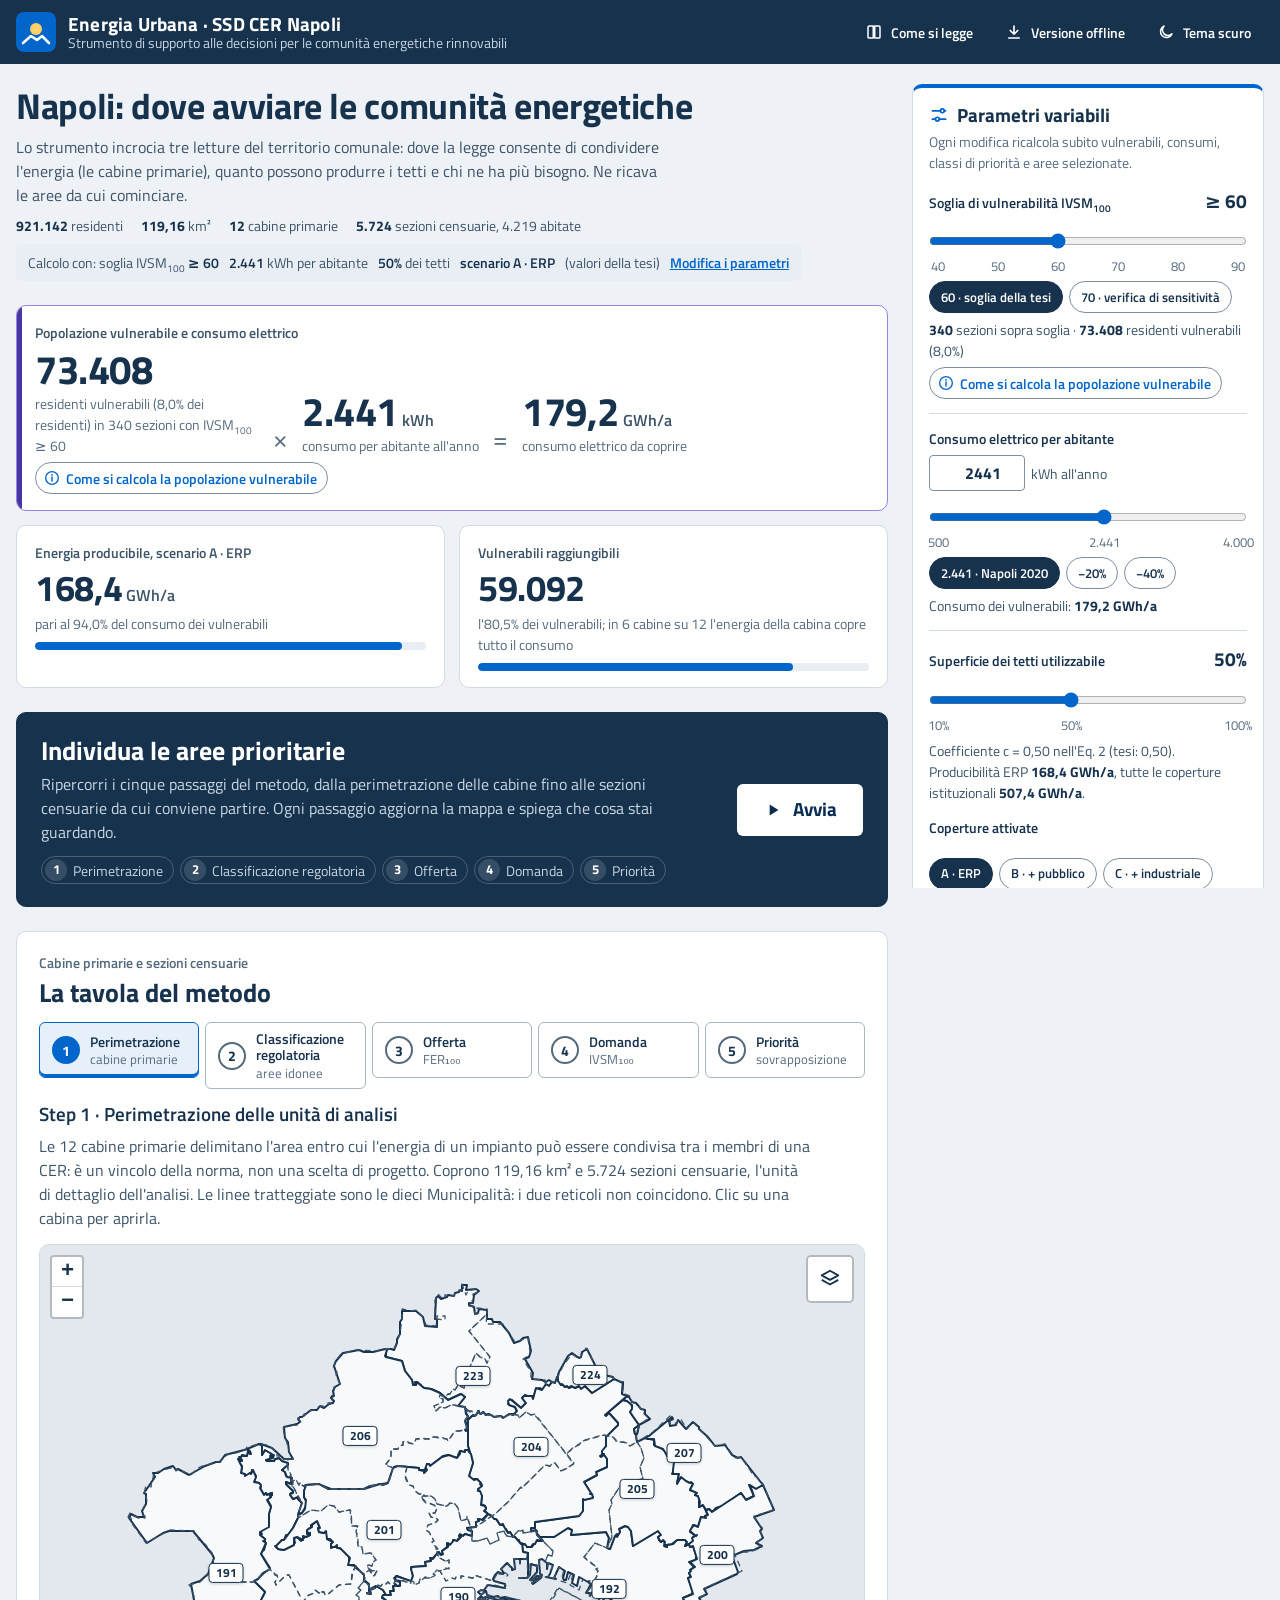
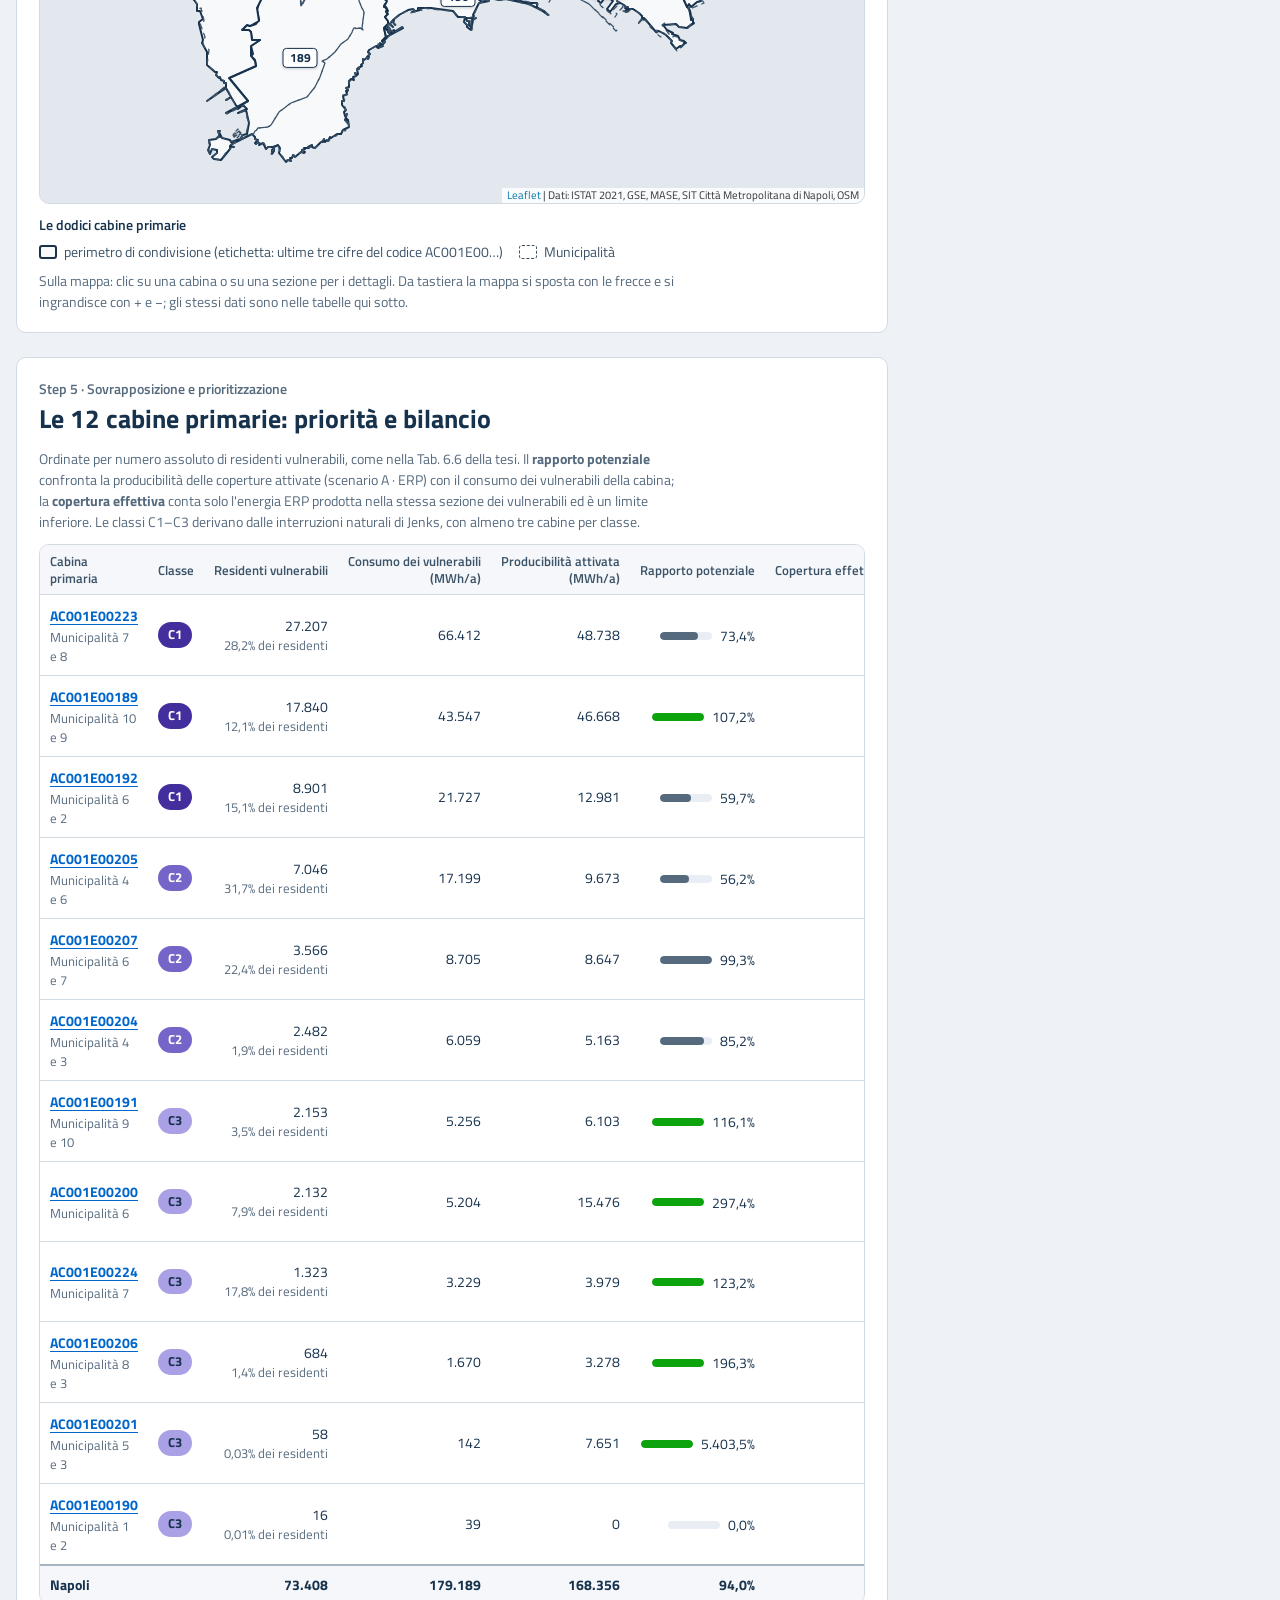
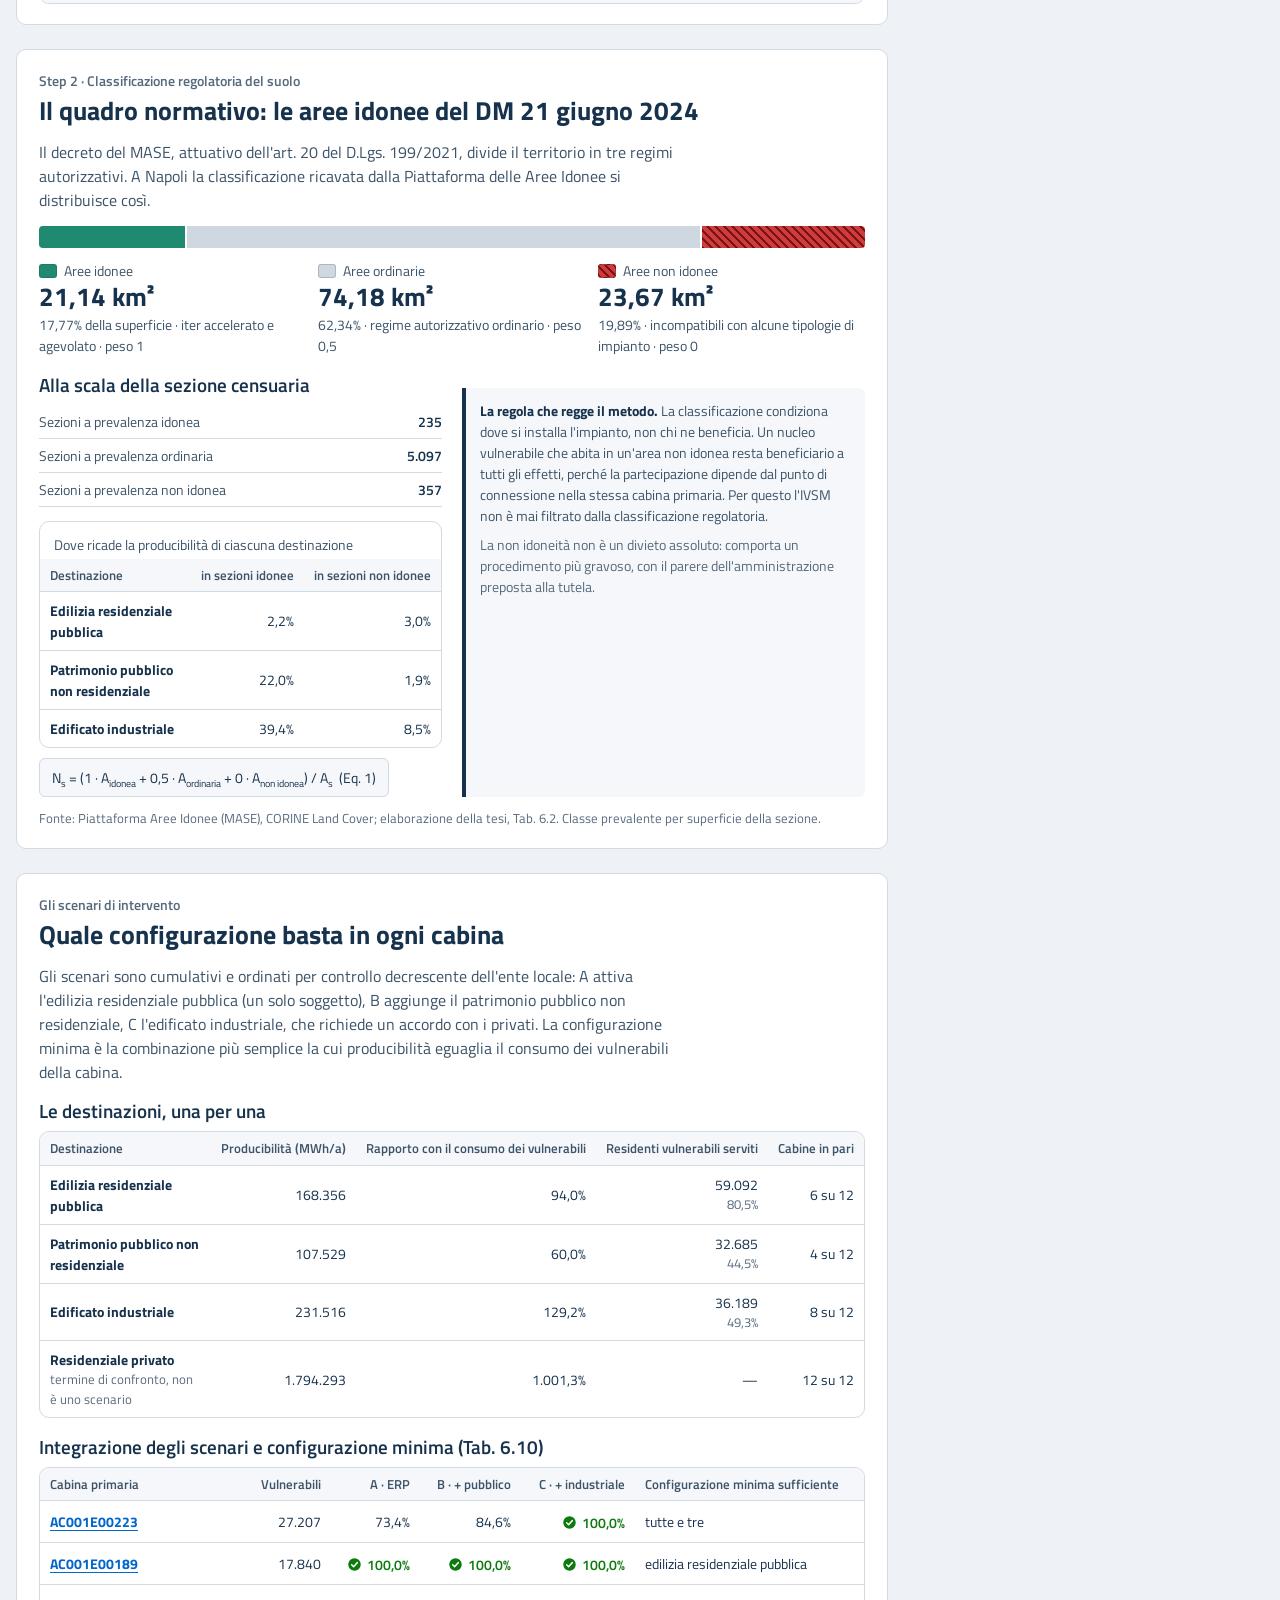
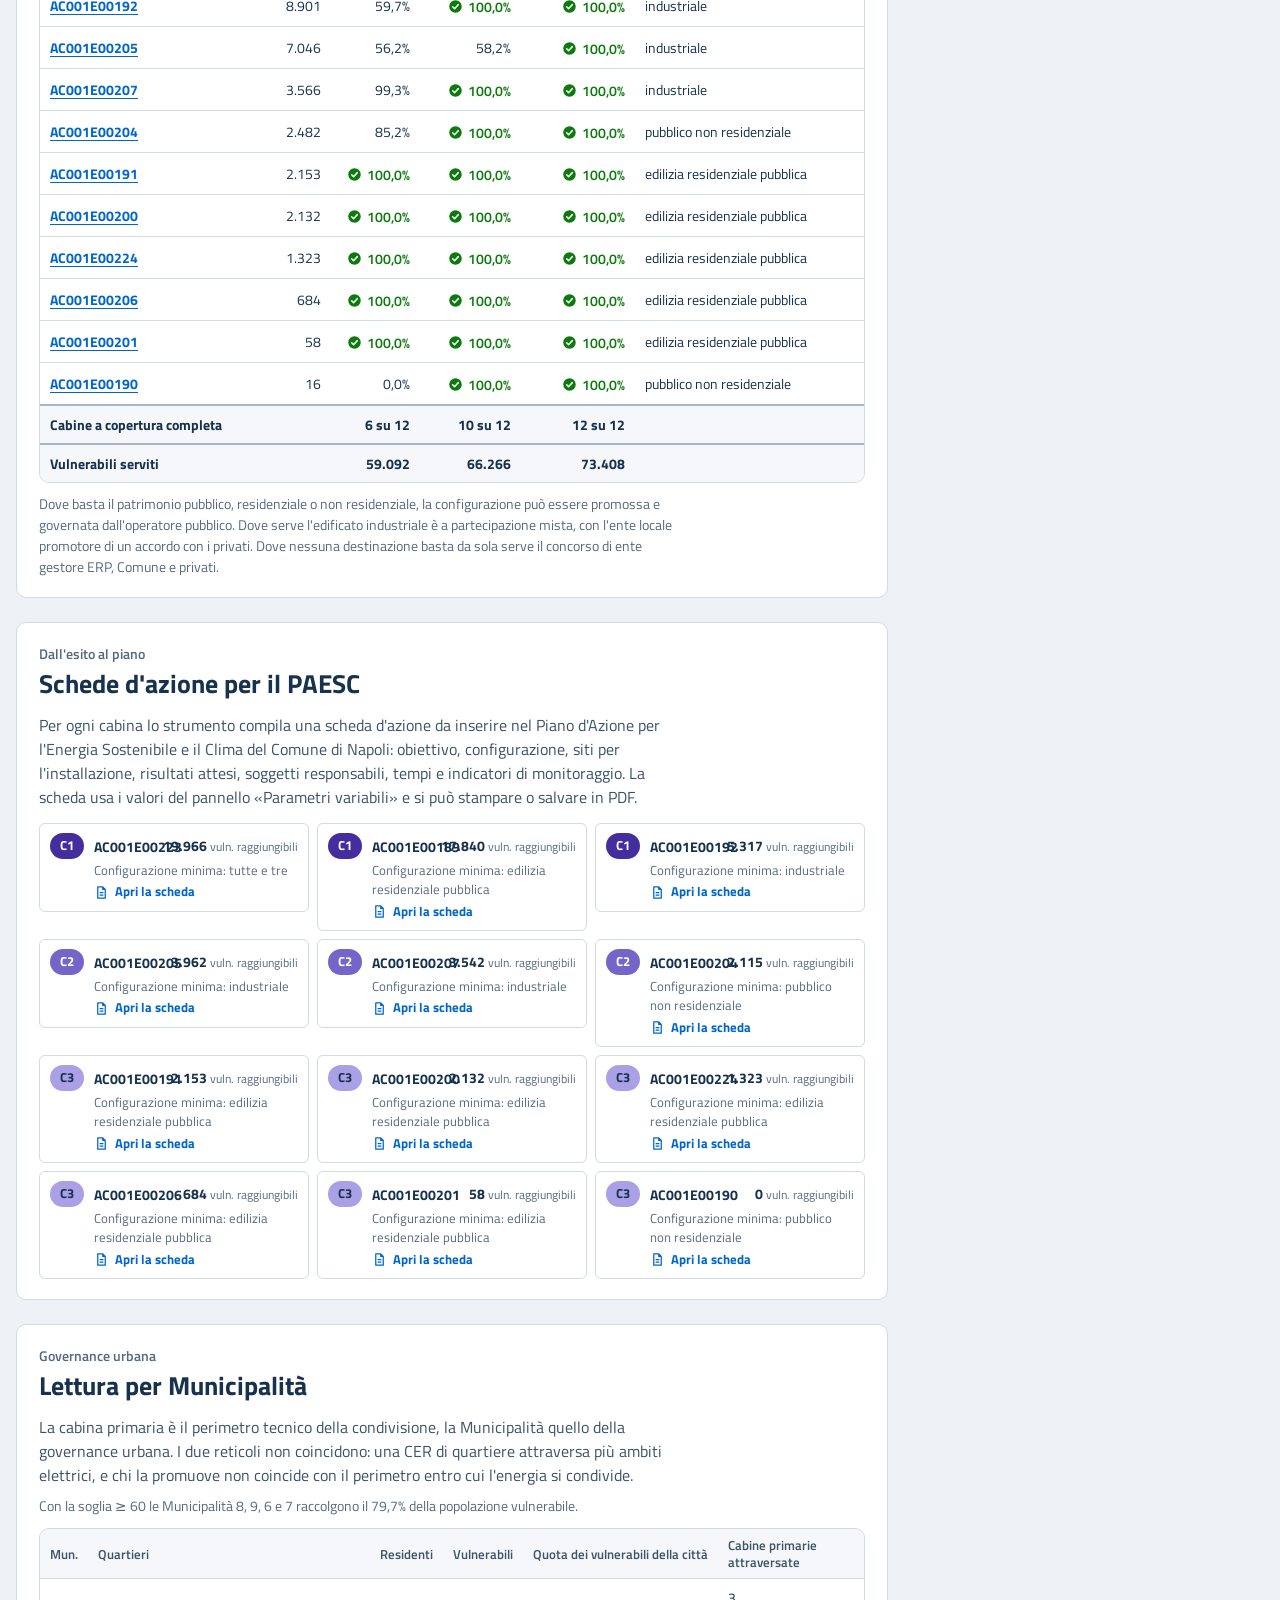
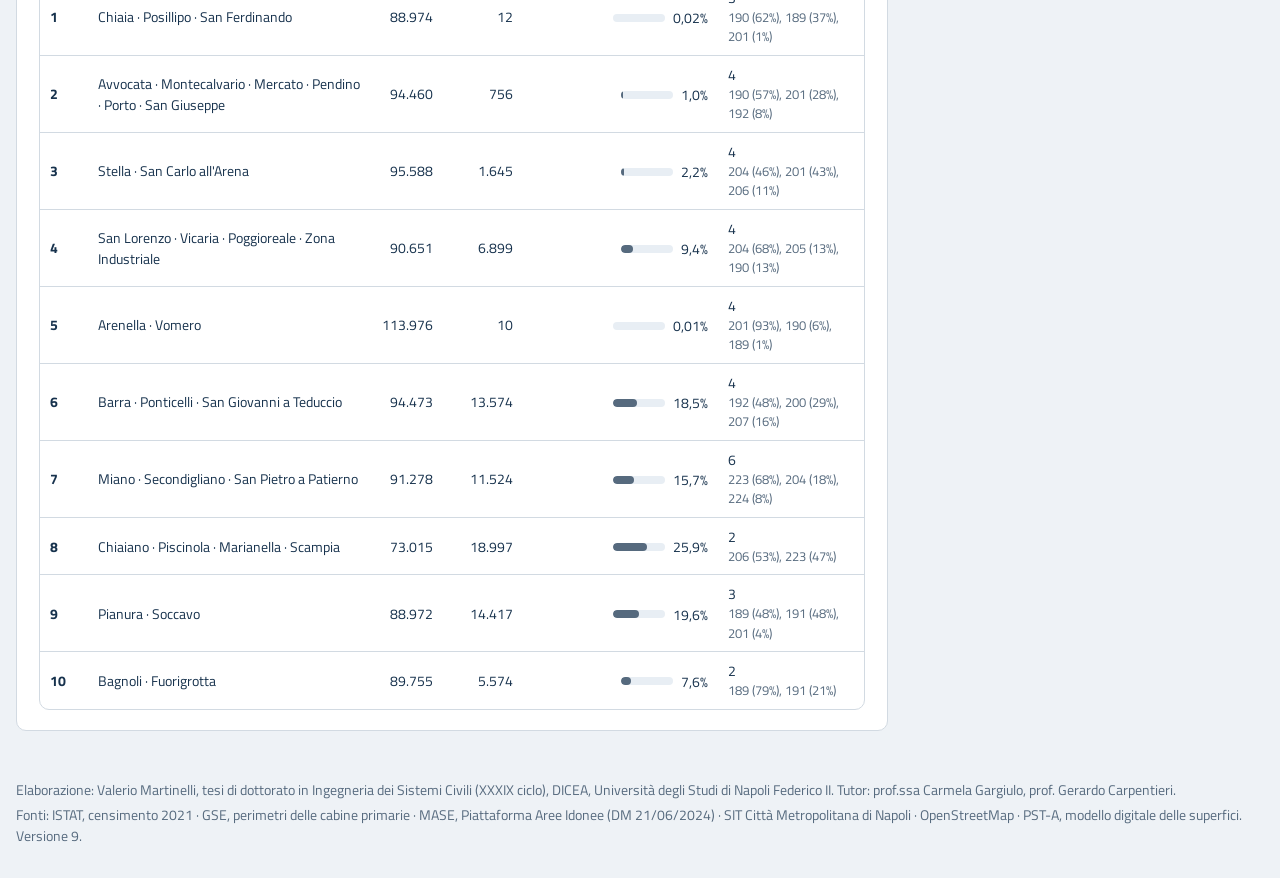
<file: index.html>
<!DOCTYPE html>
<html lang="it">
<head>
<meta charset="UTF-8">
<meta name="viewport" content="width=device-width, initial-scale=1">
<title>SSD CER Napoli</title>
<meta name="description" content="Strumento di supporto alle decisioni per le comunità energetiche rinnovabili a Napoli (versione 9).">
<meta http-equiv="refresh" content="0; url=v9/">
<link rel="canonical" href="https://dudedrugo7-dotcom.github.io/ssd-cer-napoli/v9/">
<script>location.replace('v9/' + location.search + location.hash);</script>
<style>
  body{margin:0;font-family:system-ui,-apple-system,"Segoe UI",Roboto,sans-serif;background:#fff;color:#17324d;line-height:1.5}
  main{max-width:36rem;margin:4rem auto;padding:0 1rem}
  a{color:#0059b3;font-weight:600}
  a:focus{outline:3px solid #0059b3;outline-offset:2px}
</style>
</head>
<body>
<main>
  <h1>SSD CER Napoli</h1>
  <p>Stai per essere indirizzato alla versione attuale dello strumento.
     Se non succede, <a href="v9/">apri lo strumento di supporto alle decisioni</a>.</p>
  <p>La versione precedente (v8) resta consultabile <a href="v8.html">qui</a>.</p>
</main>
</body>
</html>
</file>
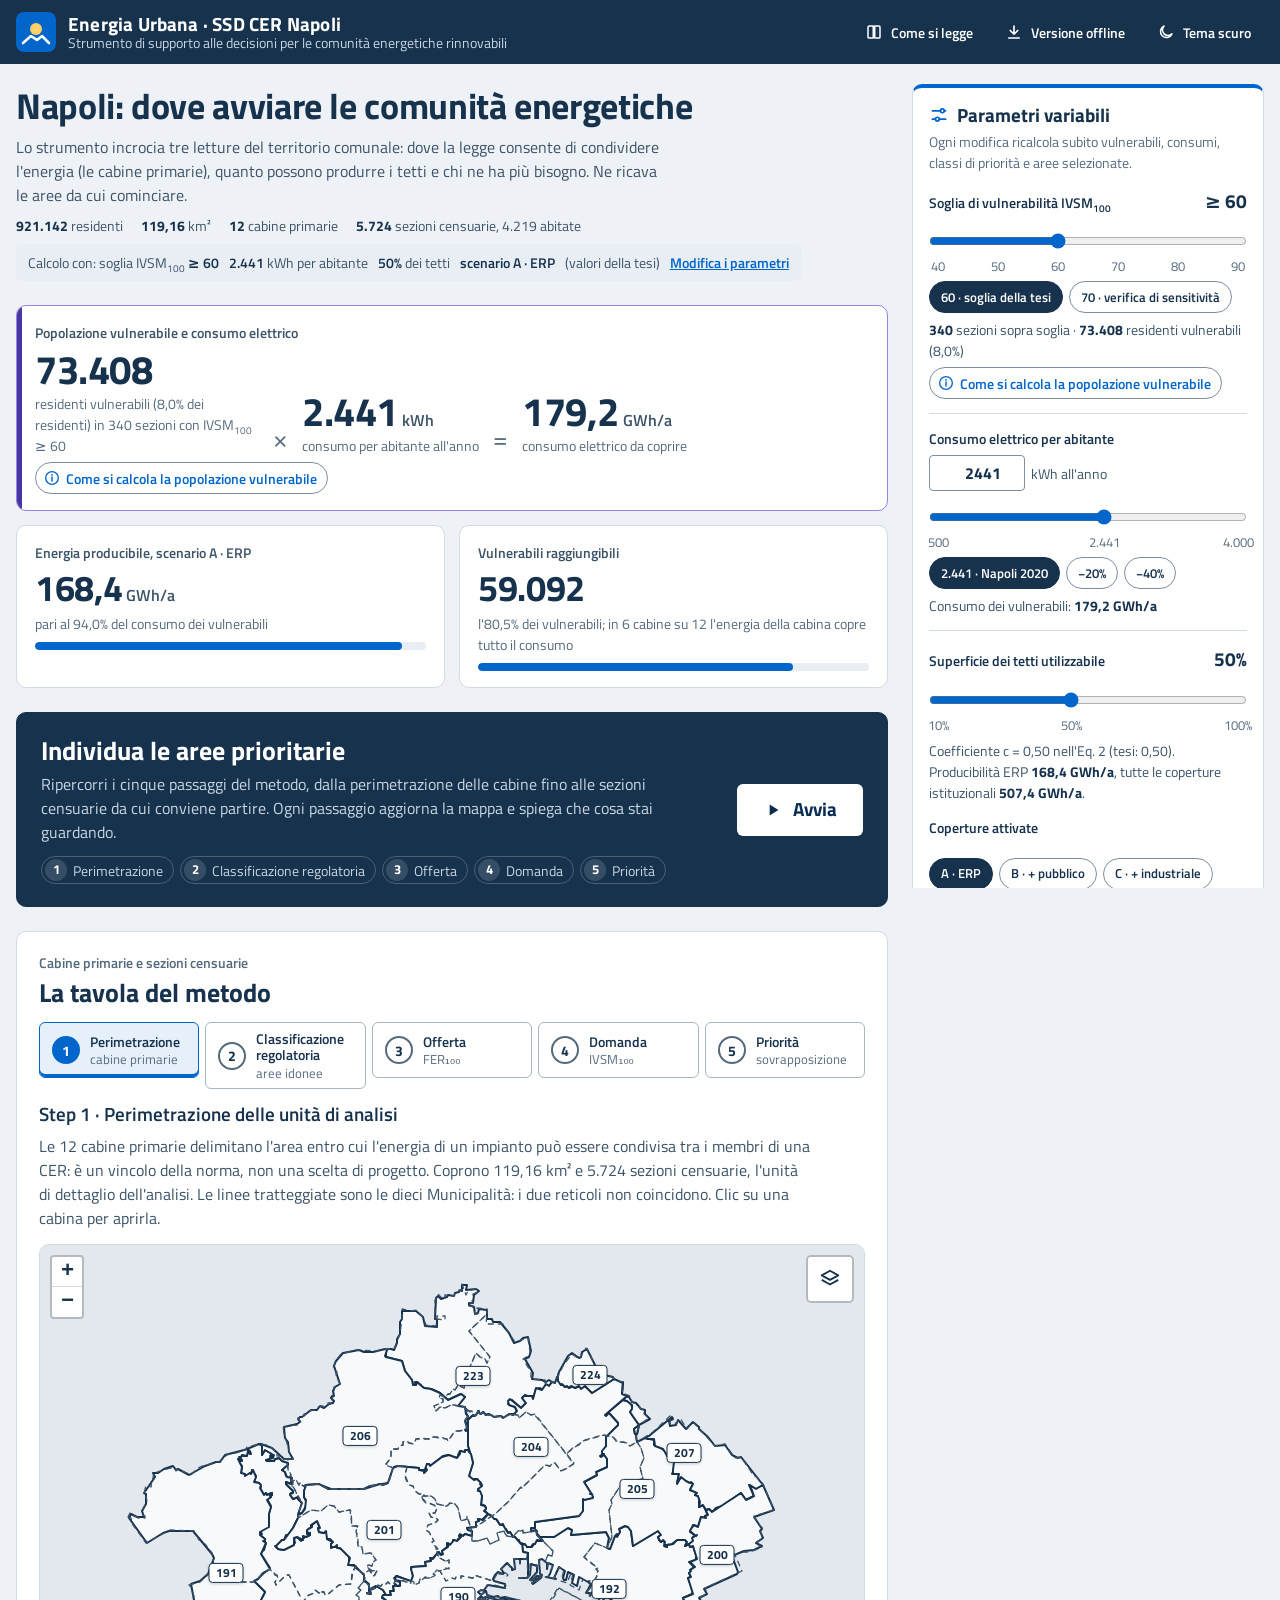
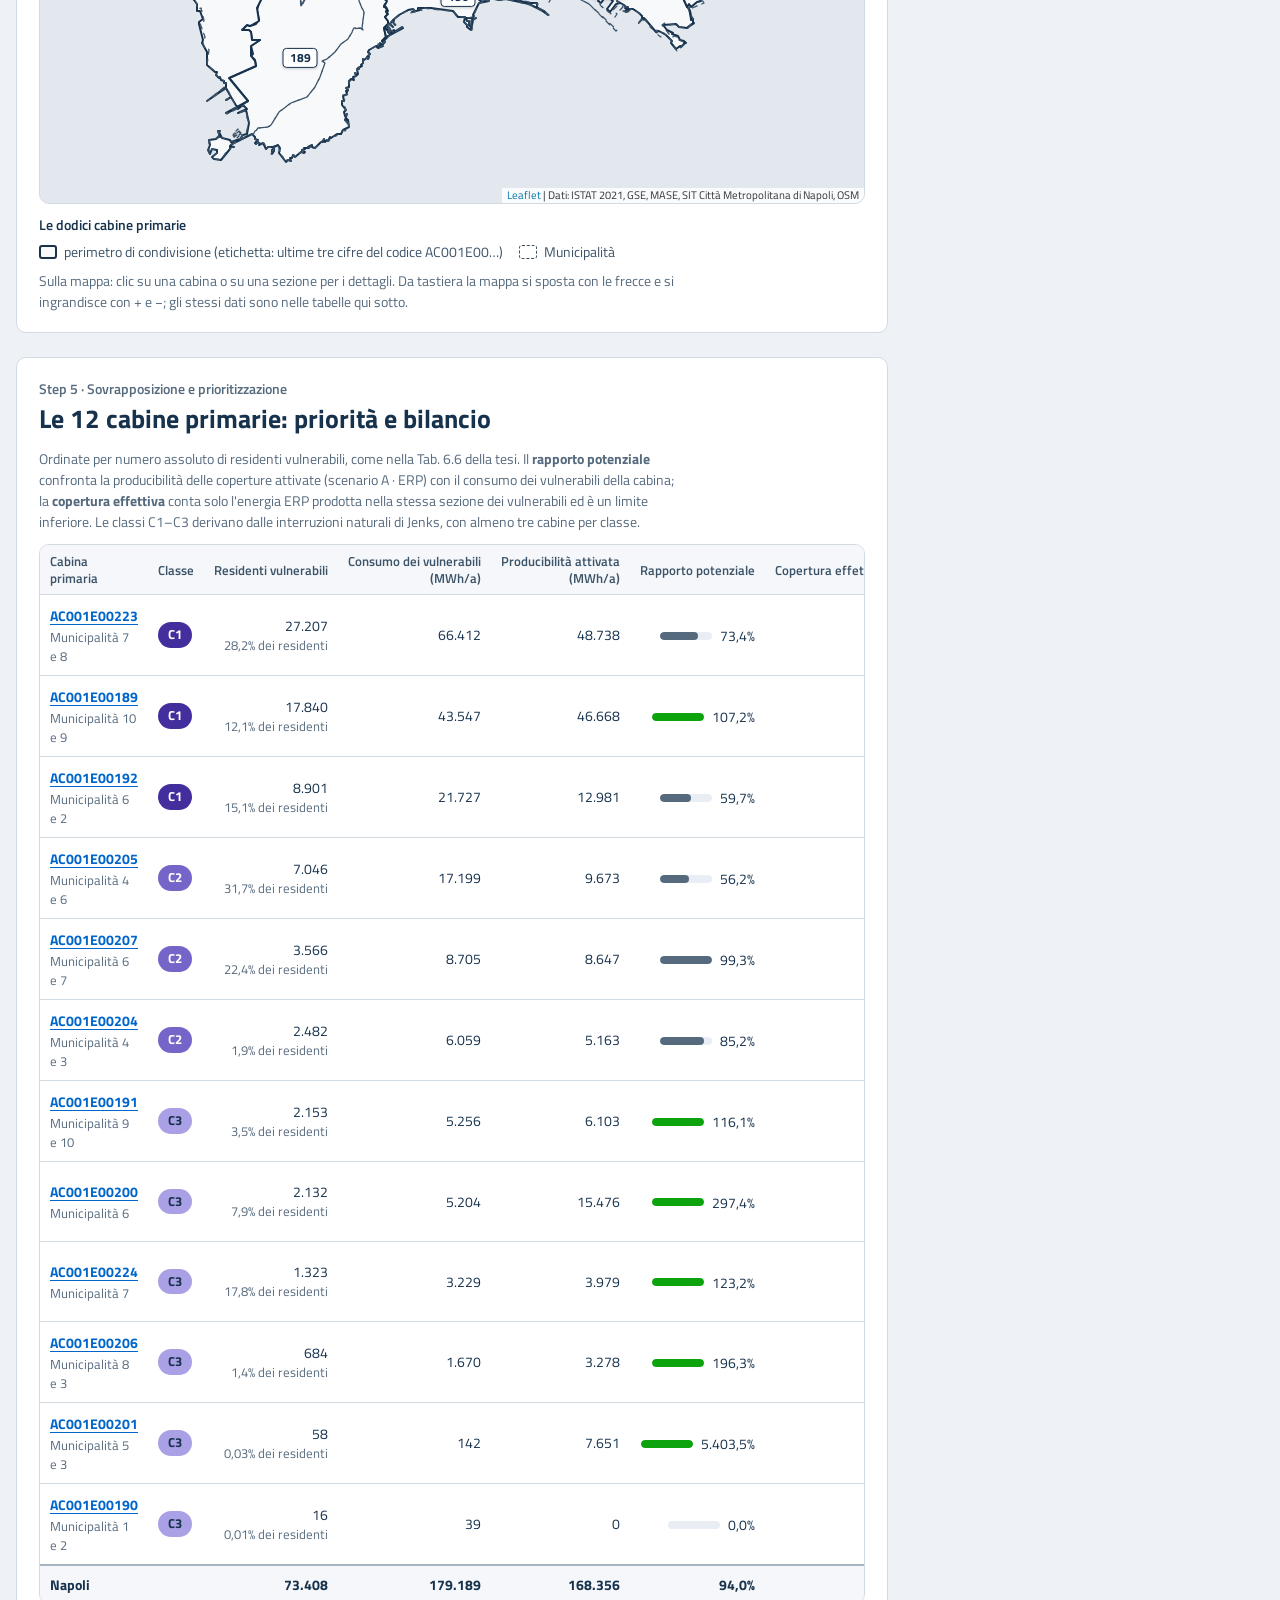
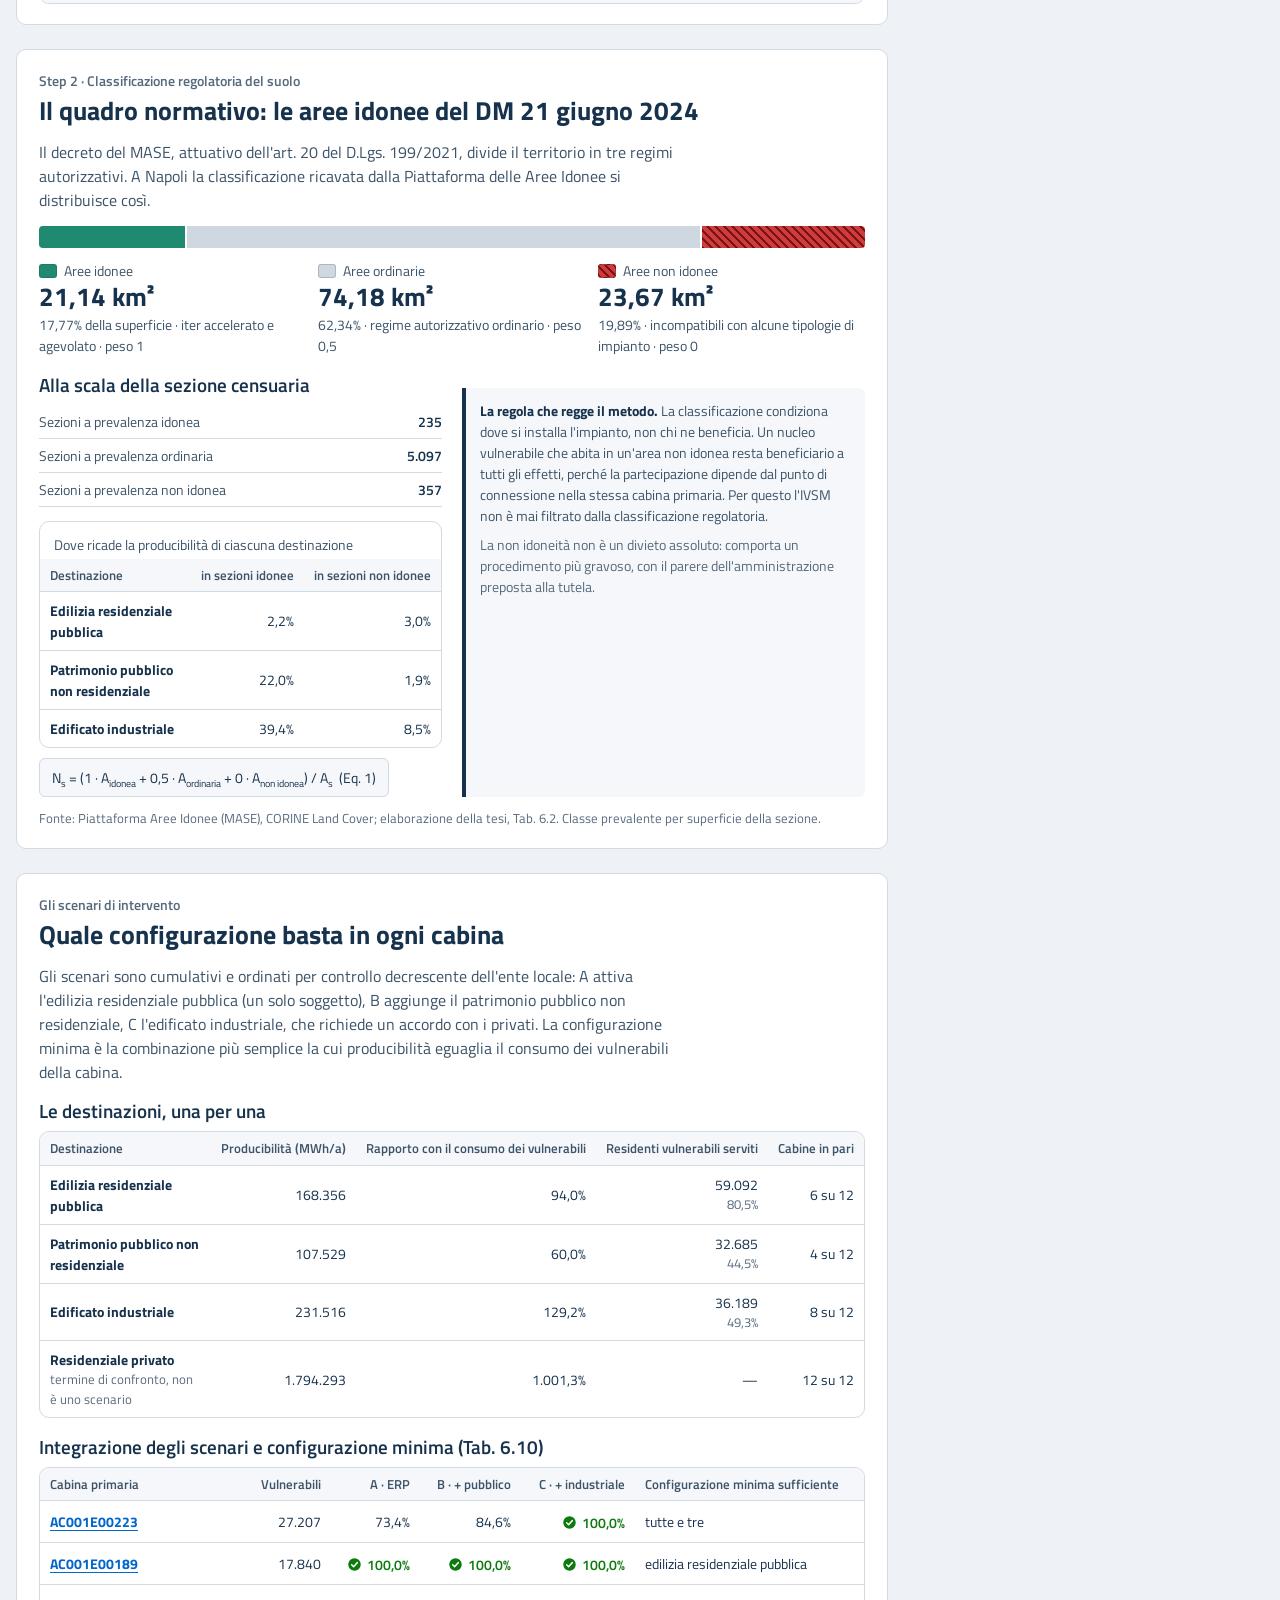
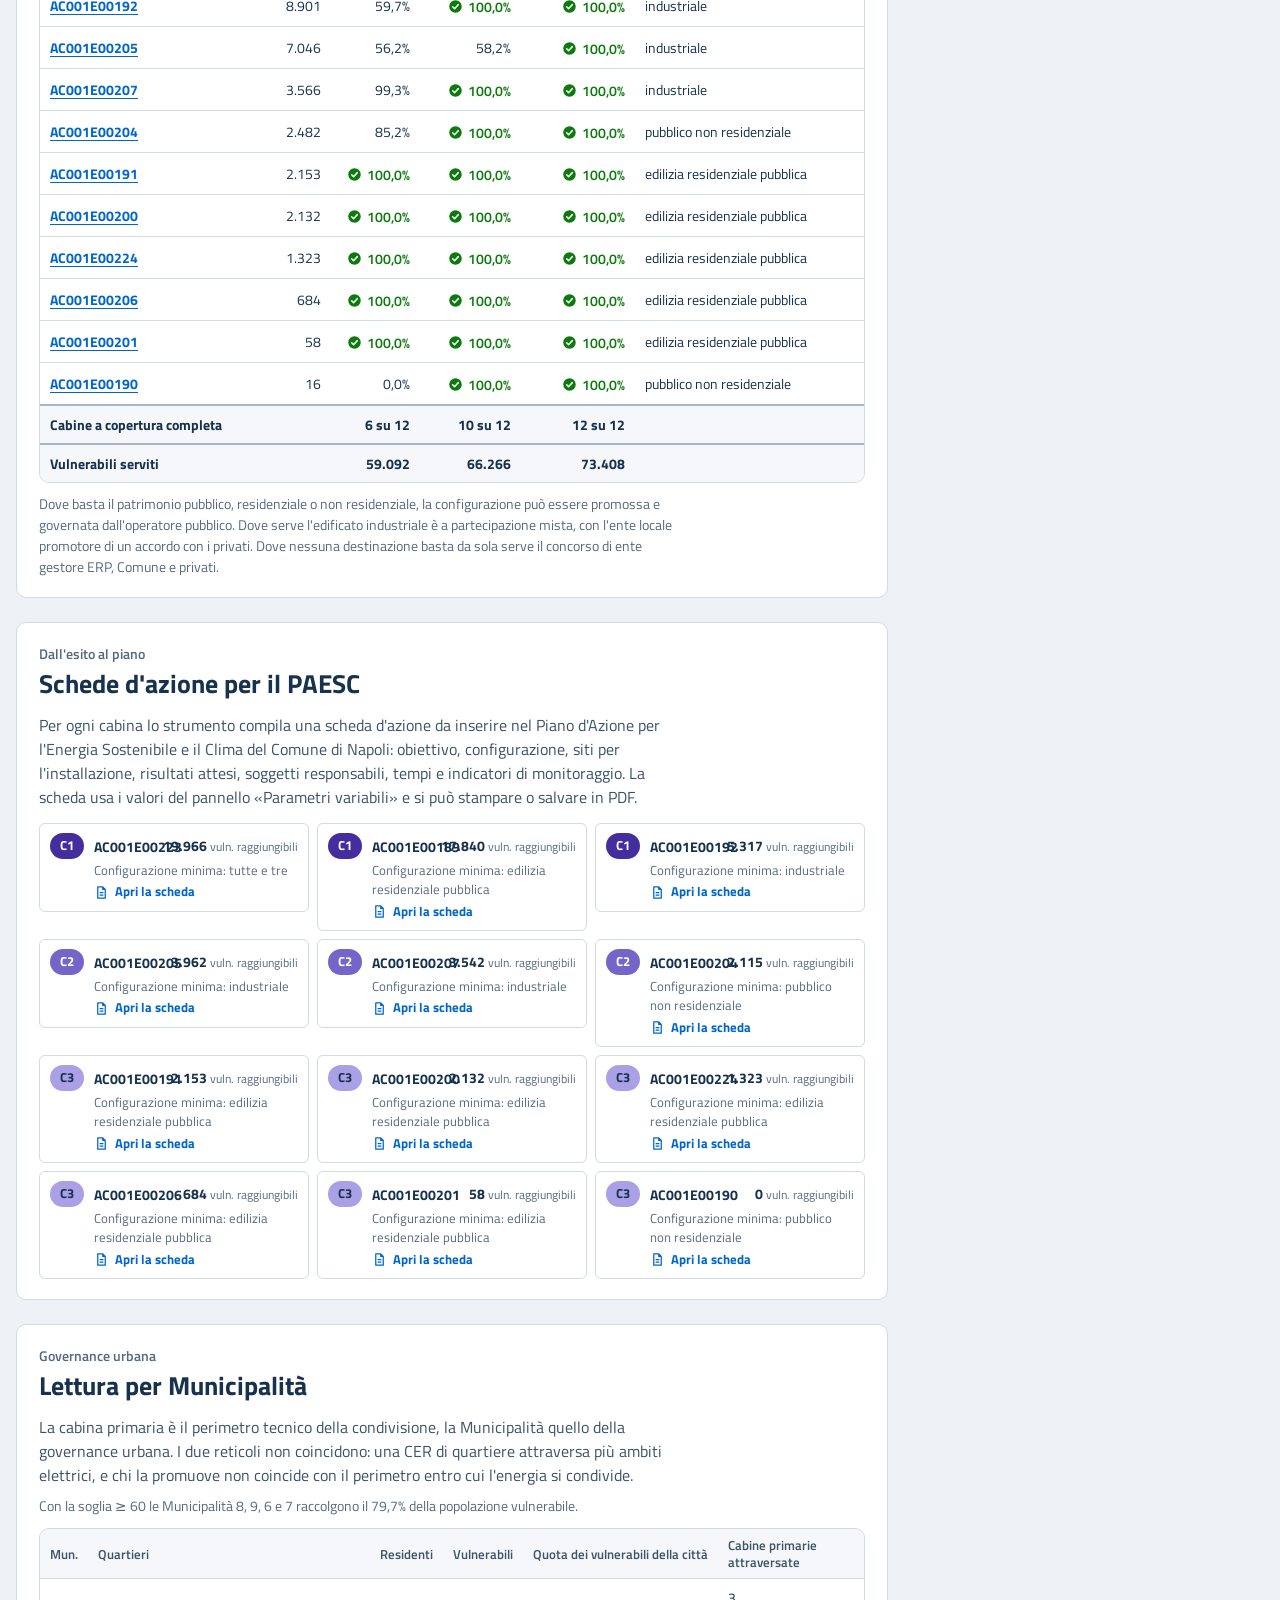
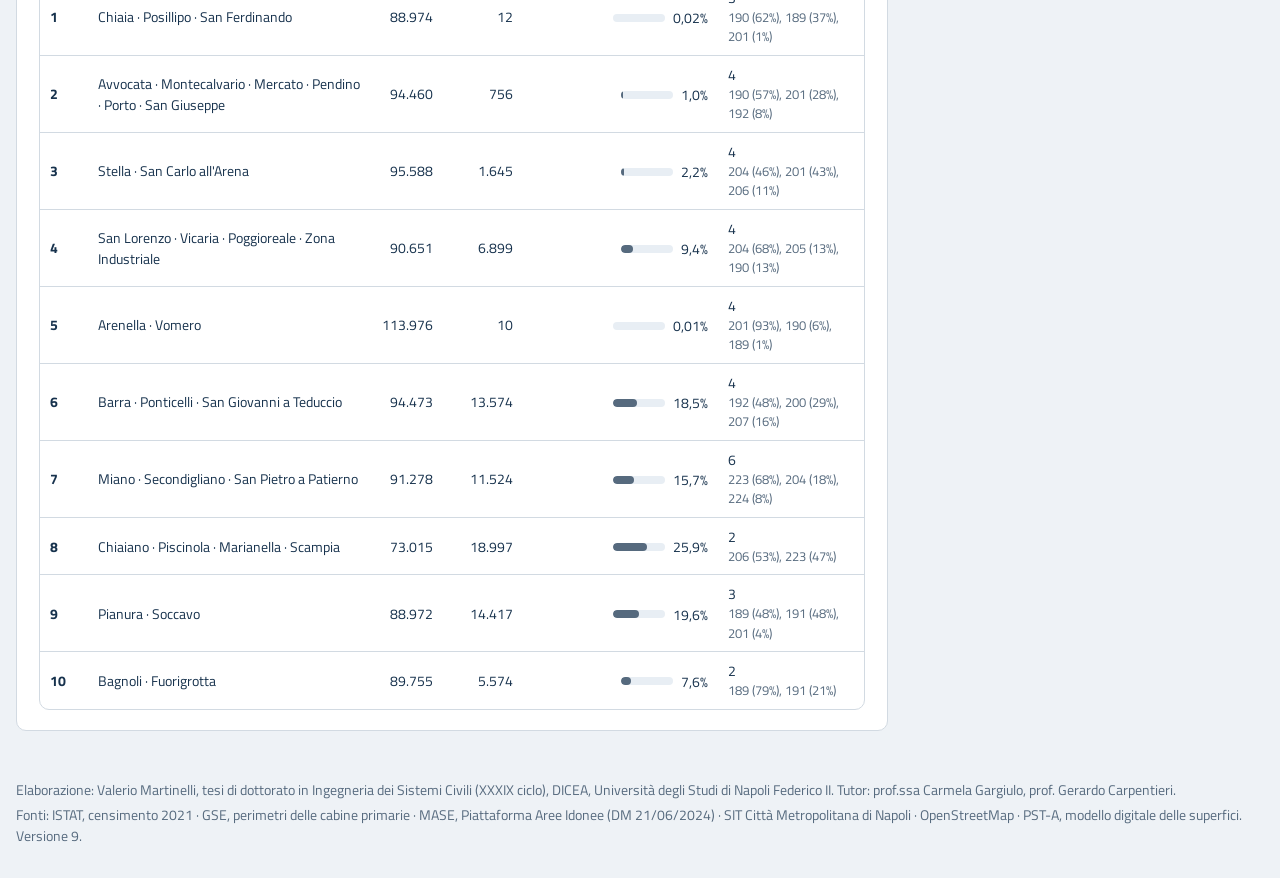
<file: v9/index.html>
<!DOCTYPE html>
<!-- SSD CER Napoli: strumento interattivo. Per usarlo apri questo file con un browser (Chrome, Edge, Firefox o Safari), non con un editor di testo. Versione online: https://dudedrugo7-dotcom.github.io/ssd-cer-napoli/v9/ -->
<html lang="it">
<head>
<meta charset="UTF-8">
<meta name="viewport" content="width=device-width, initial-scale=1, viewport-fit=cover">
<title>SSD CER Napoli</title>
<meta name="description" content="Strumento di supporto alle decisioni per le comunità energetiche rinnovabili a Napoli: cabine primarie, aree idonee, vulnerabilità dei residenti e scenari di intervento.">
<style>
@font-face{font-family:'Titillium Web';font-style:normal;font-weight:400;font-display:swap;src:url([data-uri]) format('woff2')}
@font-face{font-family:'Titillium Web';font-style:normal;font-weight:600;font-display:swap;src:url([data-uri]) format('woff2')}
@font-face{font-family:'Titillium Web';font-style:normal;font-weight:700;font-display:swap;src:url([data-uri]) format('woff2')}
/* required styles */



.leaflet-pane,

.leaflet-tile,

.leaflet-marker-icon,

.leaflet-marker-shadow,

.leaflet-tile-container,

.leaflet-pane > svg,

.leaflet-pane > canvas,

.leaflet-zoom-box,

.leaflet-image-layer,

.leaflet-layer {

	position: absolute;

	left: 0;

	top: 0;

	}

.leaflet-container {

	overflow: hidden;

	}

.leaflet-tile,

.leaflet-marker-icon,

.leaflet-marker-shadow {

	-webkit-user-select: none;

	   -moz-user-select: none;

	        user-select: none;

	  -webkit-user-drag: none;

	}

/* Prevents IE11 from highlighting tiles in blue */

.leaflet-tile::selection {

	background: transparent;

}

/* Safari renders non-retina tile on retina better with this, but Chrome is worse */

.leaflet-safari .leaflet-tile {

	image-rendering: -webkit-optimize-contrast;

	}

/* hack that prevents hw layers "stretching" when loading new tiles */

.leaflet-safari .leaflet-tile-container {

	width: 1600px;

	height: 1600px;

	-webkit-transform-origin: 0 0;

	}

.leaflet-marker-icon,

.leaflet-marker-shadow {

	display: block;

	}

/* .leaflet-container svg: reset svg max-width decleration shipped in Joomla! (joomla.org) 3.x */

/* .leaflet-container img: map is broken in FF if you have max-width: 100% on tiles */

.leaflet-container .leaflet-overlay-pane svg {

	max-width: none !important;

	max-height: none !important;

	}

.leaflet-container .leaflet-marker-pane img,

.leaflet-container .leaflet-shadow-pane img,

.leaflet-container .leaflet-tile-pane img,

.leaflet-container img.leaflet-image-layer,

.leaflet-container .leaflet-tile {

	max-width: none !important;

	max-height: none !important;

	width: auto;

	padding: 0;

	}



.leaflet-container img.leaflet-tile {

	/* See: https://bugs.chromium.org/p/chromium/issues/detail?id=600120 */

	mix-blend-mode: plus-lighter;

}



.leaflet-container.leaflet-touch-zoom {

	-ms-touch-action: pan-x pan-y;

	touch-action: pan-x pan-y;

	}

.leaflet-container.leaflet-touch-drag {

	-ms-touch-action: pinch-zoom;

	/* Fallback for FF which doesn't support pinch-zoom */

	touch-action: none;

	touch-action: pinch-zoom;

}

.leaflet-container.leaflet-touch-drag.leaflet-touch-zoom {

	-ms-touch-action: none;

	touch-action: none;

}

.leaflet-container {

	-webkit-tap-highlight-color: transparent;

}

.leaflet-container a {

	-webkit-tap-highlight-color: rgba(51, 181, 229, 0.4);

}

.leaflet-tile {

	filter: inherit;

	visibility: hidden;

	}

.leaflet-tile-loaded {

	visibility: inherit;

	}

.leaflet-zoom-box {

	width: 0;

	height: 0;

	-moz-box-sizing: border-box;

	     box-sizing: border-box;

	z-index: 800;

	}

/* workaround for https://bugzilla.mozilla.org/show_bug.cgi?id=888319 */

.leaflet-overlay-pane svg {

	-moz-user-select: none;

	}



.leaflet-pane         { z-index: 400; }



.leaflet-tile-pane    { z-index: 200; }

.leaflet-overlay-pane { z-index: 400; }

.leaflet-shadow-pane  { z-index: 500; }

.leaflet-marker-pane  { z-index: 600; }

.leaflet-tooltip-pane   { z-index: 650; }

.leaflet-popup-pane   { z-index: 700; }



.leaflet-map-pane canvas { z-index: 100; }

.leaflet-map-pane svg    { z-index: 200; }



.leaflet-vml-shape {

	width: 1px;

	height: 1px;

	}

.lvml {

	behavior: url(#default#VML);

	display: inline-block;

	position: absolute;

	}





/* control positioning */



.leaflet-control {

	position: relative;

	z-index: 800;

	pointer-events: visiblePainted; /* IE 9-10 doesn't have auto */

	pointer-events: auto;

	}

.leaflet-top,

.leaflet-bottom {

	position: absolute;

	z-index: 1000;

	pointer-events: none;

	}

.leaflet-top {

	top: 0;

	}

.leaflet-right {

	right: 0;

	}

.leaflet-bottom {

	bottom: 0;

	}

.leaflet-left {

	left: 0;

	}

.leaflet-control {

	float: left;

	clear: both;

	}

.leaflet-right .leaflet-control {

	float: right;

	}

.leaflet-top .leaflet-control {

	margin-top: 10px;

	}

.leaflet-bottom .leaflet-control {

	margin-bottom: 10px;

	}

.leaflet-left .leaflet-control {

	margin-left: 10px;

	}

.leaflet-right .leaflet-control {

	margin-right: 10px;

	}





/* zoom and fade animations */



.leaflet-fade-anim .leaflet-popup {

	opacity: 0;

	-webkit-transition: opacity 0.2s linear;

	   -moz-transition: opacity 0.2s linear;

	        transition: opacity 0.2s linear;

	}

.leaflet-fade-anim .leaflet-map-pane .leaflet-popup {

	opacity: 1;

	}

.leaflet-zoom-animated {

	-webkit-transform-origin: 0 0;

	    -ms-transform-origin: 0 0;

	        transform-origin: 0 0;

	}

svg.leaflet-zoom-animated {

	will-change: transform;

}



.leaflet-zoom-anim .leaflet-zoom-animated {

	-webkit-transition: -webkit-transform 0.25s cubic-bezier(0,0,0.25,1);

	   -moz-transition:    -moz-transform 0.25s cubic-bezier(0,0,0.25,1);

	        transition:         transform 0.25s cubic-bezier(0,0,0.25,1);

	}

.leaflet-zoom-anim .leaflet-tile,

.leaflet-pan-anim .leaflet-tile {

	-webkit-transition: none;

	   -moz-transition: none;

	        transition: none;

	}



.leaflet-zoom-anim .leaflet-zoom-hide {

	visibility: hidden;

	}





/* cursors */



.leaflet-interactive {

	cursor: pointer;

	}

.leaflet-grab {

	cursor: -webkit-grab;

	cursor:    -moz-grab;

	cursor:         grab;

	}

.leaflet-crosshair,

.leaflet-crosshair .leaflet-interactive {

	cursor: crosshair;

	}

.leaflet-popup-pane,

.leaflet-control {

	cursor: auto;

	}

.leaflet-dragging .leaflet-grab,

.leaflet-dragging .leaflet-grab .leaflet-interactive,

.leaflet-dragging .leaflet-marker-draggable {

	cursor: move;

	cursor: -webkit-grabbing;

	cursor:    -moz-grabbing;

	cursor:         grabbing;

	}



/* marker & overlays interactivity */

.leaflet-marker-icon,

.leaflet-marker-shadow,

.leaflet-image-layer,

.leaflet-pane > svg path,

.leaflet-tile-container {

	pointer-events: none;

	}



.leaflet-marker-icon.leaflet-interactive,

.leaflet-image-layer.leaflet-interactive,

.leaflet-pane > svg path.leaflet-interactive,

svg.leaflet-image-layer.leaflet-interactive path {

	pointer-events: visiblePainted; /* IE 9-10 doesn't have auto */

	pointer-events: auto;

	}



/* visual tweaks */



.leaflet-container {

	background: #ddd;

	outline-offset: 1px;

	}

.leaflet-container a {

	color: #0078A8;

	}

.leaflet-zoom-box {

	border: 2px dotted #38f;

	background: rgba(255,255,255,0.5);

	}





/* general typography */

.leaflet-container {

	font-family: "Helvetica Neue", Arial, Helvetica, sans-serif;

	font-size: 12px;

	font-size: 0.75rem;

	line-height: 1.5;

	}





/* general toolbar styles */



.leaflet-bar {

	box-shadow: 0 1px 5px rgba(0,0,0,0.65);

	border-radius: 4px;

	}

.leaflet-bar a {

	background-color: #fff;

	border-bottom: 1px solid #ccc;

	width: 26px;

	height: 26px;

	line-height: 26px;

	display: block;

	text-align: center;

	text-decoration: none;

	color: black;

	}

.leaflet-bar a,

.leaflet-control-layers-toggle {

	background-position: 50% 50%;

	background-repeat: no-repeat;

	display: block;

	}

.leaflet-bar a:hover,

.leaflet-bar a:focus {

	background-color: #f4f4f4;

	}

.leaflet-bar a:first-child {

	border-top-left-radius: 4px;

	border-top-right-radius: 4px;

	}

.leaflet-bar a:last-child {

	border-bottom-left-radius: 4px;

	border-bottom-right-radius: 4px;

	border-bottom: none;

	}

.leaflet-bar a.leaflet-disabled {

	cursor: default;

	background-color: #f4f4f4;

	color: #bbb;

	}



.leaflet-touch .leaflet-bar a {

	width: 30px;

	height: 30px;

	line-height: 30px;

	}

.leaflet-touch .leaflet-bar a:first-child {

	border-top-left-radius: 2px;

	border-top-right-radius: 2px;

	}

.leaflet-touch .leaflet-bar a:last-child {

	border-bottom-left-radius: 2px;

	border-bottom-right-radius: 2px;

	}



/* zoom control */



.leaflet-control-zoom-in,

.leaflet-control-zoom-out {

	font: bold 18px 'Lucida Console', Monaco, monospace;

	text-indent: 1px;

	}



.leaflet-touch .leaflet-control-zoom-in, .leaflet-touch .leaflet-control-zoom-out  {

	font-size: 22px;

	}





/* layers control */



.leaflet-control-layers {

	box-shadow: 0 1px 5px rgba(0,0,0,0.4);

	background: #fff;

	border-radius: 5px;

	}

.leaflet-control-layers-toggle {

	background-image: url(images/layers.png);

	width: 36px;

	height: 36px;

	}

.leaflet-retina .leaflet-control-layers-toggle {

	background-image: url(images/layers-2x.png);

	background-size: 26px 26px;

	}

.leaflet-touch .leaflet-control-layers-toggle {

	width: 44px;

	height: 44px;

	}

.leaflet-control-layers .leaflet-control-layers-list,

.leaflet-control-layers-expanded .leaflet-control-layers-toggle {

	display: none;

	}

.leaflet-control-layers-expanded .leaflet-control-layers-list {

	display: block;

	position: relative;

	}

.leaflet-control-layers-expanded {

	padding: 6px 10px 6px 6px;

	color: #333;

	background: #fff;

	}

.leaflet-control-layers-scrollbar {

	overflow-y: scroll;

	overflow-x: hidden;

	padding-right: 5px;

	}

.leaflet-control-layers-selector {

	margin-top: 2px;

	position: relative;

	top: 1px;

	}

.leaflet-control-layers label {

	display: block;

	font-size: 13px;

	font-size: 1.08333em;

	}

.leaflet-control-layers-separator {

	height: 0;

	border-top: 1px solid #ddd;

	margin: 5px -10px 5px -6px;

	}



/* Default icon URLs */

.leaflet-default-icon-path { /* used only in path-guessing heuristic, see L.Icon.Default */

	background-image: url(images/marker-icon.png);

	}





/* attribution and scale controls */



.leaflet-container .leaflet-control-attribution {

	background: #fff;

	background: rgba(255, 255, 255, 0.8);

	margin: 0;

	}

.leaflet-control-attribution,

.leaflet-control-scale-line {

	padding: 0 5px;

	color: #333;

	line-height: 1.4;

	}

.leaflet-control-attribution a {

	text-decoration: none;

	}

.leaflet-control-attribution a:hover,

.leaflet-control-attribution a:focus {

	text-decoration: underline;

	}

.leaflet-attribution-flag {

	display: inline !important;

	vertical-align: baseline !important;

	width: 1em;

	height: 0.6669em;

	}

.leaflet-left .leaflet-control-scale {

	margin-left: 5px;

	}

.leaflet-bottom .leaflet-control-scale {

	margin-bottom: 5px;

	}

.leaflet-control-scale-line {

	border: 2px solid #777;

	border-top: none;

	line-height: 1.1;

	padding: 2px 5px 1px;

	white-space: nowrap;

	-moz-box-sizing: border-box;

	     box-sizing: border-box;

	background: rgba(255, 255, 255, 0.8);

	text-shadow: 1px 1px #fff;

	}

.leaflet-control-scale-line:not(:first-child) {

	border-top: 2px solid #777;

	border-bottom: none;

	margin-top: -2px;

	}

.leaflet-control-scale-line:not(:first-child):not(:last-child) {

	border-bottom: 2px solid #777;

	}



.leaflet-touch .leaflet-control-attribution,

.leaflet-touch .leaflet-control-layers,

.leaflet-touch .leaflet-bar {

	box-shadow: none;

	}

.leaflet-touch .leaflet-control-layers,

.leaflet-touch .leaflet-bar {

	border: 2px solid rgba(0,0,0,0.2);

	background-clip: padding-box;

	}





/* popup */



.leaflet-popup {

	position: absolute;

	text-align: center;

	margin-bottom: 20px;

	}

.leaflet-popup-content-wrapper {

	padding: 1px;

	text-align: left;

	border-radius: 12px;

	}

.leaflet-popup-content {

	margin: 13px 24px 13px 20px;

	line-height: 1.3;

	font-size: 13px;

	font-size: 1.08333em;

	min-height: 1px;

	}

.leaflet-popup-content p {

	margin: 17px 0;

	margin: 1.3em 0;

	}

.leaflet-popup-tip-container {

	width: 40px;

	height: 20px;

	position: absolute;

	left: 50%;

	margin-top: -1px;

	margin-left: -20px;

	overflow: hidden;

	pointer-events: none;

	}

.leaflet-popup-tip {

	width: 17px;

	height: 17px;

	padding: 1px;



	margin: -10px auto 0;

	pointer-events: auto;



	-webkit-transform: rotate(45deg);

	   -moz-transform: rotate(45deg);

	    -ms-transform: rotate(45deg);

	        transform: rotate(45deg);

	}

.leaflet-popup-content-wrapper,

.leaflet-popup-tip {

	background: white;

	color: #333;

	box-shadow: 0 3px 14px rgba(0,0,0,0.4);

	}

.leaflet-container a.leaflet-popup-close-button {

	position: absolute;

	top: 0;

	right: 0;

	border: none;

	text-align: center;

	width: 24px;

	height: 24px;

	font: 16px/24px Tahoma, Verdana, sans-serif;

	color: #757575;

	text-decoration: none;

	background: transparent;

	}

.leaflet-container a.leaflet-popup-close-button:hover,

.leaflet-container a.leaflet-popup-close-button:focus {

	color: #585858;

	}

.leaflet-popup-scrolled {

	overflow: auto;

	}



.leaflet-oldie .leaflet-popup-content-wrapper {

	-ms-zoom: 1;

	}

.leaflet-oldie .leaflet-popup-tip {

	width: 24px;

	margin: 0 auto;



	-ms-filter: "progid:DXImageTransform.Microsoft.Matrix(M11=0.70710678, M12=0.70710678, M21=-0.70710678, M22=0.70710678)";

	filter: progid:DXImageTransform.Microsoft.Matrix(M11=0.70710678, M12=0.70710678, M21=-0.70710678, M22=0.70710678);

	}



.leaflet-oldie .leaflet-control-zoom,

.leaflet-oldie .leaflet-control-layers,

.leaflet-oldie .leaflet-popup-content-wrapper,

.leaflet-oldie .leaflet-popup-tip {

	border: 1px solid #999;

	}





/* div icon */



.leaflet-div-icon {

	background: #fff;

	border: 1px solid #666;

	}





/* Tooltip */

/* Base styles for the element that has a tooltip */

.leaflet-tooltip {

	position: absolute;

	padding: 6px;

	background-color: #fff;

	border: 1px solid #fff;

	border-radius: 3px;

	color: #222;

	white-space: nowrap;

	-webkit-user-select: none;

	-moz-user-select: none;

	-ms-user-select: none;

	user-select: none;

	pointer-events: none;

	box-shadow: 0 1px 3px rgba(0,0,0,0.4);

	}

.leaflet-tooltip.leaflet-interactive {

	cursor: pointer;

	pointer-events: auto;

	}

.leaflet-tooltip-top:before,

.leaflet-tooltip-bottom:before,

.leaflet-tooltip-left:before,

.leaflet-tooltip-right:before {

	position: absolute;

	pointer-events: none;

	border: 6px solid transparent;

	background: transparent;

	content: "";

	}



/* Directions */



.leaflet-tooltip-bottom {

	margin-top: 6px;

}

.leaflet-tooltip-top {

	margin-top: -6px;

}

.leaflet-tooltip-bottom:before,

.leaflet-tooltip-top:before {

	left: 50%;

	margin-left: -6px;

	}

.leaflet-tooltip-top:before {

	bottom: 0;

	margin-bottom: -12px;

	border-top-color: #fff;

	}

.leaflet-tooltip-bottom:before {

	top: 0;

	margin-top: -12px;

	margin-left: -6px;

	border-bottom-color: #fff;

	}

.leaflet-tooltip-left {

	margin-left: -6px;

}

.leaflet-tooltip-right {

	margin-left: 6px;

}

.leaflet-tooltip-left:before,

.leaflet-tooltip-right:before {

	top: 50%;

	margin-top: -6px;

	}

.leaflet-tooltip-left:before {

	right: 0;

	margin-right: -12px;

	border-left-color: #fff;

	}

.leaflet-tooltip-right:before {

	left: 0;

	margin-left: -12px;

	border-right-color: #fff;

	}



/* Printing */



@media print {

	/* Prevent printers from removing background-images of controls. */

	.leaflet-control {

		-webkit-print-color-adjust: exact;

		print-color-adjust: exact;

		}

	}


.leaflet-control-layers-toggle{background-image:url("data:image/svg+xml,%3Csvg xmlns=%27http://www.w3.org/2000/svg%27 viewBox=%270 0 24 24%27%3E%3Cpath d=%27M12 3l9 5-9 5-9-5zM3 13l9 5 9-5%27 fill=%27none%27 stroke=%27%2317324d%27 stroke-width=%272%27 stroke-linejoin=%27round%27/%3E%3C/svg%3E")!important;background-size:22px 22px!important}
/* =====================================================================
   SSD CER Napoli · v9
   Impianto: una "tavola di piano" su linguaggio Designers Italia.
   Colonna principale a sinistra (sintesi, mappa, tabelle), colonna
   destra fissa con i parametri variabili e le dodici cabine primarie.
   Colori dei dati verificati per daltonismo (OKLab, simulazione Machado 2009).
   ===================================================================== */
:root{
  /* superfici e inchiostri */
  --paper:#eef2f6; --sheet:#ffffff; --sheet-2:#f5f7fa; --sheet-3:#e8eef4;
  --ink:#17324d; --ink-2:#3c5368; --ink-3:#566a7e;
  --rule:#d2dae2; --rule-2:#a8b6c4; --field:#7d8fa1;
  --accent:#0066cc; --accent-2:#00478f; --accent-wash:#e6f0fa; --on-accent:#ffffff;
  --head:#16324c; --head-ink:#ffffff; --head-ink-2:#c9d6e3;
  --focus:#0b3d91; --focus-halo:#ffffff;
  --good:#0c7a0c; --good-fill:#0ca30c; --warn:#a15c00; --warn-fill:#fab219; --crit:#b42828; --crit-fill:#d03b3b;
  --shadow:0 1px 2px rgba(23,50,77,.08), 0 4px 16px rgba(23,50,77,.06);
  /* mappa */
  --m-bg:#e2e8ee; --m-line:rgba(23,50,77,.20); --m-cab:#17324d; --m-cabfill:#f7f9fb;
  --m-label-bg:#ffffff; --m-label-ink:#17324d;
  --sez-ll:#f3f5f8; --sez-none:#e9edf1;
  --reg-idonea:#1f8a70; --reg-ord:#cfd8e1; --reg-non:#d03b3b; --reg-hatch:#7a1414;
  --off-1:#faeecd; --off-2:#f9d28a; --off-3:#f3aa40; --off-4:#d57c11; --off-5:#9f5618;
  --dom-1:#e7e5fb; --dom-2:#c3bcf2; --dom-3:#9287e0; --dom-4:#4934a3;
  --pri-1:#442e9d; --pri-2:#7565c9; --pri-3:#aaa0e6;
  --sez-hh:#a3123a; --sez-lh:#4a3aa7; --sez-hl:#f4c86a;
  --avvio:#16324c; --avvio-bordo:#16324c;
  --bld-erp:#2a78d6; --bld-pub:#eb6834; --bld-ind:#1baf7a; --bld-res:#9aa7b4;
  /* tipografia: il carattere dei siti della PA italiana */
  --font:'Titillium Web', system-ui, -apple-system, 'Segoe UI', Roboto, sans-serif;
  --fs-xs:.8125rem; --fs-s:.875rem; --fs-m:1rem; --fs-l:1.1875rem; --fs-xl:1.625rem; --fs-xxl:2.25rem;
  --r-s:4px; --r-m:6px; --r-l:10px;
  --head-h:64px;
  color-scheme:light;
}
@media (prefers-color-scheme: dark){
  :root:not([data-theme="light"]){
    --paper:#0e151c; --sheet:#16202b; --sheet-2:#1c2834; --sheet-3:#223140;
    --ink:#e9eff5; --ink-2:#bccad7; --ink-3:#93a5b6;
    --rule:#2b3947; --rule-2:#43566a; --field:#6d8296;
    --accent:#5aa6ff; --accent-2:#8cc2ff; --accent-wash:#16304d; --on-accent:#0b1622;
    --head:#0b1622; --head-ink:#e9eff5; --head-ink-2:#a9bccd;
    --focus:#ffd166; --focus-halo:#0e151c;
    --good:#5fd35f; --good-fill:#0ca30c; --warn:#f2b84b; --warn-fill:#fab219; --crit:#ff7b7b; --crit-fill:#d03b3b;
    --shadow:0 1px 2px rgba(0,0,0,.4), 0 6px 20px rgba(0,0,0,.35);
    --m-bg:#0b1117; --m-line:rgba(233,239,245,.16); --m-cab:#e9eff5; --m-cabfill:#1c2834;
    --m-label-bg:#0e151c; --m-label-ink:#e9eff5;
    --sez-ll:#1a2530; --sez-none:#131c25;
    --reg-idonea:#1d9b78; --reg-ord:#3a4856; --reg-non:#e05a5a; --reg-hatch:#ffc2c2;
    --off-1:#3b2a17; --off-2:#643e0d; --off-3:#955900; --off-4:#c98000; --off-5:#f0b21b;
    --dom-1:#2d2a41; --dom-2:#473f70; --dom-3:#675aaf; --dom-4:#968dfd;
    --pri-1:#b5b1ff; --pri-2:#8c7de4; --pri-3:#695ca3;
    --sez-hh:#d55181; --sez-lh:#9085e9; --sez-hl:#7d5f1c;
    --avvio:#14304f; --avvio-bordo:#2f5683;
    --bld-erp:#3987e5; --bld-pub:#d95926; --bld-ind:#199e70; --bld-res:#5d6b78;
    color-scheme:dark;
  }
}
:root[data-theme="dark"]{
  --paper:#0e151c; --sheet:#16202b; --sheet-2:#1c2834; --sheet-3:#223140;
  --ink:#e9eff5; --ink-2:#bccad7; --ink-3:#93a5b6;
  --rule:#2b3947; --rule-2:#43566a; --field:#6d8296;
  --accent:#5aa6ff; --accent-2:#8cc2ff; --accent-wash:#16304d; --on-accent:#0b1622;
  --head:#0b1622; --head-ink:#e9eff5; --head-ink-2:#a9bccd;
  --focus:#ffd166; --focus-halo:#0e151c;
  --good:#5fd35f; --good-fill:#0ca30c; --warn:#f2b84b; --warn-fill:#fab219; --crit:#ff7b7b; --crit-fill:#d03b3b;
  --shadow:0 1px 2px rgba(0,0,0,.4), 0 6px 20px rgba(0,0,0,.35);
  --m-bg:#0b1117; --m-line:rgba(233,239,245,.16); --m-cab:#e9eff5; --m-cabfill:#1c2834;
  --m-label-bg:#0e151c; --m-label-ink:#e9eff5;
  --sez-ll:#1a2530; --sez-none:#131c25;
  --reg-idonea:#1d9b78; --reg-ord:#3a4856; --reg-non:#e05a5a; --reg-hatch:#ffc2c2;
  --off-1:#3b2a17; --off-2:#643e0d; --off-3:#955900; --off-4:#c98000; --off-5:#f0b21b;
  --dom-1:#2d2a41; --dom-2:#473f70; --dom-3:#675aaf; --dom-4:#968dfd;
  --pri-1:#b5b1ff; --pri-2:#8c7de4; --pri-3:#695ca3;
  --sez-hh:#d55181; --sez-lh:#9085e9; --sez-hl:#7d5f1c;
    --avvio:#14304f; --avvio-bordo:#2f5683;
  --bld-erp:#3987e5; --bld-pub:#d95926; --bld-ind:#199e70; --bld-res:#5d6b78;
  color-scheme:dark;
}

/* ---------------------------------------------------------------- base */
*,*::before,*::after{box-sizing:border-box}
html{font-size:100%;-webkit-text-size-adjust:100%;scroll-padding-top:calc(var(--head-h) + 12px)}
body{margin:0;background:var(--paper);color:var(--ink);font-family:var(--font);font-size:var(--fs-m);line-height:1.5}
h1,h2,h3,h4{margin:0;line-height:1.2;text-wrap:balance;font-weight:700}
p{margin:0}
a{color:var(--accent)}
a:hover{color:var(--accent-2)}
button,input,select{font:inherit;color:inherit}
button{cursor:pointer}
img,svg{max-width:100%}
table{border-collapse:collapse;width:100%}
[hidden]{display:none!important}
.sr-only{position:absolute!important;width:1px;height:1px;padding:0;margin:-1px;overflow:hidden;clip:rect(0 0 0 0);white-space:nowrap;border:0}
.num{font-variant-numeric:tabular-nums}
sub{font-size:.72em;line-height:0}

/* focus visibile e uniforme: doppio anello, leggibile su ogni superficie */
:focus-visible{outline:3px solid var(--focus);outline-offset:2px;box-shadow:0 0 0 2px var(--focus-halo)}
.leaflet-container:focus-visible{outline-offset:-3px}

.skip{position:absolute;left:12px;top:-100px;z-index:3000;background:var(--sheet);color:var(--ink);padding:10px 14px;border-radius:var(--r-m);border:2px solid var(--focus);font-weight:600;text-decoration:none}
.skip:focus{top:calc(env(safe-area-inset-top,0px) + 8px)}

/* ---------------------------------------------------------------- testata */
.testata{position:sticky;top:env(safe-area-inset-top,0px);z-index:1200;background:var(--head);color:var(--head-ink)}
.testata-in{max-width:1480px;margin:0 auto;padding-inline:16px;min-height:var(--head-h);display:flex;align-items:center;justify-content:space-between;gap:12px;flex-wrap:wrap}
.marchio{display:flex;align-items:center;gap:12px;color:inherit;text-decoration:none;min-width:0}
.marchio:hover{color:inherit}
.marchio svg{flex:none}
.marchio-t{display:flex;flex-direction:column;line-height:1.15;min-width:0}
.marchio-1{font-size:var(--fs-l);font-weight:700;letter-spacing:.01em}
.marchio-2{font-size:var(--fs-s);color:var(--head-ink-2)}
.testata nav{display:flex;gap:6px;align-items:center;flex-wrap:wrap}
.btn-head{display:inline-flex;align-items:center;gap:8px;min-height:40px;padding:6px 12px;border-radius:var(--r-m);border:1px solid transparent;background:transparent;color:var(--head-ink);font-size:var(--fs-s);font-weight:600;text-decoration:none}
.btn-head:hover{background:rgba(255,255,255,.10);color:var(--head-ink)}
.btn-head[aria-pressed="true"]{border-color:rgba(255,255,255,.35)}
.btn-head svg{width:18px;height:18px}
.solo-mobile{display:none}

/* ---------------------------------------------------------------- impianto */
.impianto{max-width:1480px;margin:0 auto;padding-inline:16px;padding-block:20px 40px;display:grid;grid-template-columns:minmax(0,1fr) 352px;gap:24px;align-items:start}
main{min-width:0;display:flex;flex-direction:column;gap:28px}
.vista{display:flex;flex-direction:column;gap:24px;min-width:0}
main:focus{outline:none}
.laterale{position:sticky;top:calc(env(safe-area-inset-top,0px) + var(--head-h) + 16px);max-height:calc(100vh - var(--head-h) - 32px);overflow-y:auto;display:flex;flex-direction:column;gap:16px;padding-bottom:4px;scrollbar-width:thin}

@media (max-width:1080px){
  .impianto{grid-template-columns:minmax(0,1fr)}
  .laterale{position:static;max-height:none;overflow:visible}
  .solo-mobile{display:inline-flex}
}

/* ---------------------------------------------------------------- blocchi */
.blocco{background:var(--sheet);border:1px solid var(--rule);border-radius:var(--r-l);padding:20px 22px;min-width:0}
.blocco-testa{display:flex;justify-content:space-between;align-items:flex-end;gap:12px;flex-wrap:wrap;margin-bottom:14px}
.blocco h2{font-size:var(--fs-xl)}
.blocco h3{font-size:var(--fs-l);font-weight:600}
.occhiello{font-size:var(--fs-s);font-weight:600;color:var(--ink-3);margin-bottom:4px}
.lead{color:var(--ink-2);max-width:72ch}
.nota{font-size:var(--fs-s);color:var(--ink-3);max-width:80ch}
.nota + .nota{margin-top:6px}
.fonte{font-size:var(--fs-xs);color:var(--ink-3)}

/* intestazione della vista */
.vista-testa{display:flex;flex-direction:column;gap:8px}
.vista-testa h1{font-size:var(--fs-xxl);letter-spacing:-.01em}
.vista-testa h1:focus{outline:none}
.dati-sintetici{display:flex;flex-wrap:wrap;gap:4px 18px;color:var(--ink-2);font-size:var(--fs-s)}
.dati-sintetici strong{color:var(--ink);font-weight:700}
.parametri-attivi{display:flex;flex-wrap:wrap;align-items:center;gap:6px 10px;font-size:var(--fs-s);color:var(--ink-2);background:var(--sheet-3);border-radius:var(--r-m);padding:8px 12px;width:fit-content;max-width:100%}
.parametri-attivi b{color:var(--ink);font-weight:600}
.parametri-attivi a{font-weight:600}

/* ---------------------------------------------------------------- sintesi (KPI) */
.sintesi{display:grid;grid-template-columns:repeat(2,minmax(0,1fr));gap:14px}
.kpi{background:var(--sheet);border:1px solid var(--rule);border-radius:var(--r-l);padding:16px 18px;display:flex;flex-direction:column;gap:6px;min-width:0}
.kpi-l{font-size:var(--fs-s);font-weight:600;color:var(--ink-2)}
.kpi-v{font-size:var(--fs-xxl);font-weight:700;line-height:1.05;letter-spacing:-.01em}
.kpi-v small{font-size:var(--fs-m);font-weight:600;color:var(--ink-2);letter-spacing:0;margin-left:4px}
.kpi-s{font-size:var(--fs-s);color:var(--ink-3)}
.kpi-barra{height:8px;border-radius:99px;background:var(--sheet-3);overflow:hidden;margin-top:2px}
.kpi-barra > span{display:block;height:100%;border-radius:99px;background:var(--accent)}

/* il blocco richiesto: popolazione vulnerabile e consumo, letti insieme */
.kpi-vuln{grid-column:1/-1;border-color:var(--dom-3);background:linear-gradient(180deg,var(--sheet),var(--sheet));position:relative;overflow:hidden}
.kpi-vuln::before{content:"";position:absolute;inset:0 auto 0 0;width:5px;background:var(--dom-4)}
.calcolo{display:flex;align-items:flex-end;gap:10px 14px;flex-wrap:wrap}
.calcolo .op{font-size:var(--fs-xl);font-weight:400;color:var(--ink-3);line-height:1.3}
.calcolo-v{display:flex;flex-direction:column;gap:2px;min-width:0}
.calcolo-v .kpi-v{font-size:2.5rem}
.calcolo-v .kpi-s{max-width:28ch}
.btn-info{display:inline-flex;align-items:center;gap:6px;align-self:flex-start;min-height:32px;padding:4px 10px 4px 8px;border-radius:99px;border:1px solid var(--field);background:var(--sheet);color:var(--accent);font-size:var(--fs-s);font-weight:600}
.btn-info:hover{background:var(--accent-wash)}
.btn-info svg{width:16px;height:16px}

/* ---------------------------------------------------------------- invito al percorso */
.avvio{display:grid;grid-template-columns:minmax(0,1fr) auto;gap:16px 24px;align-items:center;background:var(--avvio);border:1px solid var(--avvio-bordo);color:var(--head-ink);border-radius:var(--r-l);padding:22px 24px}
.avvio h2{font-size:var(--fs-xl);color:var(--head-ink)}
.avvio p{color:var(--head-ink-2);margin-top:6px;max-width:70ch}
.avvio ol{list-style:none;margin:12px 0 0;padding:0;display:flex;flex-wrap:wrap;gap:6px 6px;font-size:var(--fs-s);color:var(--head-ink-2)}
.avvio ol li{display:flex;align-items:center;gap:6px;padding:2px 10px 2px 3px;border:1px solid rgba(255,255,255,.22);border-radius:99px}
.avvio ol li b{display:inline-grid;place-items:center;width:22px;height:22px;border-radius:50%;background:rgba(255,255,255,.14);color:var(--head-ink);font-size:var(--fs-xs)}
.btn-avvia{display:inline-flex;align-items:center;justify-content:center;gap:10px;min-height:52px;padding:10px 26px;border-radius:var(--r-m);border:0;background:#ffffff;color:#0b2d52;font-size:var(--fs-l);font-weight:700;white-space:nowrap}
.btn-avvia:hover{background:#e6f0fa}
.btn-avvia svg{width:20px;height:20px}

/* ---------------------------------------------------------------- pulsanti generici */
.btn{display:inline-flex;align-items:center;justify-content:center;gap:8px;min-height:40px;padding:6px 14px;border-radius:var(--r-m);border:1px solid var(--field);background:var(--sheet);color:var(--ink);font-size:var(--fs-s);font-weight:600;text-decoration:none;line-height:1.2}
.btn:hover{border-color:var(--accent);color:var(--accent)}
.btn-primario{background:var(--accent);border-color:var(--accent);color:var(--on-accent)}
.btn-primario:hover{background:var(--accent-2);border-color:var(--accent-2);color:var(--on-accent)}
.btn-link{border:0;background:none;padding:0;min-height:0;color:var(--accent);font-weight:600;text-decoration:underline;text-underline-offset:2px}
.btn svg{width:18px;height:18px}
.btn[disabled]{opacity:.45;cursor:not-allowed}

/* ---------------------------------------------------------------- passi del metodo */
.passi{display:grid;grid-template-columns:repeat(5,minmax(0,1fr));gap:6px;margin:0;padding:0;list-style:none}
#passi-cab{grid-template-columns:repeat(4,minmax(0,1fr))}
.passo{display:flex;align-items:center;gap:10px;width:100%;min-height:56px;padding:8px 12px;border-radius:var(--r-m);border:1px solid var(--rule-2);background:var(--sheet);color:var(--ink);text-align:left}
.passo:hover{border-color:var(--accent)}
.passo .n{flex:none;display:inline-grid;place-items:center;width:28px;height:28px;border-radius:50%;border:2px solid var(--ink-3);font-weight:700;font-size:var(--fs-s)}
.passo .t{display:flex;flex-direction:column;line-height:1.15;font-weight:600;font-size:var(--fs-s);min-width:0}
.passo .t small{font-weight:400;color:var(--ink-3);font-size:var(--fs-xs);margin-top:2px}
.passo[aria-pressed="true"]{background:var(--accent-wash);border-color:var(--accent);box-shadow:inset 0 -3px 0 var(--accent)}
.passo[aria-pressed="true"] .n{background:var(--accent);border-color:var(--accent);color:var(--on-accent)}

.passo-testo{display:flex;flex-direction:column;gap:8px;margin-top:14px}
.passo-testo h3{font-size:var(--fs-l)}
.passo-testo p{color:var(--ink-2);max-width:86ch}
.varianti{display:inline-flex;gap:0;border:1px solid var(--field);border-radius:var(--r-m);overflow:hidden;width:fit-content;max-width:100%;flex-wrap:wrap}
.varianti button{min-height:38px;padding:6px 14px;border:0;background:var(--sheet);color:var(--ink);font-size:var(--fs-s);font-weight:600}
.varianti button + button{border-left:1px solid var(--field)}
.varianti button[aria-pressed="true"]{background:var(--accent);color:var(--on-accent)}

/* percorso guidato */
.guida{margin-top:14px;border:2px solid var(--accent);border-radius:var(--r-l);background:var(--accent-wash);padding:16px 18px;display:flex;flex-direction:column;gap:10px}
.guida-avanz{display:flex;gap:6px;align-items:center;font-size:var(--fs-s);color:var(--ink-2);font-weight:600}
.guida-punti{display:flex;gap:4px}
.guida-punti span{width:22px;height:6px;border-radius:99px;background:var(--rule-2)}
.guida-punti span.fatto{background:var(--ink-3)}
.guida-punti span.ora{background:var(--accent)}
.guida h3{font-size:var(--fs-l)}
.guida h3:focus{outline:none}
.guida h3:focus-visible{outline:3px solid var(--focus)}
.guida p{color:var(--ink);max-width:86ch}
.guida-comandi{display:flex;gap:8px;flex-wrap:wrap;justify-content:flex-end}
.esito-lista{margin:4px 0 0;padding-left:20px;display:flex;flex-direction:column;gap:4px}

/* ---------------------------------------------------------------- mappa */
.mappa-wrap{position:relative;margin-top:14px;border:1px solid var(--rule);border-radius:var(--r-l);overflow:hidden;background:var(--m-bg)}
.mappa{height:min(560px,62vh);min-height:340px;width:100%;background:var(--m-bg)}
.mappa-cab{height:min(520px,60vh)}
.mappa-barra{display:flex;flex-wrap:wrap;gap:8px 14px;align-items:center;justify-content:space-between;margin-top:10px}
.legenda{display:flex;flex-wrap:wrap;gap:6px 16px;align-items:center;font-size:var(--fs-s);color:var(--ink-2)}
.legenda-t{width:100%;font-weight:600;color:var(--ink)}
.voce{display:inline-flex;align-items:center;gap:7px}
.campione{flex:none;width:18px;height:14px;border-radius:3px;border:1px solid var(--m-line);display:inline-block}
.campione.tratteggio{background-image:repeating-linear-gradient(45deg,var(--reg-hatch) 0 2px,transparent 2px 6px)}
.voce .q{color:var(--ink-3)}
.scala-ramp{display:inline-flex;align-items:center;gap:8px}
.scala-ramp .c{display:inline-flex}
.scala-ramp .c span{width:26px;height:14px;border:1px solid var(--m-line)}
.scala-ramp .c span:first-child{border-radius:3px 0 0 3px}
.scala-ramp .c span:last-child{border-radius:0 3px 3px 0}
.leaflet-container{font-family:var(--font);background:var(--m-bg)}
.leaflet-control-attribution{font-size:11px}
.leaflet-tooltip.tt{background:var(--sheet);color:var(--ink);border:1px solid var(--rule-2);border-radius:var(--r-m);box-shadow:var(--shadow);font-size:var(--fs-s);line-height:1.4;padding:8px 10px;width:max-content;max-width:280px;white-space:normal}
.leaflet-tooltip.tt::before{display:none}
.tt b{font-weight:700}
.etichetta-cab{background:none;border:0}
.etichetta-cab span{display:inline-block;transform:translate(-50%,-50%);white-space:nowrap;background:var(--m-label-bg);color:var(--m-label-ink);border:1px solid var(--m-cab);border-radius:4px;padding:1px 6px;font-size:12px;font-weight:700;line-height:1.35;box-shadow:0 1px 3px rgba(0,0,0,.18)}
.etichetta-cab span i{font-style:normal;font-weight:600;margin-left:4px;color:var(--ink-3)}
.leaflet-bar a,.leaflet-bar a:hover{background:var(--sheet);color:var(--ink);border-bottom-color:var(--rule)}
.leaflet-control-layers{background:var(--sheet);color:var(--ink)}
.leaflet-control-layers-toggle{background-color:#ffffff;border-radius:4px}
.avviso-mappa{position:absolute;left:10px;bottom:10px;z-index:500;max-width:min(420px,calc(100% - 20px));background:var(--sheet);border:1px solid var(--rule-2);border-radius:var(--r-m);padding:8px 10px;font-size:var(--fs-s);color:var(--ink-2);box-shadow:var(--shadow)}

/* ---------------------------------------------------------------- tabelle */
.tab-wrap{overflow-x:auto;border:1px solid var(--rule);border-radius:var(--r-l);background:var(--sheet)}
.tab{font-size:var(--fs-s);min-width:640px}
.tab caption{text-align:left;padding:12px 14px 4px;color:var(--ink-2);font-size:var(--fs-s);caption-side:top}
.tab th,.tab td{padding:8px 10px;border-bottom:1px solid var(--rule);text-align:left;vertical-align:middle}
.tab thead th{font-weight:600;color:var(--ink-2);background:var(--sheet-2);font-size:var(--fs-xs);line-height:1.25}
.tab tbody tr:last-child th,.tab tbody tr:last-child td{border-bottom:0}
.tab tfoot th,.tab tfoot td{border-top:2px solid var(--rule-2);border-bottom:0;font-weight:700;background:var(--sheet-2)}
.tab .r{text-align:right;font-variant-numeric:tabular-nums;white-space:nowrap}
.tab .c{text-align:center}
.tab tbody tr:hover{background:var(--sheet-2)}
.tab tr[aria-current="true"]{background:var(--accent-wash)}
.btn-riga{border:0;background:none;padding:2px 0;color:var(--accent);font-weight:700;text-align:left;text-decoration:underline;text-decoration-thickness:1px;text-underline-offset:3px;font-size:inherit}
.btn-riga:hover{color:var(--accent-2)}
.sotto{display:block;font-size:var(--fs-xs);color:var(--ink-3);font-weight:400}

/* barre dentro le tabelle */
.barretta{display:inline-flex;align-items:center;gap:8px;justify-content:flex-end;width:100%}
.barretta .b{position:relative;width:52px;height:8px;border-radius:99px;background:var(--sheet-3);overflow:hidden;flex:none}
.barretta .b span{position:absolute;inset:0 auto 0 0;border-radius:99px;background:var(--ink-3)}
.barretta .b span.ok{background:var(--good-fill)}

/* pillole: classi di priorità e stati */
.pill{display:inline-flex;align-items:center;gap:6px;padding:2px 9px;border-radius:99px;font-size:var(--fs-xs);font-weight:700;white-space:nowrap;border:1px solid transparent;line-height:1.5}
.pill i{display:inline-block;width:9px;height:9px;border-radius:50%}
.pill-c1{background:var(--pri-1);color:#ffffff}
.pill-c2{background:var(--pri-2);color:#ffffff}
.pill-c3{background:var(--pri-3);color:#17324d}
:root[data-theme="dark"] .pill-c1,:root[data-theme="dark"] .pill-c2{color:#0b1622}
:root[data-theme="dark"] .pill-c3{color:#ffffff}
@media (prefers-color-scheme: dark){
  :root:not([data-theme="light"]) .pill-c1,:root:not([data-theme="light"]) .pill-c2{color:#0b1622}
  :root:not([data-theme="light"]) .pill-c3{color:#ffffff}
}
.stato{display:inline-flex;align-items:center;gap:5px;font-weight:600;white-space:nowrap;vertical-align:middle}
.stato svg{width:15px;height:15px;flex:none}
.stato-ok{color:var(--good)}
.stato-parz{color:var(--warn)}
.stato-no{color:var(--crit)}

/* ---------------------------------------------------------------- colonna destra */
.pannello{background:var(--sheet);border:1px solid var(--rule);border-radius:var(--r-l);padding:16px 16px 18px}
.pannello h2{font-size:var(--fs-l);display:flex;align-items:center;gap:8px}
.pannello h2 svg{width:20px;height:20px;color:var(--accent)}
.pannello > .nota{margin-top:4px}
.parametri{border-top:4px solid var(--accent)}
.campo{display:flex;flex-direction:column;gap:6px;padding:14px 0;border-bottom:1px solid var(--rule)}
.campo:last-of-type{border-bottom:0}
.campo-testa{display:flex;justify-content:space-between;align-items:baseline;gap:10px}
.campo label,.campo legend{font-weight:600;font-size:var(--fs-s)}
.campo output,.valore{font-weight:700;font-size:var(--fs-l);font-variant-numeric:tabular-nums;color:var(--ink);white-space:nowrap}
.campo .esito{font-size:var(--fs-s);color:var(--ink-2)}
.campo .esito b{color:var(--ink)}
.campo fieldset{border:0;margin:0;padding:0}
fieldset.campo{border:0;margin:0;padding:14px 0;min-width:0}
fieldset.campo legend{padding:0;margin-bottom:6px}
input[type="range"]{width:100%;margin:6px 0 0;accent-color:var(--accent);height:28px;cursor:pointer}
.tacche{position:relative;height:18px;margin:-4px 9px 0;font-size:var(--fs-xs);color:var(--ink-3);font-variant-numeric:tabular-nums}
.tacche span{position:absolute;top:0;transform:translateX(-50%);white-space:nowrap}
.rapidi{display:flex;flex-wrap:wrap;gap:6px}
.chip{min-height:32px;padding:3px 11px;border-radius:99px;border:1px solid var(--field);background:var(--sheet);color:var(--ink);font-size:var(--fs-xs);font-weight:600}
.chip:hover{border-color:var(--accent);color:var(--accent)}
.chip[aria-pressed="true"]{background:var(--ink);border-color:var(--ink);color:var(--sheet)}
.numero{display:flex;align-items:center;gap:6px}
.numero input{width:96px;min-height:36px;padding:4px 8px;border:1px solid var(--field);border-radius:var(--r-s);background:var(--sheet);font-weight:700;font-size:var(--fs-m);text-align:right;font-variant-numeric:tabular-nums}
.numero span{font-size:var(--fs-s);color:var(--ink-2)}
.spunta{display:flex;align-items:flex-start;gap:10px;padding:6px 0;font-size:var(--fs-s);line-height:1.35;cursor:pointer}
.spunta input{width:20px;height:20px;margin:0;flex:none;accent-color:var(--accent);cursor:pointer}
.spunta .campione{margin-top:2px}
.spunta small{display:block;color:var(--ink-3);font-size:var(--fs-xs)}
.btn-ripristina{width:100%;margin-top:6px}

.elenco-cabine .filtri{display:flex;gap:6px;flex-wrap:wrap;margin:10px 0}
.cerca{position:relative}
.cerca input{width:100%;min-height:40px;padding:6px 10px 6px 34px;border:1px solid var(--field);border-radius:var(--r-m);background:var(--sheet)}
.cerca svg{position:absolute;left:10px;top:50%;transform:translateY(-50%);width:16px;height:16px;color:var(--ink-3);pointer-events:none}
.lista-cab{list-style:none;margin:0;padding:0;display:flex;flex-direction:column;gap:6px}
.voce-cab{display:grid;grid-template-columns:auto minmax(0,1fr) auto;gap:2px 10px;align-items:center;width:100%;padding:9px 10px;border-radius:var(--r-m);border:1px solid var(--rule);background:var(--sheet);color:var(--ink);text-align:left}
.voce-cab:hover{border-color:var(--accent)}
.voce-cab[aria-current="true"]{border-color:var(--accent);background:var(--accent-wash);box-shadow:inset 3px 0 0 var(--accent)}
.voce-cab .cod{font-weight:700;font-size:var(--fs-s)}
.voce-cab .dove{grid-column:2/4;font-size:var(--fs-xs);color:var(--ink-3);white-space:nowrap;overflow:hidden;text-overflow:ellipsis}
.voce-cab .vv{font-size:var(--fs-s);font-weight:700;font-variant-numeric:tabular-nums;text-align:right}
.voce-cab .vv small{font-weight:400;color:var(--ink-3)}
.vuoto{padding:10px;color:var(--ink-3);font-size:var(--fs-s)}

/* ---------------------------------------------------------------- vista cabina */
.indietro{align-self:flex-start}
.titolo-cab{display:flex;flex-wrap:wrap;align-items:center;gap:10px 14px}
.titolo-cab .pill{font-size:var(--fs-s);padding:4px 12px}
.dove-cab{color:var(--ink-2)}
.griglia-2{display:grid;grid-template-columns:repeat(2,minmax(0,1fr));gap:20px}
.bilancio-righe{display:flex;flex-direction:column;gap:14px}
.riga-bil{display:grid;grid-template-columns:minmax(0,1fr) auto;grid-template-areas:"nome val" "barra barra" "nota nota";gap:4px 14px;align-items:end}
.riga-bil .nome{grid-area:nome;font-weight:600;font-size:var(--fs-s);display:flex;align-items:center;gap:8px;min-width:0}
.riga-bil .nome small{font-weight:400;color:var(--ink-3);font-size:var(--fs-xs);margin-left:4px}
.riga-bil .val{grid-area:val;font-variant-numeric:tabular-nums;font-size:var(--fs-m);font-weight:700;text-align:right;white-space:nowrap}
.riga-bil .traccia-box{grid-area:barra}
.riga-bil .nota-bil{grid-area:nota;font-size:var(--fs-xs);color:var(--ink-3);font-variant-numeric:tabular-nums}
.riga-bil.spenta .traccia{opacity:.45}
.riga-bil.spenta .campione{opacity:.45}
.traccia{position:relative;height:14px;border-radius:99px;background:var(--sheet-3)}
.traccia > span{position:absolute;inset:0 auto 0 0;border-radius:99px;background:var(--ink-3)}
.traccia > span.ok{background:var(--good-fill)}
.traccia > i{position:absolute;top:-4px;bottom:-4px;width:2px;background:var(--ink);border-radius:2px}
.traccia-scala{display:flex;justify-content:space-between;font-size:var(--fs-xs);color:var(--ink-3);margin-top:2px;font-variant-numeric:tabular-nums}
.config{display:flex;flex-direction:column;gap:8px;padding:14px 16px;border-radius:var(--r-l);background:var(--sheet-2);border:1px solid var(--rule)}
.config .nome-config{font-size:var(--fs-l);font-weight:700}
.schede{display:flex;gap:6px;flex-wrap:wrap;border-bottom:1px solid var(--rule);margin-bottom:12px}
.scheda-btn{min-height:42px;padding:6px 14px;border:0;border-bottom:3px solid transparent;background:none;color:var(--ink-2);font-weight:600;font-size:var(--fs-s)}
.scheda-btn[aria-selected="true"]{color:var(--ink);border-bottom-color:var(--accent)}
.scheda-btn .campione{margin-right:6px;vertical-align:-2px}

/* ---------------------------------------------------------------- quadro normativo e municipalità */
.fascia{display:flex;height:22px;border-radius:var(--r-s);overflow:hidden;gap:2px;background:var(--sheet)}
.fascia span{display:block;height:100%}
.fascia-leg{display:grid;grid-template-columns:repeat(3,minmax(0,1fr));gap:12px;margin-top:12px}
.fascia-leg div{display:flex;flex-direction:column;gap:2px;font-size:var(--fs-s);color:var(--ink-2)}
.fascia-leg b{font-size:var(--fs-xl);color:var(--ink);font-variant-numeric:tabular-nums;line-height:1.1}
.regola{margin-top:14px;padding:12px 14px;border-left:4px solid var(--ink);background:var(--sheet-2);border-radius:0 var(--r-m) var(--r-m) 0;font-size:var(--fs-s);color:var(--ink-2)}
.regola strong{color:var(--ink)}
.formula{font-size:var(--fs-s);background:var(--sheet-2);border:1px solid var(--rule);border-radius:var(--r-m);padding:8px 12px;width:fit-content;max-width:100%;overflow-x:auto;white-space:nowrap}

/* ---------------------------------------------------------------- dialoghi */
dialog{border:1px solid var(--rule-2);border-radius:var(--r-l);padding:0;background:var(--sheet);color:var(--ink);box-shadow:0 20px 60px rgba(0,0,0,.35);width:min(760px,calc(100vw - 24px));max-height:calc(100vh - 32px)}
dialog::backdrop{background:rgba(12,22,32,.55)}
.dlg-testa{position:sticky;top:0;z-index:2;display:flex;justify-content:space-between;align-items:flex-start;gap:12px;padding:16px 20px 12px;background:var(--sheet);border-bottom:1px solid var(--rule)}
.dlg-testa h2{font-size:var(--fs-xl)}
.dlg-corpo{padding:16px 20px 22px;display:flex;flex-direction:column;gap:14px}
.dlg-corpo h3{font-size:var(--fs-m);margin-top:6px}
.dlg-corpo ul,.dlg-corpo ol{margin:0;padding-left:20px;display:flex;flex-direction:column;gap:4px}
.btn-chiudi{flex:none;display:inline-grid;place-items:center;width:40px;height:40px;border-radius:50%;border:1px solid var(--field);background:var(--sheet);color:var(--ink)}
.btn-chiudi:hover{border-color:var(--accent);color:var(--accent)}
.btn-chiudi svg{width:18px;height:18px}
.dati{display:grid;grid-template-columns:minmax(0,1fr) auto;gap:0;font-size:var(--fs-s)}
.dati dt,.dati dd{margin:0;padding:6px 0;border-bottom:1px solid var(--rule)}
.dati dt{color:var(--ink-2)}
.dati dd{text-align:right;font-weight:600;font-variant-numeric:tabular-nums}
.riquadro{border:1px solid var(--rule);border-radius:var(--r-m);padding:12px 14px;background:var(--sheet-2)}
.riquadro h3{margin:0 0 6px}
.esempio{display:grid;grid-template-columns:auto minmax(0,1fr);gap:4px 12px;font-size:var(--fs-s);align-items:baseline}
.esempio b{font-variant-numeric:tabular-nums}

/* scheda d'azione PAESC: foglio bianco anche in tema scuro */
#dlg-scheda{width:min(900px,calc(100vw - 24px))}
.foglio{background:#ffffff;color:#1a1a1a;padding:30px 36px;font-size:14px;line-height:1.5}
.foglio h1{font-size:24px;color:#0b2d52;margin:4px 0}
.foglio h2{font-size:15px;color:#004d99;margin:20px 0 8px;padding-bottom:4px;border-bottom:1px solid #d2dae2}
.foglio .f-occh{font-size:12px;font-weight:700;color:#004d99}
.foglio .f-testa{display:flex;justify-content:space-between;gap:16px;border-bottom:3px solid #004d99;padding-bottom:12px}
.foglio .f-cod{background:#004d99;color:#ffffff;border-radius:4px;padding:8px 12px;font-weight:700;text-align:center;line-height:1.3;height:fit-content}
.foglio table{font-size:13px}
.foglio th,.foglio td{padding:5px 8px 5px 0;border-bottom:1px solid #e3e8ee;text-align:left;vertical-align:top}
.foglio th{width:38%;color:#3c5368;font-weight:600}
.foglio .g th{width:auto;background:#f2f5f9;color:#004d99;padding:5px 8px}
.foglio .g td{padding:5px 8px}
.foglio .r{text-align:right}
.foglio .f-nota{font-size:11.5px;color:#566a7e;margin-top:6px}
.foglio p{margin:0 0 8px}

/* schede d'azione PAESC: una per cabina */
.griglia-paesc{display:grid;grid-template-columns:repeat(auto-fill,minmax(250px,1fr));gap:8px}
.voce-paesc .dove{white-space:normal}
.voce-paesc .apri{grid-column:2/4;display:inline-flex;align-items:center;gap:6px;font-size:var(--fs-xs);font-weight:700;color:var(--accent)}
.voce-paesc .apri svg{width:15px;height:15px}
.titolo-cab .btn{margin-left:auto}

/* messaggio per chi apre il file senza JavaScript (anteprime della posta, telefoni) */
.nojs{max-width:720px;margin:24px auto;padding:20px 22px;background:var(--sheet);border:1px solid var(--rule);border-radius:var(--r-l);display:flex;flex-direction:column;gap:10px}
.nojs h1{font-size:var(--fs-xl)}
.nojs ol{margin:0;padding-left:22px;display:flex;flex-direction:column;gap:4px}
@media (max-width:760px){.nojs{margin:16px}}

/* ---------------------------------------------------------------- piè di pagina */
.piede{max-width:1480px;margin:0 auto;padding-inline:16px;padding-block:8px 32px;color:var(--ink-3);font-size:var(--fs-s)}
.piede p + p{margin-top:4px}

/* ---------------------------------------------------------------- adattamento */
@media (max-width:900px){
  .passi{grid-template-columns:repeat(2,minmax(0,1fr))}
  .passi li:last-child{grid-column:1/-1}
  .griglia-2{grid-template-columns:minmax(0,1fr)}
  .avvio{grid-template-columns:minmax(0,1fr)}
  .btn-avvia{width:100%}
  .fascia-leg{grid-template-columns:minmax(0,1fr)}
}
@media (max-width:640px){
  .testata{position:static}
  .testata-in{min-height:56px;padding-block:6px}
  .btn-head .lbl-lunga{position:absolute!important;width:1px;height:1px;overflow:hidden;clip:rect(0 0 0 0);white-space:nowrap}
  .btn-head{padding:6px 10px}
  .calcolo{flex-direction:column;align-items:flex-start;gap:2px}
  .calcolo .op{font-size:var(--fs-l);line-height:1;padding-left:2px}
  .sintesi{grid-template-columns:minmax(0,1fr)}
  .vista-testa h1{font-size:var(--fs-xl)}
  .calcolo-v .kpi-v{font-size:2rem}
  .blocco{padding:16px}
  .marchio-2{display:none}
  .foglio{padding:18px}
}
@media (prefers-reduced-motion: reduce){
  *{scroll-behavior:auto!important;transition:none!important;animation:none!important}
}
@media (forced-colors: active){
  .passo[aria-pressed="true"],.chip[aria-pressed="true"],.varianti button[aria-pressed="true"]{outline:2px solid CanvasText}
}

/* stampa: solo la scheda d'azione */
@media print{
  body.stampa-scheda > *:not(#dlg-scheda){display:none!important}
  body.stampa-scheda #dlg-scheda{position:static;display:block;border:0;box-shadow:none;width:auto;max-height:none;overflow:visible}
  body.stampa-scheda #dlg-scheda .dlg-testa{display:none}
  body.stampa-scheda .foglio{padding:0}
  .foglio h2{break-after:avoid} .foglio table{break-inside:avoid}
  @page{size:A4;margin:16mm}
}

</style>
</head>
<body>
<svg xmlns="http://www.w3.org/2000/svg" style="display:none" aria-hidden="true">
  <symbol id="i-info" viewBox="0 0 24 24"><circle cx="12" cy="12" r="9.5" fill="none" stroke="currentColor" stroke-width="2"/><path d="M12 10.5v6" stroke="currentColor" stroke-width="2.2" stroke-linecap="round"/><circle cx="12" cy="7.3" r="1.4" fill="currentColor"/></symbol>
  <symbol id="i-play" viewBox="0 0 24 24"><path d="M8 5.5v13l10.5-6.5z" fill="currentColor"/></symbol>
  <symbol id="i-back" viewBox="0 0 24 24"><path d="M15 5l-7 7 7 7" fill="none" stroke="currentColor" stroke-width="2.2" stroke-linecap="round" stroke-linejoin="round"/></symbol>
  <symbol id="i-next" viewBox="0 0 24 24"><path d="M9 5l7 7-7 7" fill="none" stroke="currentColor" stroke-width="2.2" stroke-linecap="round" stroke-linejoin="round"/></symbol>
  <symbol id="i-x" viewBox="0 0 24 24"><path d="M6 6l12 12M18 6L6 18" fill="none" stroke="currentColor" stroke-width="2.2" stroke-linecap="round"/></symbol>
  <symbol id="i-search" viewBox="0 0 24 24"><circle cx="10.5" cy="10.5" r="6.5" fill="none" stroke="currentColor" stroke-width="2"/><path d="M15.5 15.5L20 20" stroke="currentColor" stroke-width="2.2" stroke-linecap="round"/></symbol>
  <symbol id="i-moon" viewBox="0 0 24 24"><path d="M20 14.5A8 8 0 1 1 9.5 4a6.5 6.5 0 0 0 10.5 10.5z" fill="none" stroke="currentColor" stroke-width="2" stroke-linejoin="round"/></symbol>
  <symbol id="i-book" viewBox="0 0 24 24"><path d="M4 5.5C4 4.7 4.7 4 5.5 4H11v16H5.5A1.5 1.5 0 0 1 4 18.5zM20 5.5c0-.8-.7-1.5-1.5-1.5H13v16h5.5c.8 0 1.5-.7 1.5-1.5z" fill="none" stroke="currentColor" stroke-width="2" stroke-linejoin="round"/></symbol>
  <symbol id="i-down" viewBox="0 0 24 24"><path d="M12 4v11m-5-5l5 5 5-5M5 20h14" fill="none" stroke="currentColor" stroke-width="2.2" stroke-linecap="round" stroke-linejoin="round"/></symbol>
  <symbol id="i-sliders" viewBox="0 0 24 24"><path d="M4 7h10M18 7h2M4 17h4M12 17h8" stroke="currentColor" stroke-width="2" stroke-linecap="round"/><circle cx="16" cy="7" r="2.3" fill="none" stroke="currentColor" stroke-width="2"/><circle cx="10" cy="17" r="2.3" fill="none" stroke="currentColor" stroke-width="2"/></symbol>
  <symbol id="i-grid" viewBox="0 0 24 24"><path d="M12 3l8 4.5v9L12 21l-8-4.5v-9z" fill="none" stroke="currentColor" stroke-width="2" stroke-linejoin="round"/><path d="M12 12l8-4.5M12 12v9M12 12L4 7.5" fill="none" stroke="currentColor" stroke-width="1.6"/></symbol>
  <symbol id="i-ok" viewBox="0 0 24 24"><circle cx="12" cy="12" r="10" fill="currentColor"/><path d="M7.5 12.5l3 3 6-6.5" fill="none" stroke="#fff" stroke-width="2.4" stroke-linecap="round" stroke-linejoin="round"/></symbol>
  <symbol id="i-parz" viewBox="0 0 24 24"><circle cx="12" cy="12" r="10" fill="currentColor"/><path d="M7 12h10" stroke="#fff" stroke-width="2.6" stroke-linecap="round"/></symbol>
  <symbol id="i-no" viewBox="0 0 24 24"><circle cx="12" cy="12" r="10" fill="currentColor"/><path d="M8.5 8.5l7 7m0-7l-7 7" stroke="#fff" stroke-width="2.4" stroke-linecap="round"/></symbol>
  <symbol id="i-print" viewBox="0 0 24 24"><path d="M7 9V4h10v5M7 17H5a1 1 0 0 1-1-1v-6a1 1 0 0 1 1-1h14a1 1 0 0 1 1 1v6a1 1 0 0 1-1 1h-2M7 14h10v6H7z" fill="none" stroke="currentColor" stroke-width="2" stroke-linejoin="round"/></symbol>
  <symbol id="i-doc" viewBox="0 0 24 24"><path d="M6 3h8l4 4v14H6zM14 3v4h4M9 12h6M9 16h6" fill="none" stroke="currentColor" stroke-width="2" stroke-linejoin="round"/></symbol>
</svg>

<a class="skip" href="#contenuto">Salta al contenuto</a>
<a class="skip" href="#parametri">Vai ai parametri</a>

<header class="testata">
  <div class="testata-in">
    <a class="marchio" href="#napoli">
      <svg width="40" height="40" viewBox="0 0 40 40" aria-hidden="true"><rect width="40" height="40" rx="8" fill="#0066cc"/><circle cx="20" cy="17" r="6" fill="#ffd166"/><path d="M7 31l8-7 6 4 5-4 7 7" fill="none" stroke="#fff" stroke-width="2.6" stroke-linejoin="round" stroke-linecap="round"/></svg>
      <span class="marchio-t">
        <span class="marchio-1">Energia Urbana · SSD CER Napoli</span>
        <span class="marchio-2">Strumento di supporto alle decisioni per le comunità energetiche rinnovabili</span>
      </span>
    </a>
    <nav aria-label="Strumenti">
      <a class="btn-head solo-mobile" href="#parametri"><svg aria-hidden="true"><use href="#i-sliders"/></svg>Parametri</a>
      <button type="button" class="btn-head" id="btn-metodo"><svg aria-hidden="true"><use href="#i-book"/></svg><span class="lbl-lunga">Come si legge</span></button>
      <a class="btn-head" id="lnk-offline" href="SSD-CER-Napoli.html" download hidden><svg aria-hidden="true"><use href="#i-down"/></svg>Versione offline</a>
      <button type="button" class="btn-head" id="btn-tema" aria-pressed="false"><svg aria-hidden="true"><use href="#i-moon"/></svg><span class="lbl-lunga">Tema scuro</span></button>
    </nav>
  </div>
</header>

<noscript>
  <style>.impianto,.piede,.testata nav,.skip{display:none!important}</style>
  <div class="nojs"><h1>SSD CER Napoli</h1><p>Lo strumento ha bisogno di JavaScript: attivalo nelle impostazioni del browser e ricarica la pagina.</p></div>
</noscript>

<div class="impianto">
  <main id="contenuto" tabindex="-1">

    <!-- ================================================= VISTA NAPOLI -->
    <div id="vista-napoli" class="vista" data-vista="napoli">
      <div class="vista-testa">
        <h1 id="h-napoli" tabindex="-1">Napoli: dove avviare le comunità energetiche</h1>
        <p class="lead">Lo strumento incrocia tre letture del territorio comunale: dove la legge consente di condividere l'energia (le cabine primarie), quanto possono produrre i tetti e chi ne ha più bisogno. Ne ricava le aree da cui cominciare.</p>
        <p class="dati-sintetici" id="dati-napoli"></p>
        <p class="parametri-attivi" id="attivi-napoli" aria-live="off"></p>
      </div>

      <section class="sintesi" aria-label="Sintesi per il Comune di Napoli">
        <div class="kpi kpi-vuln" id="kpi-vuln"></div>
        <div class="kpi" id="kpi-energia"></div>
        <div class="kpi" id="kpi-serviti"></div>
      </section>

      <section class="avvio" aria-labelledby="h-avvio">
        <div>
          <h2 id="h-avvio">Individua le aree prioritarie</h2>
          <p>Ripercorri i cinque passaggi del metodo, dalla perimetrazione delle cabine fino alle sezioni censuarie da cui conviene partire. Ogni passaggio aggiorna la mappa e spiega che cosa stai guardando.</p>
          <ol aria-label="I cinque passaggi">
            <li><b>1</b>Perimetrazione</li><li><b>2</b>Classificazione regolatoria</li><li><b>3</b>Offerta</li><li><b>4</b>Domanda</li><li><b>5</b>Priorità</li>
          </ol>
        </div>
        <button type="button" class="btn-avvia" id="btn-avvia"><svg aria-hidden="true"><use href="#i-play"/></svg>Avvia</button>
      </section>

      <!-- mappa per passaggi -->
      <section class="blocco" id="blocco-mappa" aria-labelledby="h-mappa">
        <div class="blocco-testa">
          <div>
            <p class="occhiello">Cabine primarie e sezioni censuarie</p>
            <h2 id="h-mappa">La tavola del metodo</h2>
          </div>
        </div>
        <ul class="passi" id="passi-citta" aria-label="Passaggi del metodo"></ul>
        <div id="guida" class="guida" role="region" hidden aria-labelledby="guida-h"></div>
        <div class="passo-testo" id="testo-citta"></div>
        <div class="mappa-wrap">
          <div id="mappa-citta" class="mappa" role="region" aria-roledescription="mappa" aria-label="Mappa del Comune di Napoli" aria-describedby="testo-citta legenda-citta"></div>
        </div>
        <div class="mappa-barra">
          <div class="legenda" id="legenda-citta"></div>
        </div>
        <p class="nota" style="margin-top:8px">Sulla mappa: clic su una cabina o su una sezione per i dettagli. Da tastiera la mappa si sposta con le frecce e si ingrandisce con + e −; gli stessi dati sono nelle tabelle qui sotto.</p>
      </section>

      <!-- bilancio delle cabine -->
      <section class="blocco" id="blocco-cabine" aria-labelledby="h-cabine-tab">
        <div class="blocco-testa">
          <div>
            <p class="occhiello">Step 5 · Sovrapposizione e prioritizzazione</p>
            <h2 id="h-cabine-tab">Le 12 cabine primarie: priorità e bilancio</h2>
          </div>
        </div>
        <p class="nota" id="nota-cabine"></p>
        <div class="tab-wrap" style="margin-top:12px"><table class="tab" id="tab-cabine"></table></div>
      </section>

      <!-- quadro normativo -->
      <section class="blocco" id="blocco-norma" aria-labelledby="h-norma"></section>

      <!-- scenari -->
      <section class="blocco" id="blocco-scenari" aria-labelledby="h-scenari"></section>

      <!-- schede d'azione PAESC -->
      <section class="blocco" id="blocco-paesc" aria-labelledby="h-paesc"></section>

      <!-- municipalità -->
      <section class="blocco" id="blocco-mun" aria-labelledby="h-mun"></section>
    </div>

    <!-- ================================================= VISTA CABINA -->
    <div id="vista-cabina" class="vista" data-vista="cabina" hidden>
      <a class="btn indietro" href="#napoli"><svg aria-hidden="true"><use href="#i-back"/></svg>Tutte le cabine</a>
      <div class="vista-testa" id="testa-cabina"></div>
      <section class="sintesi" aria-label="Sintesi della cabina" id="sintesi-cabina"></section>
      <div class="griglia-2">
        <section class="blocco" aria-labelledby="h-bil" id="blocco-bil"></section>
        <section class="blocco" aria-labelledby="h-conf" id="blocco-conf"></section>
      </div>
      <section class="blocco" aria-labelledby="h-mappa-cab">
        <div class="blocco-testa">
          <div>
            <p class="occhiello">Sezioni censuarie della cabina</p>
            <h2 id="h-mappa-cab">Dove installare e per chi</h2>
          </div>
          <label class="spunta" style="padding:0"><input type="checkbox" id="chk-edifici"><span>Mostra gli edifici<small>coperture per destinazione</small></span></label>
        </div>
        <ul class="passi" id="passi-cab" aria-label="Passaggi del metodo alla scala della sezione"></ul>
        <div class="passo-testo" id="testo-cab"></div>
        <div class="mappa-wrap">
          <div id="mappa-cab" class="mappa mappa-cab" role="region" aria-roledescription="mappa" aria-label="Mappa delle sezioni della cabina" aria-describedby="testo-cab legenda-cab"></div>
        </div>
        <div class="mappa-barra"><div class="legenda" id="legenda-cab"></div></div>
      </section>
      <section class="blocco" aria-labelledby="h-sez-prio" id="blocco-sez"></section>
    </div>
  </main>

  <!-- ================================================= COLONNA DESTRA -->
  <aside class="laterale" aria-label="Parametri e cabine primarie">
    <section class="pannello parametri" id="parametri" aria-labelledby="h-parametri" tabindex="-1">
      <h2 id="h-parametri"><svg aria-hidden="true"><use href="#i-sliders"/></svg>Parametri variabili</h2>
      <p class="nota">Ogni modifica ricalcola subito vulnerabili, consumi, classi di priorità e aree selezionate.</p>

      <div class="campo">
        <div class="campo-testa"><label for="p-soglia">Soglia di vulnerabilità IVSM<sub>100</sub></label><output id="o-soglia" for="p-soglia">≥ 60</output></div>
        <input type="range" id="p-soglia" min="40" max="90" step="1" value="60" aria-describedby="e-soglia">
        <div class="tacche" aria-hidden="true"><span style="left:0%">40</span><span style="left:20%">50</span><span style="left:40%">60</span><span style="left:60%">70</span><span style="left:80%">80</span><span style="left:100%">90</span></div>
        <div class="rapidi" role="group" aria-label="Valori della tesi">
          <button type="button" class="chip" data-soglia="60" aria-pressed="true">60 · soglia della tesi</button>
          <button type="button" class="chip" data-soglia="70" aria-pressed="false">70 · verifica di sensitività</button>
        </div>
        <p class="esito" id="e-soglia"></p>
        <button type="button" class="btn-info" data-apri="dlg-ivsm"><svg aria-hidden="true"><use href="#i-info"/></svg>Come si calcola la popolazione vulnerabile</button>
      </div>

      <div class="campo">
        <div class="campo-testa"><label for="p-cons-n">Consumo elettrico per abitante</label></div>
        <div class="numero"><input type="number" id="p-cons-n" min="500" max="4000" step="1" value="2441" inputmode="numeric" aria-describedby="e-cons"><span>kWh all'anno</span></div>
        <input type="range" id="p-cons" min="500" max="4000" step="1" value="2441" aria-label="Consumo elettrico per abitante, cursore" aria-describedby="e-cons">
        <div class="tacche" aria-hidden="true"><span style="left:0%">500</span><span style="left:55.46%">2.441</span><span style="left:100%">4.000</span></div>
        <div class="rapidi" role="group" aria-label="Valori rapidi del consumo">
          <button type="button" class="chip" data-cons="2441" aria-pressed="true">2.441 · Napoli 2020</button>
          <button type="button" class="chip" data-cons="1953" aria-pressed="false">−20%</button>
          <button type="button" class="chip" data-cons="1465" aria-pressed="false">−40%</button>
        </div>
        <p class="esito" id="e-cons"></p>
      </div>

      <div class="campo">
        <div class="campo-testa"><label for="p-cop">Superficie dei tetti utilizzabile</label><output id="o-cop" for="p-cop">50%</output></div>
        <input type="range" id="p-cop" min="10" max="100" step="5" value="50" aria-describedby="e-cop">
        <div class="tacche" aria-hidden="true"><span style="left:0%">10%</span><span style="left:44.44%">50%</span><span style="left:100%">100%</span></div>
        <p class="esito" id="e-cop"></p>
      </div>

      <fieldset class="campo">
        <legend>Coperture attivate</legend>
        <div class="rapidi" role="group" aria-label="Scenari della tesi" style="margin-bottom:6px">
          <button type="button" class="chip" data-scen="A" aria-pressed="true">A · ERP</button>
          <button type="button" class="chip" data-scen="B" aria-pressed="false">B · + pubblico</button>
          <button type="button" class="chip" data-scen="C" aria-pressed="false">C · + industriale</button>
        </div>
        <label class="spunta"><input type="checkbox" id="p-erp" checked><span>Edilizia residenziale pubblica<small>un solo soggetto: l'ente gestore</small></span></label>
        <label class="spunta"><input type="checkbox" id="p-pub"><span>Patrimonio pubblico non residenziale<small>scuole, uffici, attrezzature</small></span></label>
        <label class="spunta"><input type="checkbox" id="p-ind"><span>Edificato industriale<small>serve un accordo con i privati</small></span></label>
        <label class="spunta"><input type="checkbox" id="p-res"><span>Residenziale privato<small>solo termine di confronto</small></span></label>
        <p class="esito" id="e-scen"></p>
      </fieldset>
      <button type="button" class="btn btn-ripristina" id="p-reset">Ripristina i valori della tesi</button>
    </section>

    <section class="pannello elenco-cabine" aria-labelledby="h-elenco">
      <h2 id="h-elenco"><svg aria-hidden="true"><use href="#i-grid"/></svg>Cabine primarie</h2>
      <p class="nota">Ordinate per residenti vulnerabili. Scegli una cabina per vedere sezioni, bilancio e configurazione.</p>
      <div class="filtri" role="group" aria-label="Filtra per classe di priorità">
        <button type="button" class="chip" data-filtro="tutte" aria-pressed="true">Tutte</button>
        <button type="button" class="chip" data-filtro="C1" aria-pressed="false">C1</button>
        <button type="button" class="chip" data-filtro="C2" aria-pressed="false">C2</button>
        <button type="button" class="chip" data-filtro="C3" aria-pressed="false">C3</button>
      </div>
      <div class="cerca"><svg aria-hidden="true"><use href="#i-search"/></svg><label class="sr-only" for="cerca-cab">Cerca una cabina per codice o quartiere</label><input type="search" id="cerca-cab" placeholder="Codice o quartiere"></div>
      <ul class="lista-cab" id="lista-cab" style="margin-top:10px"></ul>
    </section>
  </aside>
</div>

<footer class="piede">
  <p>Elaborazione: Valerio Martinelli, tesi di dottorato in Ingegneria dei Sistemi Civili (XXXIX ciclo), DICEA, Università degli Studi di Napoli Federico II. Tutor: prof.ssa Carmela Gargiulo, prof. Gerardo Carpentieri.</p>
  <p>Fonti: ISTAT, censimento 2021 · GSE, perimetri delle cabine primarie · MASE, Piattaforma Aree Idonee (DM 21/06/2024) · SIT Città Metropolitana di Napoli · OpenStreetMap · PST-A, modello digitale delle superfici. Versione 9.</p>
</footer>

<div id="annuncio" class="sr-only" role="status" aria-live="polite"></div>

<!-- ================================================= DIALOGHI -->
<dialog id="dlg-ivsm" aria-labelledby="dlg-ivsm-h">
  <div class="dlg-testa"><h2 id="dlg-ivsm-h">Come si calcola la popolazione vulnerabile</h2><button type="button" class="btn-chiudi" data-chiudi><svg aria-hidden="true"><use href="#i-x"/></svg><span class="sr-only">Chiudi</span></button></div>
  <div class="dlg-corpo" id="dlg-ivsm-corpo"></div>
</dialog>

<dialog id="dlg-metodo" aria-labelledby="dlg-metodo-h">
  <div class="dlg-testa"><h2 id="dlg-metodo-h">Come si legge lo strumento</h2><button type="button" class="btn-chiudi" data-chiudi><svg aria-hidden="true"><use href="#i-x"/></svg><span class="sr-only">Chiudi</span></button></div>
  <div class="dlg-corpo" id="dlg-metodo-corpo"></div>
</dialog>

<dialog id="dlg-sezione" aria-labelledby="dlg-sezione-h">
  <div class="dlg-testa"><div><p class="occhiello" id="dlg-sezione-occh">Sezione censuaria</p><h2 id="dlg-sezione-h">Sezione</h2></div><button type="button" class="btn-chiudi" data-chiudi><svg aria-hidden="true"><use href="#i-x"/></svg><span class="sr-only">Chiudi</span></button></div>
  <div class="dlg-corpo" id="dlg-sezione-corpo"></div>
</dialog>

<dialog id="dlg-scheda" aria-labelledby="dlg-scheda-h">
  <div class="dlg-testa">
    <h2 id="dlg-scheda-h">Scheda d'azione PAESC</h2>
    <div style="display:flex;gap:8px;align-items:center">
      <button type="button" class="btn" id="btn-stampa" hidden><svg aria-hidden="true"><use href="#i-print"/></svg>Stampa o salva in PDF</button>
      <button type="button" class="btn-chiudi" data-chiudi><svg aria-hidden="true"><use href="#i-x"/></svg><span class="sr-only">Chiudi</span></button>
    </div>
  </div>
  <div class="foglio" id="foglio"></div>
</dialog>

<script src="leaflet.js"></script>
<script>window.SSD_BUILD = "web";</script>
<script>
/* =====================================================================
   SSD CER Napoli · v9 — logica dell'applicazione
   Allineata ai capitoli 5 e 6 della tesi di dottorato di V. Martinelli
   (DICEA, Università di Napoli Federico II, XXXIX ciclo).

   Tre parametri della tesi (soglia IVSM, consumo per abitante, coperture
   attivate) più il coefficiente di utilizzazione delle coperture c (Eq. 2):
   E = R · A · c · η · PR è lineare in c, quindi si ricalcola in diretta.
   ===================================================================== */
'use strict';
(function(){

const BUILD = window.SSD_BUILD || 'web';          // 'web' | 'offline' | 'artifact'
const $  = (s, r=document) => r.querySelector(s);
const $$ = (s, r=document) => Array.from(r.querySelectorAll(s));
const esc = s => String(s).replace(/[&<>"']/g, c => ({'&':'&amp;','<':'&lt;','>':'&gt;','"':'&quot;',"'":'&#39;'}[c]));
const RIDOTTO = window.matchMedia && matchMedia('(prefers-reduced-motion: reduce)').matches;

/* ---------------------------------------------------------------- formati */
const NF0 = new Intl.NumberFormat('it-IT', {maximumFractionDigits:0});
const NF1 = new Intl.NumberFormat('it-IT', {minimumFractionDigits:1, maximumFractionDigits:1});
const NF2 = new Intl.NumberFormat('it-IT', {minimumFractionDigits:2, maximumFractionDigits:2});
const n0 = v => NF0.format(Math.round(v) || 0);
const n1 = v => NF1.format(v);
// arrotondamenti come nelle tabelle della tesi: valore binario esatto (toFixed)
const r1 = x => Number(x.toFixed(1));
const r2 = x => Number(x.toFixed(2));
const NF2p = new Intl.NumberFormat('it-IT', {minimumFractionDigits:2, maximumFractionDigits:2});
// le quote piccolissime restano leggibili (0,03% invece di 0,0%), come nella Tab. 6.6
const perc = v => (v === null || v === undefined || !isFinite(v)) ? '—' : (v > 0 && v < 0.1 ? NF2p.format(v) : NF1.format(r1(v))) + '%';
const segno = v => { const x = Math.round(v) || 0; return (x > 0 ? '+' : x < 0 ? '−' : '') + NF0.format(Math.abs(x)); };
const gwh = mwh => NF1.format(mwh / 1000);
const energia = mwh => mwh >= 10000 ? NF1.format(mwh/1000) + ' GWh/a' : n0(mwh) + ' MWh/a';
const codice = id => id.slice(-3);
// articolo davanti a un numero: l'8%, l'11%, l'80%, ma il 94%
function art(num, forma='il'){
  const intero = String(num).replace(/\./g, '').split(/[,%\s]/)[0];
  const voc = intero === '1' || intero === '11' || intero.startsWith('8');
  const f = {il:['il ', "l'"], al:['al ', "all'"], con:['con il ', "con l'"]}[forma];
  return (voc ? f[1] : f[0]) + num;
}

/* ---------------------------------------------------------------- costanti */
const DEST = ['erp', 'pub', 'ind', 'res'];
const DEST_NOME = {erp:'Edilizia residenziale pubblica', pub:'Patrimonio pubblico non residenziale', ind:'Edificato industriale', res:'Residenziale privato'};
const DEST_BREVE = {erp:'ERP', pub:'pubblico', ind:'industriale', res:'residenziale privato'};
const COMBO = [['erp'], ['pub'], ['ind'], ['erp','pub'], ['erp','ind'], ['pub','ind'], ['erp','pub','ind']];
const COMBO_NOME = {
  'erp':'edilizia residenziale pubblica', 'pub':'pubblico non residenziale', 'ind':'industriale',
  'erp+pub':'ERP e pubblico', 'erp+ind':'ERP e industriale', 'pub+ind':'pubblico e industriale', 'erp+pub+ind':'tutte e tre'};
const SCEN = {A:['erp'], B:['erp','pub'], C:['erp','pub','ind']};
const SCEN_NOME = {A:'A · ERP', B:'B · ERP e pubblico', C:'C · ERP, pubblico e industriale'};
const CLASSE = {1:'C1', 2:'C2', 3:'C3'};
const CLASSE_NOME = {1:'intervento prioritario', 2:'intervento opportuno', 3:'intervento residuale'};
const REG_NOME = ['dato non disponibile', 'idonea', 'ordinaria', 'non idonea'];
const COND = {3:'Offerta e domanda elevate', 2:'Domanda elevata, offerta contenuta', 1:'Offerta elevata, domanda contenuta', 0:'Fuori dalla prioritizzazione'};
const COND_BREVE = {3:'coincidono', 2:'solo domanda', 1:'solo offerta', 0:'fuori priorità'};
const FER_CLASSI = [250, 282, 350, 500];            // FER_100 ×10: <25 · 25–28,2 · 28,2–35 · 35–50 · ≥50
const CO2_T_MWH = 0.33;                              // fattore indicativo, da allineare all'IBE del PAESC
// descrizioni dei perimetri riportate nella tesi (par. 6.2.5 e 6.3.2)
const DESCR_TESI = {
  'AC001E00223':'Nella tesi: insiste sui quartieri di Scampia, Secondigliano e Piscinola.',
  'AC001E00189':'Nella tesi: insiste su Fuorigrotta, Soccavo e Pianura.',
  'AC001E00192':'Nella tesi: insiste su Barra, Ponticelli e San Giovanni a Teduccio.',
  'AC001E00190':'Nella tesi: comprende il centro storico e la fascia costiera occidentale.',
};

/* ---------------------------------------------------------------- stato */
let D = null, N = 0, SC = 100000;
const S = {};                                        // colonne delle sezioni
const TESI = {T:60, k:2441, c:50, att:{erp:true, pub:false, ind:false, res:false}};
const P = {T:60, k:2441, c:50, att:{erp:true, pub:false, ind:false, res:false}};
let R = null;                                         // risultati del calcolo
let vista = 'napoli', cabAttiva = -1;
let passoCitta = 1, varCitta = 'cab', passoCab = 5, schedaSez = 3;
let filtro = 'tutte', ricerca = '';
let tour = -1;
let FOOT = null, footInCorso = null;
const COL = {};

/* ================================================================ DATI */
async function carica(nome){
  const el = document.getElementById('json-' + nome);
  if(el) return JSON.parse(el.textContent);
  const r = await fetch(nome + '.json');
  if(!r.ok) throw new Error(nome + '.json non disponibile (' + r.status + ')');
  return r.json();
}

function prepara(){
  const z = D.sez;
  N = z.id.length; SC = D.meta.scala;
  const I32 = a => Int32Array.from(a);
  for(const k of ['pop','fam','iv','cab','mun','edu','emp','old','erpp','fe','fp','fi','fr','se','sp','si','sr','be','bp','bi','br','ni','no','nn','ns','ss','fer','area','cx','cy']) S[k] = I32(z[k]);
  S.id = z.id; S.g = z.g;
  S.reg = new Uint8Array(N); S.ferc = new Int8Array(N); S.mwh = new Float64Array(N);
  S.idx = new Map();
  for(let i = 0; i < N; i++){
    S.idx.set(String(S.id[i]), i);
    const a = S.ni[i], o = S.no[i], n = S.nn[i];
    S.reg[i] = a < 0 ? 0 : (n >= a && n >= o) ? 3 : (a > o) ? 1 : 2;
    const f = S.fer[i];
    S.ferc[i] = f < 0 ? -1 : f < FER_CLASSI[0] ? 0 : f < FER_CLASSI[1] ? 1 : f < FER_CLASSI[2] ? 2 : f < FER_CLASSI[3] ? 3 : 4;
    S.mwh[i] = (S.fe[i] + S.fp[i] + S.fi[i] + S.fr[i]) / 100;
  }
  // per cabina: sezioni (indici) e municipalità servite
  D.cab.forEach((c, j) => { c.j = j; c.sez = []; });
  for(let i = 0; i < N; i++) D.cab[S.cab[i]].sez.push(i);
  // municipalità: cabine attraversate (quota di residenti)
  D.munCab = {};
  for(let i = 0; i < N; i++){
    const m = S.mun[i]; if(!m) continue;
    const o = D.munCab[m] || (D.munCab[m] = {});
    o[S.cab[i]] = (o[S.cab[i]] || 0) + S.pop[i];
  }
  D.munNome = m => (D.meta.municipalita[String(m)] || ('Municipalità ' + m));
  // quota di producibilità per classe regolatoria e destinazione (indipendente da c)
  D.regQ = {};
  for(const d of ['erp', 'pub', 'ind', 'res']){
    const col = d === 'erp' ? S.fe : d === 'pub' ? S.fp : d === 'ind' ? S.fi : S.fr;
    const v = [0, 0, 0, 0]; for(let i = 0; i < N; i++) v[S.reg[i]] += col[i];
    const t = v.reduce((x, y) => x + y, 0) || 1;
    D.regQ[d] = v.map(x => x / t * 100);
  }
}

/* ================================================================ CALCOLO */
function jenks3(values, minSize=3){
  const v = values.slice().sort((a, b) => a - b), n = v.length;
  const sdcm = a => { if(!a.length) return 0; const m = a.reduce((x, y) => x + y, 0) / a.length; return a.reduce((x, y) => x + (y - m) * (y - m), 0); };
  let best = null;
  for(let i = minSize; i <= n - 2 * minSize; i++) for(let j = i + minSize; j <= n - minSize; j++){
    const s = sdcm(v.slice(0, i)) + sdcm(v.slice(i, j)) + sdcm(v.slice(j));
    if(!best || s < best.s) best = {s, b1:v[i - 1], b2:v[j - 1]};
  }
  return best || {b1:v[Math.floor(n / 3)], b2:v[Math.floor(2 * n / 3)]};
}

function calcola(){
  const T100 = P.T * 100, kM = P.k / 1000, fc = P.c / 50, ferT = Math.round(D.meta.fer_alta * 10);
  const att = DEST.filter(d => P.att[d]);
  const vul = new Uint8Array(N), cond = new Uint8Array(N);
  const cab = D.cab.map((c, j) => ({j, id:c.id, popV:0, nV:0, cvE:0, tvE:0,
    n:[0,0,0,0], pop:[0,0,0,0], pV:[0,0,0,0], mwh:[0,0,0,0]}));
  const city = {popV:0, nV:0, n:[0,0,0,0], vuoti:[0,0,0,0], pop:[0,0,0,0], pV:[0,0,0,0], mwh:[0,0,0,0], regPv:[0,0,0,0]};
  const munP = {}, munV = {};
  for(let i = 0; i < N; i++){
    const p = S.pop[i], x = cab[S.cab[i]];
    const v = p > 0 && S.iv[i] >= T100;
    const hi = S.fer[i] >= ferT;
    const q = v ? (hi ? 3 : 2) : (hi ? 1 : 0);
    cond[i] = q;
    const mw = S.mwh[i] * fc;
    city.n[q]++; city.pop[q] += p; city.mwh[q] += mw; if(p === 0) city.vuoti[q]++;
    x.n[q]++; x.pop[q] += p; x.mwh[q] += mw;
    // producibilità attivata per classe regolatoria
    let pa = 0; for(const d of att) pa += (d === 'erp' ? S.fe[i] : d === 'pub' ? S.fp[i] : d === 'ind' ? S.fi[i] : S.fr[i]);
    city.regPv[S.reg[i]] += pa / 100 * fc;
    const m = S.mun[i]; munP[m] = (munP[m] || 0) + p;
    if(v){
      vul[i] = 1; city.popV += p; city.nV++; x.popV += p; x.nV++; city.pV[q] += p; x.pV[q] += p;
      munV[m] = (munV[m] || 0) + p;
      // copertura effettiva ERP (Tab. 6.6): l'energia ERP della sezione serve prima i suoi vulnerabili
      const dom = p * kM; x.cvE += dom; x.tvE += Math.min(S.fe[i] / 100 * fc, dom);
    }
  }
  const tot = {cons:0, pv:{erp:0, pub:0, ind:0, res:0}, pvAtt:0, serv:0, servD:{erp:0, pub:0, ind:0},
               servS:{A:0, B:0, C:0}, pari:0, popPari:0, pariD:{erp:0, pub:0, ind:0, res:0}, pariS:{A:0, B:0, C:0}};
  for(const x of cab){
    const c = D.cab[x.j];
    x.cons = r1(x.popV * kM);                              // MWh/a a un decimale, come nella tesi
    x.pv = {}; x.rap = {};
    for(const d of DEST){ x.pv[d] = c.fv[d] * fc; x.rap[d] = x.cons > 0 ? x.pv[d] / x.cons * 100 : null; }
    // gli scenari sommano i rapporti già arrotondati (Tab. 6.10)
    const comb = ks => x.cons > 0 ? r1(ks.reduce((a, d) => a + r1(x.rap[d]), 0)) : null;
    const serv = ks => Math.min(x.popV, kM > 0 ? Math.floor(ks.reduce((a, d) => a + x.pv[d], 0) / kM) : 0);
    x.pvAtt = att.reduce((a, d) => a + x.pv[d], 0);
    x.rapAtt = att.length ? comb(att) : (x.cons > 0 ? 0 : null);
    x.saldo = x.pvAtt - x.cons;
    x.serv = serv(att);
    x.copEff = x.cvE > 0 ? r1(r2(x.tvE / x.cvE * 100)) : null;
    x.scen = {A:comb(SCEN.A), B:comb(SCEN.B), C:comb(SCEN.C)};
    x.min = x.cons > 0 ? (COMBO.find(ks => comb(ks) >= 100) || null) : undefined;
    tot.cons += x.cons; tot.pvAtt += x.pvAtt; tot.serv += x.serv;
    for(const d of DEST) tot.pv[d] += x.pv[d];
    for(const d of ['erp', 'pub', 'ind']) tot.servD[d] += serv([d]);
    for(const s of ['A', 'B', 'C']){ tot.servS[s] += serv(SCEN[s]); if(x.cons > 0 && x.scen[s] >= 100) tot.pariS[s]++; }
    for(const d of DEST) if(x.cons > 0 && r1(x.rap[d]) >= 100) tot.pariD[d]++;
    if(x.cons > 0 && x.rapAtt >= 100){ tot.pari++; tot.popPari += x.popV; }
  }
  const nDom = cab.filter(x => x.cons > 0).length;
  // classi di priorità: Jenks a tre classi, almeno tre cabine per classe (Tab. 6.7)
  const jb = jenks3(cab.map(x => x.popV));
  for(const x of cab) x.cl = x.popV > jb.b2 ? 1 : x.popV > jb.b1 ? 2 : 3;
  if(cab.every(x => x.popV === 0)) cab.forEach(x => x.cl = 3);
  const ord = cab.slice().sort((a, b) => b.popV - a.popV || a.j - b.j).map(x => x.j);
  const cls = {1:{n:0, popV:0, pop:0, cab:[]}, 2:{n:0, popV:0, pop:0, cab:[]}, 3:{n:0, popV:0, pop:0, cab:[]}};
  for(const j of ord){ const x = cab[j], k = cls[x.cl]; k.n++; k.popV += x.popV; k.pop += D.cab[j].pop; k.cab.push(j); }
  const mun = Object.keys(D.meta.municipalita).map(Number).sort((a, b) => a - b)
    .map(m => ({m, pop:munP[m] || 0, popV:munV[m] || 0}));
  return {T:P.T, k:P.k, c:P.c, att, vul, cond, cab, ord, cls, jb, city, tot, mun, nDom,
          popTot:D.cab.reduce((a, c) => a + c.pop, 0)};
}

/* ================================================================ COLORI DAI TOKEN */
function leggiColori(){
  const cs = getComputedStyle(document.documentElement);
  for(const k of ['m-bg','m-line','m-cab','m-cabfill','sez-ll','sez-none','reg-idonea','reg-ord','reg-non','reg-hatch',
                  'off-1','off-2','off-3','off-4','off-5','dom-1','dom-2','dom-3','dom-4','pri-1','pri-2','pri-3',
                  'sez-hh','sez-lh','sez-hl','bld-erp','bld-pub','bld-ind','bld-res','ink','ink-2','ink-3','sheet','accent'])
    COL[k] = cs.getPropertyValue('--' + k).trim();
  COL.hatch = null; COL.dom = null; COL.off = null;    // si ricreano al primo uso
}
// tratteggio delle aree non idonee: un motivo canvas usato come colore di riempimento
function tratteggio(ctx){
  if(COL.hatch) return COL.hatch;
  const t = document.createElement('canvas'); t.width = 8; t.height = 8;
  const g = t.getContext('2d');
  g.fillStyle = COL['reg-non']; g.fillRect(0, 0, 8, 8);
  g.strokeStyle = COL['reg-hatch']; g.lineWidth = 1.6; g.globalAlpha = .9;
  g.beginPath(); g.moveTo(-2, 10); g.lineTo(10, -2); g.moveTo(-2, 2); g.lineTo(2, -2); g.moveTo(6, 10); g.lineTo(10, 6); g.stroke();
  COL.hatch = (ctx || g).createPattern(t, 'repeat');
  return COL.hatch;
}
const DOM_COL = () => COL.dom || (COL.dom = [COL['dom-1'], COL['dom-2'], COL['dom-3'], COL['dom-4']]);
const OFF_COL = () => COL.off || (COL.off = [COL['off-1'], COL['off-2'], COL['off-3'], COL['off-4'], COL['off-5']]);
const PRI_COL = cl => COL['pri-' + cl];
const COND_COL = q => q === 3 ? COL['sez-hh'] : q === 2 ? COL['sez-lh'] : q === 1 ? COL['sez-hl'] : COL['sez-ll'];
const REG_COL = k => k === 1 ? COL['reg-idonea'] : k === 2 ? COL['reg-ord'] : k === 3 ? COL['reg-non'] : COL['sez-none'];
function ivClasse(i){
  if(S.pop[i] === 0 || S.iv[i] < 0) return -1;
  const T = P.T * 100;
  if(S.iv[i] >= T) return 3;
  return Math.min(2, Math.floor(S.iv[i] / (T / 3)));
}
const ivTxt = i => S.iv[i] < 0 ? 'n.d.' : NF1.format(Math.round(S.iv[i] / 10) / 10);
const ferTxt = i => S.fer[i] < 0 ? 'n.d.' : NF1.format(S.fer[i] / 10);

/* ================================================================ TESTI DINAMICI */
function attiviTesto(){
  const sc = scenarioCorrente();
  return sc ? 'scenario ' + SCEN_NOME[sc] : (R.att.length ? R.att.map(d => DEST_BREVE[d]).join(' + ') : 'nessuna copertura');
}
function scenarioCorrente(){
  const a = P.att;
  if(a.res) return null;
  if(a.erp && !a.pub && !a.ind) return 'A';
  if(a.erp && a.pub && !a.ind) return 'B';
  if(a.erp && a.pub && a.ind) return 'C';
  return null;
}
const modificati = () => P.T !== TESI.T || P.k !== TESI.k || P.c !== TESI.c || DEST.some(d => P.att[d] !== TESI.att[d]);
function lineaParametri(){
  return `<span>Calcolo con: soglia IVSM<sub>100</sub> <b>≥ ${P.T}</b></span><span><b>${n0(P.k)}</b> kWh per abitante</span>` +
    `<span><b>${P.c}%</b> dei tetti</span><span><b>${esc(attiviTesto())}</b></span>` +
    (modificati() ? `<span><b>valori modificati</b> · <button type="button" class="btn-link" data-ripristina>ripristina la tesi</button></span>`
                  : `<span>(valori della tesi)</span>`) +
    `<a href="#parametri">Modifica i parametri</a>`;
}
function elencoCab(js){
  return js.map(j => codice(D.cab[j].id)).join(', ').replace(/, ([^,]*)$/, ' e $1');
}
function munBreve(m){ return 'Municipalità ' + m + ' ' + D.munNome(m); }

/* ================================================================ VISTA NAPOLI */
function renderNapoli(){
  const t = R.tot, c = R.city;
  $('#dati-napoli').innerHTML = `<span><strong>${n0(R.popTot)}</strong> residenti</span><span><strong>${NF2.format(D.meta.area_km2)}</strong> km²</span>` +
    `<span><strong>${D.cab.length}</strong> cabine primarie</span><span><strong>${n0(N)}</strong> sezioni censuarie, ${n0(D.cab.reduce((a, x) => a + x.nab, 0))} abitate</span>`;
  $('#attivi-napoli').innerHTML = lineaParametri();
  $('#kpi-vuln').innerHTML = kpiVuln(c.popV, c.nV, R.popTot, t.cons);
  const rap = t.cons > 0 ? t.pvAtt / t.cons * 100 : null;
  $('#kpi-energia').innerHTML = `<p class="kpi-l">Energia producibile, ${esc(attiviTesto())}</p>
    <p class="kpi-v">${gwh(t.pvAtt)}<small>GWh/a</small></p>
    <p class="kpi-s">${R.att.length ? 'pari ' + art(perc(rap), 'al') + ' del consumo dei vulnerabili' : 'attiva almeno una copertura nei parametri'}</p>
    <div class="kpi-barra" aria-hidden="true"><span style="width:${Math.min(100, rap || 0)}%"></span></div>`;
  const quota = c.popV ? t.serv / c.popV * 100 : 0;
  $('#kpi-serviti').innerHTML = `<p class="kpi-l">Vulnerabili raggiungibili</p>
    <p class="kpi-v">${n0(t.serv)}</p>
    <p class="kpi-s">${art(perc(quota))} dei vulnerabili; in ${t.pari} cabine su ${R.nDom} l'energia della cabina copre tutto il consumo</p>
    <div class="kpi-barra" aria-hidden="true"><span style="width:${Math.min(100, quota)}%"></span></div>`;
  renderTabCabine();
  renderNorma();
  renderScenari();
  renderPaesc();
  renderMun();
}

function renderPaesc(){
  const voci = R.ord.map(j => {
    const x = R.cab[j], c = D.cab[j];
    return `<li><button type="button" class="voce-cab voce-paesc" data-scheda="${c.id}">
      ${pillClasse(x.cl)}<span class="cod">${c.id}</span><span class="vv">${n0(x.serv)} <small>vuln. raggiungibili</small></span>
      <span class="dove">Configurazione minima: ${esc(configTesto(x))}</span>
      <span class="apri"><svg aria-hidden="true"><use href="#i-doc"/></svg>Apri la scheda</span></button></li>`;
  }).join('');
  $('#blocco-paesc').innerHTML = `
    <div class="blocco-testa"><div><p class="occhiello">Dall'esito al piano</p>
      <h2 id="h-paesc">Schede d'azione per il PAESC</h2></div></div>
    <p class="lead">Per ogni cabina lo strumento compila una scheda d'azione da inserire nel Piano d'Azione per l'Energia Sostenibile e il Clima del Comune di Napoli: obiettivo, configurazione, siti per l'installazione, risultati attesi, soggetti responsabili, tempi e indicatori di monitoraggio. La scheda usa i valori del pannello «Parametri variabili»${BUILD === 'artifact' ? '' : ' e si può stampare o salvare in PDF'}.</p>
    <ul class="lista-cab griglia-paesc" style="margin-top:14px">${voci}</ul>`;
}

function kpiVuln(popV, nV, popTot, cons){
  return `<p class="kpi-l">Popolazione vulnerabile e consumo elettrico</p>
    <div class="calcolo">
      <div class="calcolo-v"><span class="kpi-v">${n0(popV)}</span><span class="kpi-s">residenti vulnerabili (${perc(popTot ? popV / popTot * 100 : 0)} dei residenti) in ${n0(nV)} sezioni con IVSM<sub>100</sub> ≥ ${P.T}</span></div>
      <span class="op"><span aria-hidden="true">×</span><span class="sr-only">per</span></span>
      <div class="calcolo-v"><span class="kpi-v">${n0(P.k)}<small>kWh</small></span><span class="kpi-s">consumo per abitante all'anno</span></div>
      <span class="op"><span aria-hidden="true">=</span><span class="sr-only">uguale a</span></span>
      <div class="calcolo-v"><span class="kpi-v">${gwh(cons)}<small>GWh/a</small></span><span class="kpi-s">consumo elettrico da coprire</span></div>
    </div>
    <button type="button" class="btn-info" data-apri="dlg-ivsm"><svg aria-hidden="true"><use href="#i-info"/></svg>Come si calcola la popolazione vulnerabile</button>`;
}

function pillClasse(cl, lungo){
  return `<span class="pill pill-c${cl}">${CLASSE[cl]}${lungo ? ' · ' + CLASSE_NOME[cl] : ''}</span>`;
}
function stato(v){
  if(v === null || v === undefined) return '<span class="stato">—</span>';
  if(v >= 100) return `<span class="stato stato-ok"><svg aria-hidden="true"><use href="#i-ok"/></svg>in pari</span>`;
  if(v >= 70) return `<span class="stato stato-parz"><svg aria-hidden="true"><use href="#i-parz"/></svg>parziale</span>`;
  return `<span class="stato stato-no"><svg aria-hidden="true"><use href="#i-no"/></svg>in deficit</span>`;
}
function barretta(v, cap=100){
  if(v === null || v === undefined) return '—';
  const w = Math.min(100, v / cap * 100);
  return `<span class="barretta"><span class="b" aria-hidden="true"><span class="${v >= 100 ? 'ok' : ''}" style="width:${w}%"></span></span>${perc(v)}</span>`;
}
function configTesto(x){
  if(x.min === undefined) return 'nessun residente vulnerabile';
  if(x.min === null) return 'nessuna basta';
  return COMBO_NOME[x.min.join('+')];
}

function renderTabCabine(){
  const sc = scenarioCorrente();
  $('#nota-cabine').innerHTML = `Ordinate per numero assoluto di residenti vulnerabili, come nella Tab. 6.6 della tesi. Il <strong>rapporto potenziale</strong> confronta la producibilità delle coperture attivate (${esc(attiviTesto())}) con il consumo dei vulnerabili della cabina; la <strong>copertura effettiva</strong> conta solo l'energia ERP prodotta nella stessa sezione dei vulnerabili ed è un limite inferiore. Le classi C1–C3 derivano dalle interruzioni naturali di Jenks, con almeno tre cabine per classe.`;
  const righe = R.ord.map(j => {
    const x = R.cab[j], c = D.cab[j];
    const corr = vista === 'cabina' && cabAttiva === j;
    return `<tr${corr ? ' aria-current="true"' : ''}>
      <th scope="row"><button type="button" class="btn-riga" data-cab="${c.id}">${c.id}</button><span class="sotto">${esc(munCabBreve(j))}</span></th>
      <td>${pillClasse(x.cl)}</td>
      <td class="r">${n0(x.popV)}<span class="sotto">${perc(c.pop ? x.popV / c.pop * 100 : 0)} dei residenti</span></td>
      <td class="r">${n0(x.cons)}</td>
      <td class="r">${n0(x.pvAtt)}</td>
      <td class="r">${barretta(x.rapAtt)}</td>
      <td class="r">${x.copEff === null ? '—' : perc(x.copEff)}</td>
      <td class="r">${segno(x.saldo)}</td>
      <td>${esc(configTesto(x))}</td>
    </tr>`;
  }).join('');
  const t = R.tot;
  $('#tab-cabine').innerHTML = `<caption class="sr-only">Le dodici cabine primarie di Napoli, ordinate per residenti vulnerabili</caption>
    <thead><tr><th scope="col">Cabina primaria</th><th scope="col">Classe</th><th scope="col" class="r">Residenti vulnerabili</th>
      <th scope="col" class="r">Consumo dei vulnerabili<br>(MWh/a)</th><th scope="col" class="r">Producibilità attivata<br>(MWh/a)</th>
      <th scope="col" class="r">Rapporto potenziale</th><th scope="col" class="r">Copertura effettiva ERP</th><th scope="col" class="r">Saldo<br>(MWh/a)</th>
      <th scope="col">Configurazione minima</th></tr></thead>
    <tbody>${righe}</tbody>
    <tfoot><tr><th scope="row">Napoli</th><td></td><td class="r">${n0(R.city.popV)}</td><td class="r">${n0(t.cons)}</td><td class="r">${n0(t.pvAtt)}</td>
      <td class="r">${perc(t.cons ? t.pvAtt / t.cons * 100 : null)}</td><td class="r">${copEffCitta()}</td><td class="r">${segno(t.pvAtt - t.cons)}</td><td>${sc ? 'scenario ' + sc : ''}</td></tr></tfoot>`;
}
function copEffCitta(){
  let cv = 0, tv = 0; for(const x of R.cab){ cv += x.cvE; tv += x.tvE; }
  return cv > 0 ? perc(r1(r2(tv / cv * 100))) : '—';
}
function munCabBreve(j){
  const ms = D.cab[j].mun.slice(0, 2).map(([m]) => m);
  return 'Municipalità ' + ms.join(' e ');
}

function renderNorma(){
  const t = D.meta.tab62, c = R.city;
  let nReg = [0, 0, 0, 0]; for(let i = 0; i < N; i++) nReg[S.reg[i]]++;
  $('#blocco-norma').innerHTML = `
    <div class="blocco-testa"><div><p class="occhiello">Step 2 · Classificazione regolatoria del suolo</p>
      <h2 id="h-norma">Il quadro normativo: le aree idonee del DM 21 giugno 2024</h2></div></div>
    <p class="lead">Il decreto del MASE, attuativo dell'art. 20 del D.Lgs. 199/2021, divide il territorio in tre regimi autorizzativi. A Napoli la classificazione ricavata dalla Piattaforma delle Aree Idonee si distribuisce così.</p>
    <div class="fascia" role="img" style="margin-top:14px" aria-label="Superficie comunale: aree idonee ${n1(t.idonee[1])}%, ordinarie ${n1(t.ordinarie[1])}%, non idonee ${n1(t.non_idonee[1])}%">
      <span style="width:${t.idonee[1]}%;background:var(--reg-idonea)"></span><span style="width:${t.ordinarie[1]}%;background:var(--reg-ord)"></span><span style="width:${t.non_idonee[1]}%;background:var(--reg-non);background-image:repeating-linear-gradient(45deg,var(--reg-hatch) 0 2px,transparent 2px 6px)"></span>
    </div>
    <div class="fascia-leg">
      <div><span class="voce"><span class="campione" style="background:var(--reg-idonea)"></span>Aree idonee</span><b>${NF2.format(t.idonee[0])} km²</b><span>${NF2.format(t.idonee[1])}% della superficie · iter accelerato e agevolato · peso 1</span></div>
      <div><span class="voce"><span class="campione" style="background:var(--reg-ord)"></span>Aree ordinarie</span><b>${NF2.format(t.ordinarie[0])} km²</b><span>${NF2.format(t.ordinarie[1])}% · regime autorizzativo ordinario · peso 0,5</span></div>
      <div><span class="voce"><span class="campione tratteggio" style="background-color:var(--reg-non)"></span>Aree non idonee</span><b>${NF2.format(t.non_idonee[0])} km²</b><span>${NF2.format(t.non_idonee[1])}% · incompatibili con alcune tipologie di impianto · peso 0</span></div>
    </div>
    <div class="griglia-2" style="margin-top:18px">
      <div>
        <h3>Alla scala della sezione censuaria</h3>
        <dl class="dati" style="margin-top:8px">
          <dt>Sezioni a prevalenza idonea</dt><dd>${n0(nReg[1])}</dd>
          <dt>Sezioni a prevalenza ordinaria</dt><dd>${n0(nReg[2])}</dd>
          <dt>Sezioni a prevalenza non idonea</dt><dd>${n0(nReg[3])}</dd>
        </dl>
        <div class="tab-wrap" style="margin-top:12px"><table class="tab" style="min-width:0">
          <caption>Dove ricade la producibilità di ciascuna destinazione</caption>
          <thead><tr><th scope="col">Destinazione</th><th scope="col" class="r">in sezioni idonee</th><th scope="col" class="r">in sezioni non idonee</th></tr></thead>
          <tbody>${['erp', 'pub', 'ind'].map(d => `<tr><th scope="row">${DEST_NOME[d]}</th><td class="r">${perc(D.regQ[d][1])}</td><td class="r">${perc(D.regQ[d][3])}</td></tr>`).join('')}</tbody>
        </table></div>
        <p class="formula" style="margin-top:10px">N<sub>s</sub> = (1 · A<sub>idonea</sub> + 0,5 · A<sub>ordinaria</sub> + 0 · A<sub>non idonea</sub>) / A<sub>s</sub> &nbsp;(Eq. 1)</p>
      </div>
      <div class="regola"><strong>La regola che regge il metodo.</strong> La classificazione condiziona dove si installa l'impianto, non chi ne beneficia. Un nucleo vulnerabile che abita in un'area non idonea resta beneficiario a tutti gli effetti, perché la partecipazione dipende dal punto di connessione nella stessa cabina primaria. Per questo l'IVSM non è mai filtrato dalla classificazione regolatoria.
        <p class="nota" style="margin-top:8px">La non idoneità non è un divieto assoluto: comporta un procedimento più gravoso, con il parere dell'amministrazione preposta alla tutela.</p></div>
    </div>
    <p class="fonte" style="margin-top:12px">Fonte: Piattaforma Aree Idonee (MASE), CORINE Land Cover; elaborazione della tesi, Tab. 6.2. Classe prevalente per superficie della sezione.</p>`;
}

function renderScenari(){
  const t = R.tot;
  const rigaD = d => {
    const rap = t.cons > 0 ? t.pv[d] / t.cons * 100 : null;
    const s = d === 'res' ? null : t.servD[d];
    return `<tr><th scope="row">${DEST_NOME[d]}${d === 'res' ? '<span class="sotto">termine di confronto, non è uno scenario</span>' : ''}</th>
      <td class="r">${n0(t.pv[d])}</td><td class="r">${perc(rap)}</td>
      <td class="r">${s === null ? '—' : n0(s) + '<span class="sotto">' + perc(R.city.popV ? s / R.city.popV * 100 : 0) + '</span>'}</td>
      <td class="r">${t.pariD[d]} su ${R.nDom}</td></tr>`;
  };
  const cella = v => v === null ? '<td class="r">—</td>' : `<td class="r">${v >= 100 ? '<span class="stato stato-ok"><svg aria-hidden="true"><use href="#i-ok"/></svg>' + perc(Math.min(100, v)) + '</span>' : perc(v)}</td>`;
  const righe = R.ord.map(j => {
    const x = R.cab[j];
    return `<tr><th scope="row"><button type="button" class="btn-riga" data-cab="${x.id}">${x.id}</button></th>
      <td class="r">${n0(x.popV)}</td>${cella(x.scen.A)}${cella(x.scen.B)}${cella(x.scen.C)}<td>${esc(configTesto(x))}</td></tr>`;
  }).join('');
  $('#blocco-scenari').innerHTML = `
    <div class="blocco-testa"><div><p class="occhiello">Gli scenari di intervento</p>
      <h2 id="h-scenari">Quale configurazione basta in ogni cabina</h2></div></div>
    <p class="lead">Gli scenari sono cumulativi e ordinati per controllo decrescente dell'ente locale: A attiva l'edilizia residenziale pubblica (un solo soggetto), B aggiunge il patrimonio pubblico non residenziale, C l'edificato industriale, che richiede un accordo con i privati. La configurazione minima è la combinazione più semplice la cui producibilità eguaglia il consumo dei vulnerabili della cabina.</p>
    <h3 style="margin-top:16px">Le destinazioni, una per una</h3>
    <div class="tab-wrap" style="margin-top:8px"><table class="tab">
      <caption class="sr-only">Producibilità e copertura per destinazione d'uso</caption>
      <thead><tr><th scope="col">Destinazione</th><th scope="col" class="r">Producibilità (MWh/a)</th><th scope="col" class="r">Rapporto con il consumo dei vulnerabili</th>
        <th scope="col" class="r">Residenti vulnerabili serviti</th><th scope="col" class="r">Cabine in pari</th></tr></thead>
      <tbody>${['erp', 'pub', 'ind', 'res'].map(rigaD).join('')}</tbody></table></div>
    <h3 style="margin-top:18px">Integrazione degli scenari e configurazione minima (Tab. 6.10)</h3>
    <div class="tab-wrap" style="margin-top:8px"><table class="tab">
      <caption class="sr-only">Copertura della domanda vulnerabile negli scenari A, B e C per cabina</caption>
      <thead><tr><th scope="col">Cabina primaria</th><th scope="col" class="r">Vulnerabili</th><th scope="col" class="r">A · ERP</th><th scope="col" class="r">B · + pubblico</th><th scope="col" class="r">C · + industriale</th><th scope="col">Configurazione minima sufficiente</th></tr></thead>
      <tbody>${righe}</tbody>
      <tfoot><tr><th scope="row">Cabine a copertura completa</th><td></td><td class="r">${t.pariS.A} su ${R.nDom}</td><td class="r">${t.pariS.B} su ${R.nDom}</td><td class="r">${t.pariS.C} su ${R.nDom}</td><td></td></tr>
        <tr><th scope="row">Vulnerabili serviti</th><td></td><td class="r">${n0(t.servS.A)}</td><td class="r">${n0(t.servS.B)}</td><td class="r">${n0(t.servS.C)}</td><td></td></tr></tfoot>
    </table></div>
    <p class="nota" style="margin-top:10px">Dove basta il patrimonio pubblico, residenziale o non residenziale, la configurazione può essere promossa e governata dall'operatore pubblico. Dove serve l'edificato industriale è a partecipazione mista, con l'ente locale promotore di un accordo con i privati. Dove nessuna destinazione basta da sola serve il concorso di ente gestore ERP, Comune e privati.</p>`;
}

function renderMun(){
  const tot = R.city.popV || 1;
  const ord = R.mun.slice().sort((a, b) => b.popV - a.popV);
  const top4 = ord.slice(0, 4), q4 = top4.reduce((a, o) => a + o.popV, 0) / tot * 100;
  const righe = R.mun.map(o => {
    const tutte = Object.entries(D.munCab[o.m] || {}).filter(([, p]) => p > 0);
    const totM = tutte.reduce((a, [, p]) => a + p, 0) || 1;
    const cabs = tutte.filter(([, p]) => p / totM >= 0.005).sort((a, b) => b[1] - a[1]);
    const q = o.popV / tot * 100;
    return `<tr><th scope="row">${o.m}</th><td>${esc(D.munNome(o.m))}</td><td class="r">${n0(o.pop)}</td><td class="r">${n0(o.popV)}</td>
      <td class="r"><span class="barretta"><span class="b" aria-hidden="true"><span style="width:${Math.min(100, q * 2.5)}%"></span></span>${perc(q)}</span></td>
      <td>${cabs.length} <span class="sotto">${cabs.slice(0, 3).map(([j, p]) => codice(D.cab[j].id) + ' (' + Math.round(p / totM * 100) + '%)').join(', ')}</span></td></tr>`;
  }).join('');
  $('#blocco-mun').innerHTML = `
    <div class="blocco-testa"><div><p class="occhiello">Governance urbana</p><h2 id="h-mun">Lettura per Municipalità</h2></div></div>
    <p class="lead">La cabina primaria è il perimetro tecnico della condivisione, la Municipalità quello della governance urbana. I due reticoli non coincidono: una CER di quartiere attraversa più ambiti elettrici, e chi la promuove non coincide con il perimetro entro cui l'energia si condivide.</p>
    <p class="nota" style="margin-top:8px">Con la soglia ≥ ${P.T} le Municipalità ${top4.map(o => o.m).join(', ').replace(/, ([^,]*)$/, ' e $1')} raccolgono ${art(perc(q4))} della popolazione vulnerabile.</p>
    <div class="tab-wrap" style="margin-top:12px"><table class="tab">
      <caption class="sr-only">Residenti e vulnerabili per Municipalità, con le cabine primarie attraversate</caption>
      <thead><tr><th scope="col">Mun.</th><th scope="col">Quartieri</th><th scope="col" class="r">Residenti</th><th scope="col" class="r">Vulnerabili</th><th scope="col" class="r">Quota dei vulnerabili della città</th><th scope="col">Cabine primarie attraversate</th></tr></thead>
      <tbody>${righe}</tbody></table></div>`;
}

/* ================================================================ COLONNA DESTRA */
function renderParametri(){
  $('#o-soglia').textContent = '≥ ' + P.T;
  $('#p-soglia').value = P.T;
  $('#p-soglia').setAttribute('aria-valuetext', 'soglia ' + P.T + ', ' + n0(R.city.nV) + ' sezioni vulnerabili');
  $$('[data-soglia]').forEach(b => b.setAttribute('aria-pressed', String(+b.dataset.soglia === P.T)));
  $('#e-soglia').innerHTML = `<b>${n0(R.city.nV)}</b> sezioni sopra soglia · <b>${n0(R.city.popV)}</b> residenti vulnerabili (${perc(R.city.popV / R.popTot * 100)})`;
  if(document.activeElement !== $('#p-cons-n')) $('#p-cons-n').value = P.k;
  $('#p-cons').value = P.k;
  $('#p-cons').setAttribute('aria-valuetext', n0(P.k) + ' chilowattora per abitante all\'anno');
  $$('[data-cons]').forEach(b => b.setAttribute('aria-pressed', String(+b.dataset.cons === P.k)));
  $('#e-cons').innerHTML = `Consumo dei vulnerabili: <b>${gwh(R.tot.cons)} GWh/a</b>${P.k !== TESI.k ? ` (${P.k < TESI.k ? '−' : '+'}${n0(Math.abs(P.k - TESI.k) / TESI.k * 100)}% rispetto alla tesi)` : ''}`;
  $('#o-cop').textContent = P.c + '%';
  $('#p-cop').value = P.c;
  $('#p-cop').setAttribute('aria-valuetext', P.c + ' per cento della copertura');
  $('#e-cop').innerHTML = `Coefficiente c = ${NF2.format(P.c / 100)} nell'Eq. 2 (tesi: 0,50). Producibilità ERP <b>${gwh(R.tot.pv.erp)} GWh/a</b>, tutte le coperture istituzionali <b>${gwh(R.tot.pv.erp + R.tot.pv.pub + R.tot.pv.ind)} GWh/a</b>.`;
  for(const d of DEST) $('#p-' + d).checked = P.att[d];
  const sc = scenarioCorrente();
  $$('[data-scen]').forEach(b => b.setAttribute('aria-pressed', String(b.dataset.scen === sc)));
  $('#e-scen').innerHTML = R.att.length ? `Attive: <b>${esc(attiviTesto())}</b> · ${gwh(R.tot.pvAtt)} GWh/a` : '<b>Nessuna copertura attiva</b>: la producibilità è zero.';
  $('#p-reset').disabled = !modificati();
}

function renderListaCab(){
  const q = ricerca.trim().toLowerCase();
  const voci = R.ord.filter(j => {
    const x = R.cab[j];
    if(filtro !== 'tutte' && CLASSE[x.cl] !== filtro) return false;
    if(!q) return true;
    const c = D.cab[j];
    const testo = (c.id + ' ' + c.mun.map(([m]) => 'municipalità ' + m + ' ' + D.munNome(m)).join(' ')).toLowerCase();
    return testo.includes(q);
  }).map(j => {
    const x = R.cab[j], c = D.cab[j], corr = vista === 'cabina' && cabAttiva === j;
    return `<li><button type="button" class="voce-cab" data-cab="${c.id}"${corr ? ' aria-current="true"' : ''}>
      ${pillClasse(x.cl)}<span class="cod">${c.id}</span><span class="vv">${n0(x.popV)} <small>vuln.</small></span>
      <span class="dove">${esc(c.mun.slice(0, 2).map(([m]) => D.munNome(m).split(' · ')[0]).join(', '))} · ${x.rapAtt === null ? 'nessun vulnerabile' : 'rapporto ' + perc(x.rapAtt)}</span></button></li>`;
  });
  $('#lista-cab').innerHTML = voci.join('') || '<li class="vuoto">Nessuna cabina corrisponde al filtro.</li>';
}

/* ================================================================ MAPPA DELLA CITTÀ */
const MC = {map:null, sez:null, cab:null, lab:null, mun:null, sfondo:null};
const PASSI_CITTA = [
  {p:1, t:'Perimetrazione', s:'cabine primarie'},
  {p:2, t:'Classificazione regolatoria', s:'aree idonee'},
  {p:3, t:'Offerta', s:'FER₁₀₀'},
  {p:4, t:'Domanda', s:'IVSM₁₀₀'},
  {p:5, t:'Priorità', s:'sovrapposizione'},
];
const PASSI_CAB = [
  {p:2, t:'Classificazione regolatoria', s:'aree idonee'},
  {p:3, t:'Offerta', s:'FER₁₀₀'},
  {p:4, t:'Domanda', s:'IVSM₁₀₀'},
  {p:5, t:'Offerta × domanda', s:'sezioni prioritarie'},
];
function renderPassi(el, passi, attivo, scope){
  el.innerHTML = passi.map(x => `<li><button type="button" class="passo" data-${scope}="${x.p}" aria-pressed="${x.p === attivo}">
    <span class="n" aria-hidden="true">${x.p}</span><span class="t">${x.t}<small>${x.s}</small></span><span class="sr-only">, step ${x.p}</span></button></li>`).join('');
}

function decodifica(enc){
  const pts = new Array(enc.length / 2);
  let x = enc[0], y = enc[1]; pts[0] = [y / SC, x / SC];
  for(let k = 2, n = 1; k < enc.length; k += 2, n++){ x += enc[k]; y += enc[k + 1]; pts[n] = [y / SC, x / SC]; }
  return pts;
}

function sfondi(m){
  if(BUILD === 'artifact') return;                    // l'anteprima non carica tessere esterne
  const nessuno = L.layerGroup();
  const osm = L.tileLayer('https://{s}.tile.openstreetmap.org/{z}/{x}/{y}.png', {maxZoom:19, attribution:'© OpenStreetMap'});
  const sat = L.tileLayer('https://server.arcgisonline.com/ArcGIS/rest/services/World_Imagery/MapServer/tile/{z}/{y}/{x}', {maxZoom:19, attribution:'Esri World Imagery'});
  nessuno.addTo(m);
  const avviso = () => { if(m._avvisoTessere) return; m._avvisoTessere = true;
    const d = document.createElement('div'); d.className = 'avviso-mappa'; d.setAttribute('role', 'status');
    d.textContent = 'Lo sfondo cartografico richiede una connessione a internet: senza, la mappa resta leggibile sulle sole sezioni.';
    m.getContainer().parentElement.appendChild(d); setTimeout(() => d.remove(), 8000); };
  osm.on('tileerror', avviso); sat.on('tileerror', avviso);
  L.control.layers({'Nessuno sfondo':nessuno, 'Mappa stradale':osm, 'Satellite':sat}, null, {position:'topright'}).addTo(m);
}

function nuovaMappa(id){
  const m = L.map(id, {zoomSnap:.25, zoomDelta:.5, minZoom:10.5, maxZoom:18, zoomControl:false, attributionControl:true, keyboardPanDelta:120});
  L.control.zoom({position:'topleft', zoomInTitle:'Ingrandisci', zoomOutTitle:'Riduci'}).addTo(m);
  m.attributionControl.setPrefix('<a href="https://leafletjs.com" hreflang="en">Leaflet</a>');
  m.attributionControl.addAttribution('Dati: ISTAT 2021, GSE, MASE, SIT Città Metropolitana di Napoli, OSM');
  for(const [nome, z] of [['sez', 405], ['cab', 420], ['mun', 425], ['edi', 430], ['etich', 640]]){
    const p = m.createPane(nome); p.style.zIndex = z;
  }
  m.getPane('mun').style.pointerEvents = 'none';
  m.getPane('etich').style.pointerEvents = 'none';
  sfondi(m);
  return m;
}

function creaMappaCitta(){
  const m = MC.map = nuovaMappa('mappa-citta');
  const rS = L.canvas({padding:.35, pane:'sez'}), rC = L.canvas({padding:.35, pane:'cab'}), rM = L.canvas({padding:.35, pane:'mun'});
  MC.rS = rS;
  const polys = new Array(N);
  for(let i = 0; i < N; i++){ const p = L.polygon(decodifica(S.g[i]), {renderer:rS, weight:.35}); p._i = i; polys[i] = p; }
  MC.sez = L.featureGroup(polys);
  MC.sez.bindTooltip(l => ttSez(l._i), {sticky:true, className:'tt', direction:'top', offset:[0, -8]});
  MC.sez.on('click', e => apriSezione(e.layer._i));
  MC.cab = L.featureGroup(D.cab.map((c, j) => { const p = L.polygon(c.r.map(r => [decodifica(r)]), {renderer:rC, weight:1.6}); p._j = j; return p; }));
  MC.cab.bindTooltip(l => ttCab(l._j), {sticky:true, className:'tt', direction:'top', offset:[0, -8]});
  MC.cab.on('click', e => { if(passoCitta === 1 || (passoCitta === 5 && varCitta === 'cab')) location.hash = '#cabina-' + D.cab[e.layer._j].id; });
  MC.cab.on('mouseover', e => { if(cabInterattive()) e.layer.setStyle({weight:3.2}); });
  MC.cab.on('mouseout', e => { if(cabInterattive()) e.layer.setStyle({weight:stileCabCitta(e.layer._j).weight}); });
  MC.cab.addTo(m);
  MC.mun = L.featureGroup(D.mun.map(o => L.polygon(o.r.map(r => [decodifica(r)]), {renderer:rM, interactive:false, fill:false, weight:1.3, dashArray:'5 5'})));
  MC.lab = L.layerGroup().addTo(m);
  m.fitBounds(MC.cab.getBounds(), {padding:[12, 12]});
  aggiornaMappaCitta();
}
const cabInterattive = () => passoCitta === 1 || (passoCitta === 5 && varCitta === 'cab');

function stileSez(i, passo){
  const base = {stroke:true, color:COL['m-line'], weight:.35, opacity:1, fill:true, fillOpacity:1};
  if(passo === 2){ const k = S.reg[i]; base.fillColor = k === 3 ? tratteggio(MC.rS && MC.rS._ctx) : REG_COL(k); }
  else if(passo === 3){ const k = S.ferc[i]; base.fillColor = k < 0 ? COL['sez-none'] : OFF_COL()[k]; }
  else if(passo === 4){ const k = ivClasse(i); base.fillColor = k < 0 ? COL['sez-none'] : DOM_COL()[k]; }
  else {
    const q = R.cond[i];
    base.fillColor = S.pop[i] === 0 && q === 0 ? COL['sez-none'] : COND_COL(q);
    if(q >= 2){ base.color = base.fillColor; base.weight = 1.4; }     // le sezioni vulnerabili restano visibili anche da lontano
  }
  return base;
}
function stileCabCitta(j){
  if(passoCitta === 1) return {color:COL['m-cab'], weight:2, opacity:1, fill:true, fillColor:COL['m-cabfill'], fillOpacity:1};
  if(passoCitta === 5 && varCitta === 'cab') return {color:COL['m-cab'], weight:1.8, opacity:1, fill:true, fillColor:PRI_COL(R.cab[j].cl), fillOpacity:1};
  return {color:COL['m-cab'], weight:1.8, opacity:.95, fill:false};
}

function aggiornaMappaCitta(){
  if(!MC.map) return;
  const m = MC.map, mostraSez = passoCitta >= 2 && !(passoCitta === 5 && varCitta === 'cab');
  if(mostraSez){ if(!m.hasLayer(MC.sez)) MC.sez.addTo(m); MC.sez.eachLayer(l => l.setStyle(stileSez(l._i, passoCitta))); }
  else if(m.hasLayer(MC.sez)) m.removeLayer(MC.sez);
  MC.cab.eachLayer(l => l.setStyle(stileCabCitta(l._j)));
  m.getPane('cab').style.pointerEvents = cabInterattive() ? 'auto' : 'none';
  if(passoCitta === 1){ if(!m.hasLayer(MC.mun)) MC.mun.addTo(m); MC.mun.setStyle({color:COL['ink-2']}); }
  else if(m.hasLayer(MC.mun)) m.removeLayer(MC.mun);
  // etichette dei codici di cabina
  MC.lab.clearLayers();
  D.cab.forEach((c, j) => {
    const extra = passoCitta === 5 && varCitta === 'cab' ? `<i>${CLASSE[R.cab[j].cl]}</i>` : '';
    MC.lab.addLayer(L.marker([c.c[1], c.c[0]], {pane:'etich', interactive:false, keyboard:false,
      icon:L.divIcon({className:'etichetta-cab', html:`<span>${codice(c.id)}${extra}</span>`, iconSize:[0, 0]})}));
  });
  $('#mappa-citta').setAttribute('aria-label', 'Mappa del Comune di Napoli, step ' + passoCitta + ': ' + titoloPasso(passoCitta, varCitta));
  renderLegenda($('#legenda-citta'), passoCitta, varCitta, null);
  renderTestoPasso();
}

/* ---------------------------------------------------------------- testi e legende dei passi */
function titoloPasso(p, v){
  return {1:'perimetrazione delle unità di analisi', 2:'classificazione regolatoria del suolo', 3:'scenario di offerta',
          4:'scenario di domanda', 5:v === 'cab' ? 'classi di priorità delle cabine' : 'sezioni prioritarie, offerta per domanda'}[p];
}
function testoPassoCitta(p, v){
  const c = R.city, t = R.tot;
  const c1 = R.cls[1];
  switch(p){
    case 1: return {h:'Step 1 · Perimetrazione delle unità di analisi',
      t:`Le ${D.cab.length} cabine primarie delimitano l'area entro cui l'energia di un impianto può essere condivisa tra i membri di una CER: è un vincolo della norma, non una scelta di progetto. Coprono ${NF2.format(D.meta.area_km2)} km² e ${n0(N)} sezioni censuarie, l'unità di dettaglio dell'analisi. Le linee tratteggiate sono le dieci Municipalità: i due reticoli non coincidono. Clic su una cabina per aprirla.`};
    case 2: return {h:'Step 2 · Classificazione regolatoria del suolo',
      t:`Ogni sezione è colorata per la classe prevalente del DM 21 giugno 2024: aree idonee con iter accelerato, ordinarie con regime ordinario, non idonee (tratteggiate) incompatibili con alcune tipologie di impianto. L'indicatore N<sub>s</sub> pesa le superfici 1, 0,5 e 0. La classe condiziona dove si installa l'impianto, non chi ne beneficia.`};
    case 3: return {h:'Step 3 · Scenario di offerta',
      t:`La producibilità delle coperture (Eq. 2: E = R · A · c · η · PR) è normalizzata nell'indicatore S<sub>s</sub> e combinata con N<sub>s</sub> nella mappa FER<sub>100</sub> = (N<sub>s</sub> + S<sub>s</sub>)/2. Più scuro significa che lì conviene cominciare a installare. Da FER<sub>100</sub> ${n1(D.meta.fer_alta)}, il 70° percentile delle sezioni abitate, l'offerta è considerata elevata. Le coperture di ERP, patrimonio pubblico e industriale producono ${gwh(t.pv.erp + t.pv.pub + t.pv.ind)} GWh/a ${art(P.c + '%', 'con')} dei tetti.`};
    case 4: return {h:'Step 4 · Scenario di domanda',
      t:`L'IVSM<sub>100</sub> misura la vulnerabilità sociale e materiale dei residenti di ogni sezione. Con la soglia ≥ ${P.T} risultano <strong>${n0(c.nV)} sezioni</strong> e <strong>${n0(c.popV)} residenti</strong> (${perc(c.popV / R.popTot * 100)} della popolazione), con un consumo elettrico stimato di <strong>${gwh(t.cons)} GWh/a</strong> a ${n0(P.k)} kWh per abitante.`};
    case 5: if(v === 'cab') return {h:'Step 5 · Classi di priorità delle cabine',
      t:`Le cabine sono ordinate per numero assoluto di residenti vulnerabili e divise in tre classi con le interruzioni naturali di Jenks, con almeno tre cabine per classe. In <strong>C1</strong> ci sono ${elencoCab(c1.cab)}, ${art(perc(c.popV ? c1.popV / c.popV * 100 : 0), 'con')} dei vulnerabili: è lì che l'intervento raggiunge più destinatari.`};
      return {h:'Step 5 · Sezioni prioritarie',
      t:`Ogni sezione è letta come coppia offerta-domanda. In <strong>${n0(c.n[3])} sezioni</strong> sono elevate entrambe (${n0(c.pV[3])} vulnerabili, ${perc(c.popV ? c.pV[3] / c.popV * 100 : 0)}): produzione e bisogno coincidono. <strong>${n0(c.n[2])} sezioni</strong> hanno domanda elevata e offerta contenuta (${n0(c.pV[2])} vulnerabili): sono destinatarie. <strong>${n0(c.n[1])} sezioni</strong> a offerta elevata e domanda contenuta sono il serbatoio da cui l'energia può raggiungerle, dentro la stessa cabina.`};
  }
}
function renderTestoPasso(){
  const x = testoPassoCitta(passoCitta, varCitta);
  const varianti = passoCitta === 5 ? `<div class="varianti" role="group" aria-label="Lettura dello step 5">
      <button type="button" data-var="cab" aria-pressed="${varCitta === 'cab'}">Classi delle cabine</button>
      <button type="button" data-var="sez" aria-pressed="${varCitta === 'sez'}">Sezioni: offerta × domanda</button></div>` : '';
  $('#testo-citta').innerHTML = `<h3>${x.h}</h3><p>${x.t}</p>${varianti}`;
}

function voce(col, testo){
  return `<span class="voce"><span class="campione" style="background:${col}"></span>${testo}</span>`;
}
function renderLegenda(el, p, v, cabJ){
  const z = cabJ === null ? R.city : R.cab[cabJ];
  let h = '';
  if(p === 1){
    h = `<span class="legenda-t">Le dodici cabine primarie</span>` +
        `<span class="voce"><span class="campione" style="background:${COL['m-cabfill']};border:2px solid ${COL['m-cab']}"></span>perimetro di condivisione (etichetta: ultime tre cifre del codice AC001E00…)</span>` +
        `<span class="voce"><span class="campione" style="background:none;border:1.5px dashed ${COL['ink-2']}"></span>Municipalità</span>`;
  } else if(p === 2){
    const n = [0, 0, 0, 0]; for(const i of iterSez(cabJ)) n[S.reg[i]]++;
    h = `<span class="legenda-t">Classe regolatoria prevalente (DM 21/06/2024)</span>` +
        voce(COL['reg-idonea'], `idonea <span class="q">${n0(n[1])}</span>`) + voce(COL['reg-ord'], `ordinaria <span class="q">${n0(n[2])}</span>`) +
        `<span class="voce"><span class="campione tratteggio" style="background-color:${COL['reg-non']}"></span>non idonea <span class="q">${n0(n[3])}</span></span>` +
        (n[0] ? voce(COL['sez-none'], `dato non disponibile <span class="q">${n0(n[0])}</span>`) : '');
  } else if(p === 3){
    const nomi = ['meno di 25', '25 – 28,2', '28,2 – 35', '35 – 50', '50 e oltre'];
    const n = [0, 0, 0, 0, 0]; for(const i of iterSez(cabJ)) if(S.ferc[i] >= 0) n[S.ferc[i]]++;
    h = `<span class="legenda-t">FER<sub>100</sub> = (N<sub>s</sub> + S<sub>s</sub>)/2 · da 28,2 offerta elevata</span>` +
        OFF_COL().map((c, k) => voce(c, `${nomi[k]} <span class="q">${n0(n[k])}</span>`)).join('');
  } else if(p === 4){
    const T = P.T, a = n1(T / 3), b = n1(2 * T / 3);
    const nomi = [`0 – ${a}`, `${a} – ${b}`, `${b} – ${T}`, `≥ ${T}: vulnerabile`];
    const n = [0, 0, 0, 0], nv = {v:0}; for(const i of iterSez(cabJ)){ const k = ivClasse(i); if(k >= 0) n[k]++; else nv.v++; }
    h = `<span class="legenda-t">IVSM<sub>100</sub> della sezione · soglia ≥ ${T}</span>` +
        DOM_COL().map((c, k) => voce(c, `${nomi[k]} <span class="q">${n0(n[k])}</span>`)).join('') + voce(COL['sez-none'], `non abitata <span class="q">${n0(nv.v)}</span>`);
  } else if(v === 'cab'){
    h = `<span class="legenda-t">Classe di priorità della cabina (residenti vulnerabili, Jenks)</span>` +
        [1, 2, 3].map(k => voce(PRI_COL(k), `${CLASSE[k]} · ${CLASSE_NOME[k]} <span class="q">${R.cls[k].n} cabine, ${n0(R.cls[k].popV)} vulnerabili</span>`)).join('');
  } else {
    h = `<span class="legenda-t">Sezioni per condizione (offerta elevata: FER<sub>100</sub> ≥ ${n1(D.meta.fer_alta)} · domanda elevata: IVSM<sub>100</sub> ≥ ${P.T})</span>` +
        voce(COL['sez-hh'], `offerta e domanda elevate <span class="q">${n0(z.n[3])}</span>`) +
        voce(COL['sez-lh'], `solo domanda elevata <span class="q">${n0(z.n[2])}</span>`) +
        voce(COL['sez-hl'], `solo offerta elevata <span class="q">${n0(z.n[1])}</span>`) +
        voce(COL['sez-ll'], `fuori priorità <span class="q">${n0(z.n[0])}</span>`);
  }
  el.innerHTML = h;
}
function* iterSez(cabJ){
  if(cabJ === null){ for(let i = 0; i < N; i++) yield i; }
  else for(const i of D.cab[cabJ].sez) yield i;
}

function ttSez(i){
  const c = D.cab[S.cab[i]], p = S.pop[i];
  return `<b>Sezione ${S.id[i]}</b> · cabina ${codice(c.id)}<br>` +
    (p > 0 ? `${n0(p)} residenti · IVSM<sub>100</sub> ${ivTxt(i)}${R.vul[i] ? ' · <b>vulnerabile</b>' : ''}` : 'Sezione non abitata') +
    `<br>Classe ${REG_NOME[S.reg[i]]} · FER<sub>100</sub> ${ferTxt(i)}<br>${COND[R.cond[i]]}`;
}
function ttCab(j){
  const x = R.cab[j], c = D.cab[j];
  return `<b>${c.id}</b> · ${CLASSE[x.cl]} ${CLASSE_NOME[x.cl]}<br>${n0(x.popV)} vulnerabili su ${n0(c.pop)} residenti<br>Rapporto potenziale ${perc(x.rapAtt)}` +
    (cabInterattive() ? '<br>Clic per aprire la cabina' : '');
}

function impostaPassoCitta(p, v, daTour){
  passoCitta = p; if(v) varCitta = v;
  $$('#passi-citta .passo').forEach(b => b.setAttribute('aria-pressed', String(+b.dataset.citta === p)));
  aggiornaMappaCitta();
  if(!daTour && tour >= 0){
    const k = TOUR.findIndex(s => s.p === p && (!s.v || s.v === varCitta));
    if(k >= 0){ tour = k; renderGuida(false); }
  }
}

/* ================================================================ PERCORSO GUIDATO */
const TOUR = [{p:1}, {p:2}, {p:3}, {p:4}, {p:5, v:'cab'}, {p:5, v:'sez'}, {fine:true}];
function avviaPercorso(){
  if(vista !== 'napoli'){ history.pushState(null, '', '#napoli'); instrada(); }
  tour = 0; applicaTour(true);
}
function applicaTour(focus){
  const s = TOUR[tour];
  if(s.fine) impostaPassoCitta(5, 'sez', true); else impostaPassoCitta(s.p, s.v || varCitta, true);
  renderGuida(focus);
  if(focus){ const b = $('#blocco-mappa'); b.scrollIntoView({behavior:RIDOTTO ? 'auto' : 'smooth', block:'start'}); }
}
function renderGuida(focus){
  const g = $('#guida');
  if(tour < 0){ g.hidden = true; g.innerHTML = ''; return; }
  const s = TOUR[tour], tappe = TOUR.length - 1;
  const punti = TOUR.slice(0, -1).map((_, k) => `<span class="${k < tour ? 'fatto' : k === tour ? 'ora' : ''}"></span>`).join('');
  let corpo, comandi;
  if(s.fine){
    const c = R.city, c1 = R.cls[1], prima = R.ord[0];
    corpo = `<h3 id="guida-h" tabindex="-1">Esito: le aree prioritarie</h3>
      <p>Con i parametri attuali conviene cominciare dalle cabine in classe C1 e, al loro interno, dalle sezioni dove offerta e domanda coincidono. Poi si collegano le sezioni produttive alle sezioni a sola domanda della stessa cabina.</p>
      <ul class="esito-lista">
        <li><strong>Cabine C1:</strong> ${c1.cab.map(j => `<button type="button" class="btn-link" data-cab="${D.cab[j].id}">${D.cab[j].id}</button>`).join(', ')} · ${n0(c1.popV)} vulnerabili (${perc(c.popV ? c1.popV / c.popV * 100 : 0)})</li>
        <li><strong>${n0(c.n[3])} sezioni</strong> dove offerta e domanda coincidono, con ${n0(c.pV[3])} vulnerabili</li>
        <li><strong>${n0(c.n[2])} sezioni</strong> a sola domanda, con ${n0(c.pV[2])} vulnerabili da servire con l'energia prodotta altrove nella cabina</li>
        <li><strong>${n0(R.tot.serv)} vulnerabili</strong> raggiungibili con ${esc(attiviTesto())}</li>
        <li>Per ogni cabina c'è una <a href="#h-paesc">scheda d'azione per il PAESC</a>, pronta da allegare al piano</li>
      </ul>`;
    comandi = `<button type="button" class="btn" data-tour="indietro"><svg aria-hidden="true"><use href="#i-back"/></svg>Indietro</button>
      <button type="button" class="btn" data-tour="chiudi">Chiudi il percorso</button>
      <a class="btn btn-primario" href="#cabina-${D.cab[prima].id}">Apri la cabina ${D.cab[prima].id}<svg aria-hidden="true"><use href="#i-next"/></svg></a>`;
  } else {
    const x = testoPassoCitta(s.p, s.v || varCitta);
    corpo = `<div class="guida-avanz"><span>Passo ${tour + 1} di ${tappe}</span><span class="guida-punti" aria-hidden="true">${punti}</span></div>
      <h3 id="guida-h" tabindex="-1">${x.h}</h3><p>${x.t}</p>`;
    comandi = `<button type="button" class="btn" data-tour="indietro"${tour === 0 ? ' disabled' : ''}><svg aria-hidden="true"><use href="#i-back"/></svg>Indietro</button>
      <button type="button" class="btn" data-tour="chiudi">Chiudi</button>
      <button type="button" class="btn btn-primario" data-tour="avanti">${tour === tappe - 1 ? 'Vedi l\'esito' : 'Avanti'}<svg aria-hidden="true"><use href="#i-next"/></svg></button>`;
  }
  g.innerHTML = corpo + `<div class="guida-comandi">${comandi}</div>`;
  g.hidden = false;
  $('#testo-citta').hidden = true;
  if(focus) setTimeout(() => { const h = $('#guida-h'); if(h) h.focus({preventScroll:true}); }, RIDOTTO ? 0 : 350);
}
function chiudiPercorso(){
  tour = -1; renderGuida(false); $('#testo-citta').hidden = false;
  $('#btn-avvia').focus();
}

/* ================================================================ VISTA CABINA */
const MK = {map:null, sez:null, cab:null, edi:null, r:null};
function renderCabina(){
  const j = cabAttiva, c = D.cab[j], x = R.cab[j];
  document.title = c.id + ' · SSD CER Napoli';
  const munTxt = c.mun.map(([m, q]) => `${munBreve(m)} (${Math.round(q)}%)`).join('; ');
  $('#testa-cabina').innerHTML = `<p class="occhiello">Cabina primaria · perimetro di condivisione dell'energia</p>
    <div class="titolo-cab"><h1 id="h-cab" tabindex="-1">${c.id}</h1>${pillClasse(x.cl, true)}
      <button type="button" class="btn" data-scheda="${c.id}"><svg aria-hidden="true"><use href="#i-doc"/></svg>Scheda d'azione PAESC</button></div>
    <p class="dove-cab">${esc(munTxt)}</p>
    ${DESCR_TESI[c.id] ? `<p class="nota">${DESCR_TESI[c.id]}</p>` : ''}
    <p class="dati-sintetici"><span><strong>${n0(c.pop)}</strong> residenti</span><span><strong>${NF2.format(c.area)}</strong> km²</span><span><strong>${n0(c.nsez)}</strong> sezioni censuarie, ${n0(c.nab)} abitate</span><span>${R.ord.indexOf(j) + 1}ª per residenti vulnerabili</span></p>
    <p class="parametri-attivi">${lineaParametri()}</p>`;
  const q = x.popV ? x.serv / x.popV * 100 : 0;
  $('#sintesi-cabina').innerHTML = `<div class="kpi kpi-vuln">${kpiVuln(x.popV, x.nV, c.pop, x.cons)}</div>
    <div class="kpi"><p class="kpi-l">Producibilità attivata, ${esc(attiviTesto())}</p><p class="kpi-v">${energia(x.pvAtt).replace(/ (GWh|MWh)\/a/, '<small>$1/a</small>')}</p>
      <p class="kpi-s">rapporto potenziale ${perc(x.rapAtt)} · saldo ${segno(x.saldo)} MWh/a</p>
      <div class="kpi-barra" aria-hidden="true"><span style="width:${Math.min(100, x.rapAtt || 0)}%"></span></div></div>
    <div class="kpi"><p class="kpi-l">Vulnerabili raggiungibili</p><p class="kpi-v">${n0(x.serv)}</p>
      <p class="kpi-s">${x.popV ? art(perc(q)) + ' dei vulnerabili della cabina' : 'nessun residente vulnerabile alla soglia scelta'}</p>
      <div class="kpi-barra" aria-hidden="true"><span style="width:${Math.min(100, q)}%"></span></div></div>`;
  renderBilancio(j);
  renderConfig(j);
  renderSezioniPrio(j);
  renderPassi($('#passi-cab'), PASSI_CAB, passoCab, 'pcab');
  aggiornaMappaCab();
}

function renderBilancio(j){
  const x = R.cab[j];
  const riga = d => {
    const v = x.rap[d], on = P.att[d];
    const w = v === null ? 0 : Math.min(100, v / 2);
    return `<div class="riga-bil${on ? '' : ' spenta'}">
      <div class="nome"><span class="campione" style="background:${COL['bld-' + d]}"></span><span>${DEST_NOME[d]}<small>${on ? 'attivata' : d === 'res' ? 'termine di confronto' : 'non attivata'}</small></span></div>
      <div class="val">${perc(v)}</div>
      <div class="traccia-box"><div class="traccia" role="img" aria-label="Rapporto potenziale ${perc(v)}"><span class="${v >= 100 ? 'ok' : ''}" style="width:${w}%"></span><i style="left:50%"></i></div></div>
      <div class="nota-bil">${n0(x.pv[d])} MWh/a · saldo ${segno(x.pv[d] - x.cons)} MWh/a</div>
    </div>`;
  };
  $('#blocco-bil').innerHTML = `<div class="blocco-testa"><div><p class="occhiello">Step 5 · bilancio tra offerta e domanda</p><h2 id="h-bil">Bilancio per destinazione</h2></div></div>
    <p class="nota">Producibilità delle coperture della cabina divisa per il consumo dei suoi ${n0(x.popV)} residenti vulnerabili (${n0(x.cons)} MWh/a). La tacca segna il 100%, la barra arriva al 200%.</p>
    <div class="bilancio-righe" style="margin-top:14px">${DEST.map(riga).join('')}</div>
    <div class="riquadro" style="margin-top:16px"><h3>Copertura effettiva ERP: ${x.copEff === null ? '—' : perc(x.copEff)}</h3>
      <p class="nota">Quota del consumo dei vulnerabili coperta dall'energia ERP prodotta nella loro stessa sezione, dopo averla ripartita fra vulnerabili, non vulnerabili ed eccedenza (Tab. 6.6). È un limite inferiore: la norma ammette la condivisione in tutta la cabina.</p></div>`;
}

function tipoCer(x){
  if(x.min === undefined) return {n:'Nessuna domanda vulnerabile', d:'Alla soglia scelta la cabina non ha residenti vulnerabili: una configurazione qui risponde a obiettivi diversi da quello distributivo.'};
  if(x.min === null) return {n:'Nessuna combinazione basta', d:'Neppure ERP, patrimonio pubblico e industriale insieme coprono il consumo dei vulnerabili. Il residuo richiede l\'apertura ai prosumer del residenziale privato o la riduzione della domanda con la riqualificazione del patrimonio ERP.'};
  const k = x.min.join('+');
  if(k === 'erp') return {n:'CER promossa dall\'ente gestore ERP', d:'Basta l\'edilizia residenziale pubblica: decide un solo soggetto, proprietario delle coperture e gestore degli alloggi. È anche dove produzione e destinatari tendono a coincidere.'};
  if(k === 'pub') return {n:'CER promossa dal Comune', d:'Basta il patrimonio pubblico non residenziale: scuole, uffici, attrezzature. Il controllo resta pubblico; la compatibilità con gli usi in atto va verificata caso per caso.'};
  if(k === 'erp+pub') return {n:'CER pubblica a due soggetti', d:'Ente gestore ERP e Comune insieme: configurazione promossa e governata interamente dall\'operatore pubblico.'};
  if(k === 'erp+pub+ind') return {n:'CER integrata: ACER, Comune e privati', d:'Nessuna destinazione basta da sola: serve il concorso simultaneo dell\'ente gestore ERP, del Comune e dei titolari delle coperture produttive. È l\'ambito in cui il mandato pianificatorio è più necessario.'};
  return {n:'CER a partecipazione mista', d:'Serve l\'edificato industriale: la superficie è privata, quindi l\'ente locale promuove un accordo di condivisione con le imprese. È la destinazione che la disciplina delle aree idonee privilegia.'};
}
function renderConfig(j){
  const x = R.cab[j], tc = tipoCer(x);
  const barra = (s) => { const v = x.scen[s]; return `<div class="riga-bil">
      <div class="nome">${SCEN_NOME[s]}</div>
      <div class="val">${v === null ? '—' : perc(Math.min(100, v))}</div>
      <div class="traccia-box"><div class="traccia" aria-hidden="true"><span class="${v >= 100 ? 'ok' : ''}" style="width:${Math.min(100, v || 0)}%"></span></div></div>
      <div class="nota-bil">${v === null ? '' : stato(v)}</div></div>`; };
  $('#blocco-conf').innerHTML = `<div class="blocco-testa"><div><p class="occhiello">Gli scenari di intervento</p><h2 id="h-conf">Configurazione minima sufficiente</h2></div></div>
    <div class="config"><p class="occhiello" style="margin:0">Combinazione minima che copre il consumo dei vulnerabili</p>
      <p class="nome-config">${esc(x.min ? COMBO_NOME[x.min.join('+')] : configTesto(x))}</p>
      <p><strong>${esc(tc.n)}.</strong> ${esc(tc.d)}</p></div>
    <h3 style="margin-top:16px">Scenari cumulati per questa cabina</h3>
    <div class="bilancio-righe" style="margin-top:10px">${['A', 'B', 'C'].map(barra).join('')}</div>
    <div style="margin-top:18px;display:flex;gap:8px;flex-wrap:wrap"><button type="button" class="btn btn-primario" data-scheda="${D.cab[j].id}"><svg aria-hidden="true"><use href="#i-doc"/></svg>Scheda d'azione PAESC</button></div>`;
}

function righeSezioni(j, q){
  const ids = D.cab[j].sez.filter(i => R.cond[i] === q);
  const prod = i => R.att.reduce((a, d) => a + (d === 'erp' ? S.fe[i] : d === 'pub' ? S.fp[i] : d === 'ind' ? S.fi[i] : S.fr[i]), 0) / 100 * P.c / 50;
  ids.sort(q === 1 ? (a, b) => prod(b) - prod(a) || S.fer[b] - S.fer[a] : (a, b) => S.pop[b] - S.pop[a]);
  return {ids, prod};
}
function renderSezioniPrio(j){
  const x = R.cab[j];
  const tabs = [3, 2, 1].map(q => `<button type="button" role="tab" class="scheda-btn" id="tab-q${q}" aria-controls="pan-sez" aria-selected="${schedaSez === q}" tabindex="${schedaSez === q ? 0 : -1}" data-q="${q}">
      <span class="campione" style="background:${COND_COL(q)}"></span>${COND[q]} <span class="q">(${n0(x.n[q])})</span></button>`).join('');
  $('#blocco-sez').innerHTML = `<div class="blocco-testa"><div><p class="occhiello">Lo zoom alla scala della sezione</p><h2 id="h-sez-prio">Da quali sezioni cominciare</h2></div></div>
    <p class="nota">Si comincia dalle sezioni in cui offerta e domanda coincidono: l'impianto serve i residenti dello stesso isolato. Poi si collegano le sezioni produttive della cabina a quelle a sola domanda, perché la condivisione vale in tutto il perimetro.</p>
    <div class="schede" role="tablist" aria-label="Sezioni per condizione" style="margin-top:12px">${tabs}</div>
    <div id="pan-sez" role="tabpanel" aria-labelledby="tab-q${schedaSez}"></div>`;
  renderTabellaSez(j, false);
}
function renderTabellaSez(j, tutte){
  const q = schedaSez, {ids, prod} = righeSezioni(j, q);
  const lim = tutte ? ids.length : Math.min(ids.length, 12);
  const righe = ids.slice(0, lim).map(i => `<tr>
    <th scope="row"><button type="button" class="btn-riga" data-sez="${S.id[i]}">${S.id[i]}</button></th>
    <td class="r">${S.pop[i] ? n0(S.pop[i]) : 'non abitata'}</td><td class="r">${R.vul[i] ? n0(S.pop[i]) : '—'}</td><td class="r">${ivTxt(i)}</td>
    <td>${REG_NOME[S.reg[i]]}</td><td class="r">${ferTxt(i)}</td><td class="r">${n1(prod(i))}</td></tr>`).join('');
  $('#pan-sez').innerHTML = ids.length ? `<div class="tab-wrap"><table class="tab">
      <caption class="sr-only">${COND[q]}: ${ids.length} sezioni</caption>
      <thead><tr><th scope="col">Sezione</th><th scope="col" class="r">Residenti</th><th scope="col" class="r">Vulnerabili</th><th scope="col" class="r">IVSM<sub>100</sub></th>
        <th scope="col">Classe regolatoria</th><th scope="col" class="r">FER<sub>100</sub></th><th scope="col" class="r">Producibilità attivata (MWh/a)</th></tr></thead>
      <tbody>${righe}</tbody></table></div>
      ${ids.length > lim ? `<button type="button" class="btn" style="margin-top:10px" data-tutte="1">Mostra tutte le ${n0(ids.length)} sezioni</button>` : ''}`
    : `<p class="vuoto">Nessuna sezione in questa condizione con i parametri attuali.</p>`;
}

/* ---------------------------------------------------------------- mappa della cabina */
function creaMappaCab(){
  MK.map = nuovaMappa('mappa-cab');
  MK.r = L.canvas({padding:.35, pane:'sez'});
  MK.rC = L.canvas({padding:.35, pane:'cab'});
  MK.map.getPane('cab').style.pointerEvents = 'none';
}
function aggiornaMappaCab(){
  if(!MK.map) creaMappaCab();
  const m = MK.map, j = cabAttiva, c = D.cab[j];
  if(MK.j !== j){
    if(MK.sez) m.removeLayer(MK.sez);
    if(MK.cab) m.removeLayer(MK.cab);
    if(MK.edi){ m.removeLayer(MK.edi); MK.edi = null; }
    MK.sez = L.featureGroup(c.sez.map(i => { const p = L.polygon(decodifica(S.g[i]), {renderer:MK.r, weight:.6}); p._i = i; return p; }));
    MK.sez.bindTooltip(l => ttSez(l._i), {sticky:true, className:'tt', direction:'top', offset:[0, -8]});
    MK.sez.on('click', e => apriSezione(e.layer._i));
    MK.sez.addTo(m);
    MK.cab = L.featureGroup([L.polygon(c.r.map(r => [decodifica(r)]), {renderer:MK.rC, interactive:false, fill:false, weight:2.4})]).addTo(m);
    MK.j = j;
    setTimeout(() => { m.invalidateSize(); m.fitBounds(MK.cab.getBounds(), {padding:[14, 14]}); }, 30);
    if($('#chk-edifici').checked) disegnaEdifici();
  }
  const opac = MK.edi ? .45 : 1;
  MK.sez.eachLayer(l => { const s = stileSez(l._i, passoCab); s.weight = Math.max(.6, s.weight); s.fillOpacity = opac;
    if(passoCab === 2 && S.reg[l._i] === 3) s.fillColor = tratteggio(MK.r._ctx); l.setStyle(s); });
  MK.cab.setStyle({color:COL['m-cab']});
  $$('#passi-cab .passo').forEach(b => b.setAttribute('aria-pressed', String(+b.dataset.pcab === passoCab)));
  const x = testoPassoCab(passoCab, j);
  $('#testo-cab').innerHTML = `<h3>${x.h}</h3><p>${x.t}</p>`;
  renderLegenda($('#legenda-cab'), passoCab, 'sez', j);
  if(MK.edi) $('#legenda-cab').insertAdjacentHTML('beforeend', legendaEdifici());
  $('#mappa-cab').setAttribute('aria-label', 'Mappa della cabina ' + c.id + ', step ' + passoCab + ': ' + titoloPasso(passoCab, 'sez'));
}
function testoPassoCab(p, j){
  const x = R.cab[j], c = D.cab[j];
  const n = [0, 0, 0, 0]; for(const i of c.sez) n[S.reg[i]]++;
  switch(p){
    case 2: return {h:'Step 2 · Classificazione regolatoria', t:`${n0(n[1])} sezioni a prevalenza idonea, ${n0(n[2])} ordinaria, ${n0(n[3])} non idonea (tratteggiate). Le non idonee rendono più gravoso l'impianto, ma i loro residenti restano beneficiari della CER.`};
    case 3: return {h:'Step 3 · Scenario di offerta', t:`FER<sub>100</sub> per sezione: combina idoneità del suolo e producibilità delle coperture. ${n0(x.n[1] + x.n[3])} sezioni hanno offerta elevata (FER<sub>100</sub> ≥ ${n1(D.meta.fer_alta)}).`};
    case 4: return {h:'Step 4 · Scenario di domanda', t:`${n0(x.nV)} sezioni con IVSM<sub>100</sub> ≥ ${P.T}, dove abitano ${n0(x.popV)} residenti vulnerabili: il loro consumo stimato è di ${n0(x.cons)} MWh/a.`};
    default: return {h:'Step 5 · Offerta × domanda', t:`${n0(x.n[3])} sezioni dove offerta e domanda coincidono (${n0(x.pV[3])} vulnerabili), ${n0(x.n[2])} a sola domanda (${n0(x.pV[2])} vulnerabili), ${n0(x.n[1])} a sola offerta: il serbatoio da cui l'energia può raggiungere chi non ha coperture utilizzabili.`};
  }
}

/* ---------------------------------------------------------------- edifici (caricati solo quando servono) */
async function caricaEdifici(){
  if(FOOT) return FOOT;
  if(!footInCorso) footInCorso = carica('footprints').then(f => { FOOT = f; return f; });
  return footInCorso;
}
const BLD_TIPO = {e:'erp', p:'pub', i:'ind', r:'res'};
async function disegnaEdifici(){
  const m = MK.map, j = cabAttiva;
  const note = $('#legenda-cab');
  if(!FOOT) note.insertAdjacentHTML('beforeend', '<span class="voce" id="caric-edifici">Caricamento degli edifici…</span>');
  let f;
  try{ f = await caricaEdifici(); }
  catch(e){ const el = $('#caric-edifici'); if(el) el.textContent = 'Edifici non disponibili in questa versione.'; return; }
  if(cabAttiva !== j || !$('#chk-edifici').checked) return;
  const sezSet = new Set(D.cab[j].sez.map(i => S.id[i]));
  const scale = f.scale || 100000;
  const polys = [];
  for(const b of f.b){
    if(!sezSet.has(b[1])) continue;
    const enc = b[3], pts = [];
    let x = enc[0], y = enc[1]; pts.push([y / scale, x / scale]);
    for(let k = 2; k < enc.length; k += 2){ x += enc[k]; y += enc[k + 1]; pts.push([y / scale, x / scale]); }
    const t = BLD_TIPO[b[0]] || 'res';
    const p = L.polygon(pts, {renderer:MK.r, color:COL['ink'], weight:.6, opacity:.8, fillColor:COL['bld-' + t], fillOpacity:1});
    p._b = b; polys.push(p);
  }
  if(MK.edi) m.removeLayer(MK.edi);
  MK.edi = L.featureGroup(polys).addTo(m);
  MK.edi.bindTooltip(l => ttEdificio(l._b), {sticky:true, className:'tt', direction:'top', offset:[0, -8]});
  MK.edi.on('click', e => { const i = S.idx.get(String(e.layer._b[1])); if(i !== undefined) apriSezione(i); });
  aggiornaMappaCab();
}
function ttEdificio(b){
  const t = BLD_TIPO[b[0]] || 'res', area = b[2] || 0;
  // stima indicativa con il coefficiente corrente: kWp ≈ superficie · c · η (0,20)
  const kwp = area * P.c / 100 * D.meta.eta, mwh = kwp * D.meta.kwh_kwp / 1000;
  const nome = (b[4] || '').trim(), uso = (b[5] || '').trim();
  return `<b>${esc(nome || DEST_NOME[t])}</b>${nome ? '<br>' + DEST_NOME[t] : ''}${uso ? ' · ' + esc(uso) : ''}<br>Copertura ${n0(area)} m² · circa ${n0(kwp)} kWp · ${n1(mwh)} MWh/a<br>Sezione ${b[1]}`;
}
function legendaEdifici(){
  return `<span class="legenda-t" style="margin-top:6px">Edifici per destinazione</span>` +
    DEST.map(d => voce(COL['bld-' + d], DEST_NOME[d])).join('');
}

/* ================================================================ DIALOGHI */
let ultimoFocus = null;
function apriDialogo(id){
  const d = document.getElementById(id);
  if(!d) return;
  if(id === 'dlg-ivsm') renderIvsm();
  if(id === 'dlg-metodo') renderMetodo();
  ultimoFocus = document.activeElement;
  if(d.open) d.close();
  d.showModal();
  const h = d.querySelector('h2'); if(h){ h.setAttribute('tabindex', '-1'); h.focus(); }
}
function chiudiDialoghi(){ $$('dialog[open]').forEach(d => d.close()); }

function renderIvsm(){
  const c = R.city;
  $('#dlg-ivsm-corpo').innerHTML = `
    <p>L'IVSM<sub>100</sub> è l'indice di vulnerabilità sociale e materiale ricostruito per ciascuna delle ${n0(N)} sezioni censuarie, partendo dall'indice dell'ISTAT che a Napoli non scende sotto 68 aree. È la media di cinque indicatori, ognuno riportato tra 0 e 100 con lo stesso verso: valori alti indicano più vulnerabilità.</p>
    <ul>
      <li><strong>Istruzione</strong>: quota dei residenti di 9 anni e più senza titolo di studio o analfabeti (ISTAT 2021).</li>
      <li><strong>Lavoro</strong>: quota della popolazione in età da lavoro non occupata, inattivi compresi (ISTAT 2021).</li>
      <li><strong>Famiglie numerose</strong>: quota delle famiglie con cinque o più componenti (ISTAT 2021).</li>
      <li><strong>Anziani</strong>: quota dei residenti di 70 anni e oltre (ISTAT 2021).</li>
      <li><strong>Edilizia pubblica</strong>: superficie ERP sul totale dell'edificato residenziale della sezione (SIT Città Metropolitana).</li>
    </ul>
    <p class="formula">IVSM<sub>100</sub> = (EDU<sub>LOW</sub> + EMP<sub>VULN</sub> + FAM<sub>NUM</sub> + OLD<sub>70</sub> + ERP_RES<sub>100</sub>) / 5 &nbsp;(Eq. 4)</p>
    <h3>Dalla soglia alla popolazione vulnerabile</h3>
    <ol>
      <li>Si fissa una soglia. La tesi usa 60: è il limite inferiore della quarta di cinque classi di ampiezza costante e cade vicino al 95° percentile e alla media più due deviazioni standard. La soglia 70 serve come verifica di sensitività.</li>
      <li>Sono vulnerabili le sezioni abitate con IVSM<sub>100</sub> uguale o superiore alla soglia.</li>
      <li>La popolazione vulnerabile è la somma dei residenti di quelle sezioni.</li>
      <li>Il consumo da coprire è la popolazione vulnerabile per il consumo elettrico per abitante: 2.441 kWh all'anno nella tesi, la media residenziale di Napoli nel 2020.</li>
    </ol>
    <div class="riquadro"><h3>Con i parametri di adesso</h3>
      <div class="esempio">
        <span>Soglia</span><b>IVSM<sub>100</sub> ≥ ${P.T}</b>
        <span>Sezioni sopra soglia</span><b>${n0(c.nV)}</b>
        <span>Residenti vulnerabili</span><b>${n0(c.popV)} (${perc(c.popV / R.popTot * 100)} dei residenti)</b>
        <span>Consumo per abitante</span><b>${n0(P.k)} kWh all'anno</b>
        <span>Consumo da coprire</span><b>${n0(c.popV)} × ${n0(P.k)} kWh = ${gwh(R.tot.cons)} GWh/a</b>
      </div></div>
    <h3>Come leggerla</h3>
    <p>È una stima per aree: non dice che ogni residente di quelle sezioni sia vulnerabile, né che altrove non ci siano famiglie vulnerabili. Serve a ordinare gli ambiti, non a individuare le persone. La vulnerabilità non è filtrata dalla classificazione regolatoria: chi abita in un'area non idonea resta beneficiario, perché conta l'appartenenza alla stessa cabina primaria.</p>
    <p class="fonte">Tesi, par. 5.5 e 6.2.4; Tab. 5.3 e 6.5.</p>`;
}

function renderMetodo(){
  $('#dlg-metodo-corpo').innerHTML = `
    <p>Lo strumento restituisce il framework GIS dei capitoli 5 e 6 della tesi. Opera a due scale: la cabina primaria, unità di prioritizzazione perché entro il suo perimetro la condivisione è ammessa, e la sezione censuaria, unità di dettaglio.</p>
    <ol>
      <li><strong>Perimetrazione delle unità di analisi.</strong> 12 cabine primarie (GSE) e ${n0(N)} sezioni censuarie (ISTAT 2021).</li>
      <li><strong>Classificazione regolatoria del suolo.</strong> Aree idonee, ordinarie e non idonee del DM 21/06/2024, sintetizzate per sezione in N<sub>s</sub> con pesi 1, 0,5 e 0 (Eq. 1).</li>
      <li><strong>Scenario di offerta.</strong> E = R · A · c · η · PR (Eq. 2), con radiazione R dal modello digitale delle superfici, c = 0,50, η = 0,20, PR = 0,85. La producibilità normalizzata S<sub>s</sub> e N<sub>s</sub> danno FER<sub>100</sub> = (N<sub>s</sub> + S<sub>s</sub>)/2 (Eq. 3).</li>
      <li><strong>Scenario di domanda.</strong> IVSM<sub>100</sub> per sezione (Eq. 4); con la soglia si ottengono la popolazione vulnerabile e il suo consumo.</li>
      <li><strong>Sovrapposizione e prioritizzazione.</strong> Alla scala della cabina il bilancio tra producibilità e consumo dei vulnerabili e le classi C1–C3 (Jenks); alla scala della sezione le quattro condizioni di offerta e domanda.</li>
    </ol>
    <h3>Gli scenari</h3>
    <p>A attiva l'edilizia residenziale pubblica, B aggiunge il patrimonio pubblico non residenziale, C l'edificato industriale. Il residenziale privato produce dieci volte il consumo dei vulnerabili ma richiede l'adesione di migliaia di proprietari: resta un termine di confronto.</p>
    <h3>Che cosa cambia con i parametri</h3>
    <ul>
      <li><strong>Soglia IVSM</strong>: quali sezioni sono vulnerabili, quindi popolazione, consumo, classi delle cabine e sezioni prioritarie.</li>
      <li><strong>Consumo per abitante</strong>: il consumo da coprire, i bilanci, i residenti raggiungibili e la configurazione minima.</li>
      <li><strong>Superficie dei tetti utilizzabile</strong>: il coefficiente c dell'Eq. 2. La producibilità vi è proporzionale, quindi cambiano bilanci e configurazioni; FER<sub>100</sub> no, perché S<sub>s</sub> è normalizzato al massimo osservato.</li>
      <li><strong>Coperture attivate</strong>: quali destinazioni contano nel bilancio; possono essere combinate liberamente, non solo come scenari A, B e C.</li>
    </ul>
    <h3>Limiti dichiarati</h3>
    <ul>
      <li>Le impronte dell'edificato sono del 2011 e il modello delle superfici del 2013, mentre la domanda è del 2021: la producibilità descrive il costruito mappato, non quello attuale.</li>
      <li>L'indice di vulnerabilità è una stima per aree e serve a ordinare gli ambiti, non a individuare le persone.</li>
      <li>Cambiare i pesi dell'indice o i coefficienti diversi da c richiede di ripetere l'elaborazione GIS.</li>
      <li>Lo strumento non ha funzioni partecipative e non dimensiona gli impianti, che richiedono profili di prelievo misurati.</li>
    </ul>
    <p class="fonte">${esc(D.meta.fonte)}.</p>`;
}

function apriSezione(i){
  const c = D.cab[S.cab[i]], p = S.pop[i], q = R.cond[i], fc = P.c / 50;
  $('#dlg-sezione-occh').textContent = `Sezione censuaria · cabina ${c.id}${S.mun[i] ? ' · Municipalità ' + S.mun[i] : ''}`;
  $('#dlg-sezione-h').textContent = 'Sezione ' + S.id[i];
  const v10 = x => x < 0 ? 'n.d.' : NF1.format(x / 10) + '%';
  const reg = S.reg[i];
  const righeCop = DEST.map(d => {
    const sup = d === 'erp' ? S.se[i] : d === 'pub' ? S.sp[i] : d === 'ind' ? S.si[i] : S.sr[i];
    const nb = d === 'erp' ? S.be[i] : d === 'pub' ? S.bp[i] : d === 'ind' ? S.bi[i] : S.br[i];
    const mw = (d === 'erp' ? S.fe[i] : d === 'pub' ? S.fp[i] : d === 'ind' ? S.fi[i] : S.fr[i]) / 100 * fc;
    if(!sup && !mw) return '';
    return `<tr><th scope="row">${DEST_NOME[d]}</th><td class="r">${n0(nb)}</td><td class="r">${n0(sup)}</td><td class="r">${n1(mw)}</td><td class="r">${n0(mw * 1000 / D.meta.kwh_kwp)}</td></tr>`;
  }).join('');
  const domV = R.vul[i] ? p * P.k / 1000 : 0;
  const erpS = S.fe[i] / 100 * fc;
  $('#dlg-sezione-corpo').innerHTML = `
    <p><span class="voce"><span class="campione" style="background:${COND_COL(q)}"></span><strong>${COND[q]}</strong></span></p>
    <p class="nota">${q === 3 ? 'Qui produzione e bisogno coincidono: è da sezioni come questa che conviene cominciare.' : q === 2 ? 'Sezione destinataria: la sua domanda va coperta con l\'energia prodotta altrove nella stessa cabina.' : q === 1 ? 'Sezione serbatoio: conviene installare anche senza domanda locale, per servire le sezioni vulnerabili della cabina.' : 'Offerta e domanda sono entrambe contenute.'}</p>
    <div class="griglia-2">
      <div><h3>Domanda</h3><dl class="dati">
        <dt>Residenti</dt><dd>${p ? n0(p) : 'non abitata'}</dd>
        <dt>Famiglie</dt><dd>${n0(S.fam[i])}</dd>
        <dt>IVSM<sub>100</sub></dt><dd>${ivTxt(i)}${p ? (R.vul[i] ? ' · sopra soglia' : ' · sotto soglia') : ''}</dd>
        <dt>Istruzione · EDU<sub>LOW</sub></dt><dd>${v10(S.edu[i])}</dd>
        <dt>Lavoro · EMP<sub>VULN</sub></dt><dd>${v10(S.emp[i])}</dd>
        <dt>Anziani · OLD<sub>70</sub></dt><dd>${v10(S.old[i])}</dd>
        ${S.erpp[i] >= 0 && S.se[i] > 0 ? `<dt>Quota ERP dell'edificato</dt><dd>${v10(S.erpp[i])}</dd>` : ''}
        <dt>Consumo dei vulnerabili</dt><dd>${R.vul[i] ? n1(domV) + ' MWh/a' : '—'}</dd>
      </dl></div>
      <div><h3>Classificazione regolatoria</h3><dl class="dati">
        <dt>Classe prevalente</dt><dd>${REG_NOME[reg]}</dd>
        <dt>Quota idonea</dt><dd>${v10(S.ni[i])}</dd><dt>Quota ordinaria</dt><dd>${v10(S.no[i])}</dd><dt>Quota non idonea</dt><dd>${v10(S.nn[i])}</dd>
        <dt>N<sub>s</sub></dt><dd>${S.ns[i] < 0 ? 'n.d.' : NF1.format(S.ns[i] / 10)}</dd>
        <dt>S<sub>s</sub></dt><dd>${S.ss[i] < 0 ? 'n.d.' : NF1.format(S.ss[i] / 10)}</dd>
        <dt>FER<sub>100</sub></dt><dd>${ferTxt(i)}</dd>
      </dl></div>
    </div>
    ${righeCop ? `<div><h3>Coperture e producibilità ${art(P.c + '%', 'con')} dei tetti</h3>
      <div class="tab-wrap" style="margin-top:6px"><table class="tab" style="min-width:520px"><caption class="sr-only">Coperture per destinazione</caption>
      <thead><tr><th scope="col">Destinazione</th><th scope="col" class="r">Edifici</th><th scope="col" class="r">Copertura (m²)</th><th scope="col" class="r">MWh/a</th><th scope="col" class="r">kWp circa</th></tr></thead>
      <tbody>${righeCop}</tbody></table></div></div>` : '<p class="nota">Nessuna copertura mappata in questa sezione.</p>'}
    ${R.vul[i] && domV > 0 ? `<p class="nota">L'energia ERP prodotta nella sezione (${n1(erpS)} MWh/a) copre ${art(perc(Math.min(100, erpS / domV * 100)))} del consumo dei suoi vulnerabili; il resto può arrivare da tutta la cabina.</p>` : ''}
    <div style="display:flex;gap:8px;flex-wrap:wrap">${vista !== 'cabina' || cabAttiva !== S.cab[i] ? `<a class="btn btn-primario" href="#cabina-${c.id}" data-chiudi-nav>Apri la cabina ${c.id}</a>` : ''}</div>`;
  apriDialogo('dlg-sezione');
}

/* ---------------------------------------------------------------- scheda d'azione PAESC */
function apriScheda(id){
  const j = D.cab.findIndex(c => c.id === id); if(j < 0) return;
  const c = D.cab[j], x = R.cab[j], tc = tipoCer(x);
  const siti = c.sez.filter(i => R.cond[i] === 3 || R.cond[i] === 1)
    .map(i => ({i, mw:(S.fe[i] + S.fp[i] + S.fi[i]) / 100 * P.c / 50})).filter(o => o.mw > 0 && S.reg[o.i] !== 3)
    .sort((a, b) => b.mw - a.mw).slice(0, 8);
  const kwp = x.pvAtt * 1000 / D.meta.kwh_kwp;
  const tempi = {1:['Breve termine, entro due anni', 'Massima concentrazione di popolazione vulnerabile.'],
                 2:['Medio termine, da due a quattro anni', 'Secondo fronte, dopo le prime esperienze in classe C1.'],
                 3:['Lungo termine o sperimentale', 'Intervento residuale rispetto alla finalità distributiva; adatto a sperimentare il modello di governance.']}[x.cl];
  const reg = [['erp', 'Ente gestore ERP con il Comune, a beneficio degli assegnatari'], ['pub', 'Comune di Napoli, su scuole, uffici e attrezzature'],
               ['ind', 'Imprese titolari delle coperture, con accordo promosso dal Comune'], ['res', 'Condomini e amministratori, con uno sportello energia comunale']]
               .filter(([d]) => P.att[d] && x.pv[d] > 0);
  const munTxt = c.mun.map(([m, q]) => `${munBreve(m)} (${Math.round(q)}%)`).join('; ');
  const riga = (l, v) => `<tr><th scope="row">${l}</th><td>${v}</td></tr>`;
  const nReg = [0, 0, 0, 0]; for(const i of c.sez) nReg[S.reg[i]]++;
  $('#foglio').innerHTML = `
    <div class="f-testa"><div><p class="f-occh">Comune di Napoli · PAESC, Piano d'Azione per l'Energia Sostenibile e il Clima</p>
      <h1>Scheda d'azione · Comunità energetica rinnovabile</h1>
      <p>Ambito della cabina primaria <strong>${c.id}</strong> · classe <strong>${CLASSE[x.cl]}, ${CLASSE_NOME[x.cl]}</strong></p></div>
      <div class="f-cod">CER<br>${codice(c.id)}</div></div>
    <h2>1 · Inquadramento</h2><table><tbody>
      ${riga('Perimetro', `Cabina primaria ${c.id}: l'ambito entro cui la norma consente la condivisione dell'energia (D.Lgs. 199/2021)`)}
      ${riga('Estensione', `${NF2.format(c.area)} km² · ${n0(c.nsez)} sezioni censuarie, ${n0(c.nab)} abitate`)}
      ${riga('Residenti', n0(c.pop))}
      ${riga('Residenti vulnerabili', `${n0(x.popV)} (IVSM<sub>100</sub> ≥ ${P.T}), ${art(perc(c.pop ? x.popV / c.pop * 100 : 0))} dei residenti`)}
      ${riga('Municipalità', esc(munTxt))}
      ${riga('Classe di priorità', `${CLASSE[x.cl]}, per numero assoluto di residenti vulnerabili (interruzioni naturali di Jenks sulle 12 cabine)`)}
    </tbody></table>
    <h2>2 · Bilancio e configurazione</h2><table><tbody>
      ${riga('Consumo dei vulnerabili', `${n0(x.cons)} MWh/a (${n0(P.k)} kWh per abitante)`)}
      ${DEST.filter(d => d !== 'res').map(d => riga('Producibilità ' + DEST_BREVE[d], `${n0(x.pv[d])} MWh/a · rapporto ${perc(x.rap[d])}`)).join('')}
      ${riga('Configurazione minima sufficiente', `<strong>${esc(x.min ? COMBO_NOME[x.min.join('+')] : configTesto(x))}</strong>`)}
      ${riga('Tipo di comunità', `<strong>${esc(tc.n)}</strong>. ${esc(tc.d)}`)}
    </tbody></table>
    <h2>3 · Obiettivo</h2>
    <p>Costituire una comunità energetica rinnovabile a finalità solidale nell'ambito della cabina ${c.id}, installando gli impianti sulle coperture più produttive fuori dalle aree non idonee e destinando l'energia condivisa in via prioritaria ai nuclei in condizione di vulnerabilità sociale e materiale residenti nell'ambito.</p>
    <h2>4 · Quadro regolatorio</h2><table><tbody>
      ${riga('Riferimenti', 'DM 21/06/2024 (aree idonee), attuativo dell\'art. 20 del D.Lgs. 199/2021 · Piattaforma Aree Idonee MASE')}
      ${riga('Sezioni a prevalenza idonea', `${n0(nReg[1])}: procedimento accelerato e agevolato`)}
      ${riga('Sezioni a prevalenza ordinaria', `${n0(nReg[2])}: regime ordinario`)}
      ${riga('Sezioni a prevalenza non idonea', `${n0(nReg[3])}: impianti sconsigliati; i residenti restano beneficiari`)}
    </tbody></table>
    <h2>5 · Siti per l'installazione</h2>
    ${siti.length ? `<table class="g"><thead><tr><th scope="col">Sezione</th><th scope="col">Condizione</th><th scope="col">Classe regolatoria</th><th scope="col" class="r">FER<sub>100</sub></th><th scope="col" class="r">MWh/a (ERP, pubblico, industriale)</th></tr></thead>
      <tbody>${siti.map(o => `<tr><td>${S.id[o.i]}</td><td>${COND_BREVE[R.cond[o.i]]}</td><td>${REG_NOME[S.reg[o.i]]}</td><td class="r">${ferTxt(o.i)}</td><td class="r">${n0(o.mw)}</td></tr>`).join('')}</tbody></table>
      <p class="f-nota">Sezioni a offerta elevata (FER<sub>100</sub> ≥ ${n1(D.meta.fer_alta)}) fuori dalle aree non idonee, ordinate per producibilità delle coperture istituzionali.</p>`
      : `<p>Nessuna sezione a offerta elevata con coperture istituzionali fuori dalle aree non idonee: servono aree ordinarie o il residenziale privato.</p>`}
    <h2>6 · Risultati attesi</h2><table><tbody>
      ${riga('Coperture attivate', esc(attiviTesto()))}
      ${riga('Potenza installabile stimata', `${n0(kwp)} kWp`)}
      ${riga('Produzione da fonte rinnovabile', `<strong>${n0(x.pvAtt)} MWh/a</strong>`)}
      ${riga('Residenti vulnerabili raggiungibili', `<strong>${n0(x.serv)}</strong> su ${n0(x.popV)}`)}
      ${riga('Emissioni evitate (stima indicativa)', `${n0(x.pvAtt * CO2_T_MWH)} t CO₂/a, con fattore ${NF2.format(CO2_T_MWH)} t/MWh da allineare all'inventario di base del PAESC`)}
    </tbody></table>
    <h2>7 · Soggetti e regia</h2>
    ${reg.length ? `<table><tbody>${reg.map(([d, s]) => riga(DEST_NOME[d], s)).join('')}</tbody></table>` : '<p>Da definire: nessuna copertura attivata.</p>'}
    <p class="f-nota">Coordinamento: Comune di Napoli, in raccordo con l'ente gestore del patrimonio ERP e il distributore di rete.</p>
    <h2>8 · Tempi</h2><table><tbody>${riga('Orizzonte', `<strong>${tempi[0]}</strong>. ${tempi[1]}`)}
      ${riga('Fasi', '1) manifestazione d\'interesse e individuazione dei membri · 2) studio di fattibilità sui siti · 3) costituzione del soggetto giuridico · 4) progettazione e autorizzazioni · 5) realizzazione e attivazione')}</tbody></table>
    <h2>9 · Indicatori di monitoraggio</h2>
    <table class="g"><thead><tr><th scope="col">Indicatore</th><th scope="col">Unità</th><th scope="col" class="r">Obiettivo</th></tr></thead><tbody>
      <tr><td>Potenza fotovoltaica installata</td><td>kWp</td><td class="r">${n0(kwp)}</td></tr>
      <tr><td>Energia prodotta e condivisa</td><td>MWh/a</td><td class="r">${n0(x.pvAtt)}</td></tr>
      <tr><td>Membri in condizione di vulnerabilità</td><td>persone</td><td class="r">${n0(x.serv)}</td></tr>
      <tr><td>Quota del consumo dei vulnerabili coperta</td><td>%</td><td class="r">${x.popV ? n0(Math.min(100, x.serv / x.popV * 100)) : '—'}</td></tr>
    </tbody></table>
    <h2>10 · Parametri e fonti</h2>
    <p class="f-nota">Soglia IVSM<sub>100</sub> ≥ ${P.T} · consumo ${n0(P.k)} kWh per abitante · superficie utilizzabile ${P.c}% (coefficiente c, Eq. 2) · ${esc(attiviTesto())}. Cabine primarie: GSE · aree idonee: Piattaforma MASE, DM 21/06/2024 · vulnerabilità: IVSM<sub>100</sub> su censimento ISTAT 2021 · coperture: SIT Città Metropolitana di Napoli e OpenStreetMap · radiazione: modello digitale delle superfici PST-A. Elaborazione: SSD CER Napoli v9, ${new Date().toLocaleDateString('it-IT')}.</p>`;
  $('#btn-stampa').hidden = BUILD === 'artifact';
  apriDialogo('dlg-scheda');
}

/* ================================================================ AGGIORNAMENTO */
let annuncioT = null, mappaT = null;
function ricalcola(annuncia){
  R = calcola();
  renderParametri();
  renderListaCab();
  if(vista === 'napoli') renderNapoli(); else { renderNapoliLeggero(); renderCabina(); }
  if(tour >= 0) renderGuida(false);
  clearTimeout(mappaT);
  mappaT = setTimeout(() => { if(vista === 'napoli') aggiornaMappaCitta(); }, 60);
  if($('#dlg-ivsm').open) renderIvsm();
  if(annuncia){
    clearTimeout(annuncioT);
    annuncioT = setTimeout(() => {
      $('#annuncio').textContent = `Soglia ${P.T}: ${n0(R.city.popV)} residenti vulnerabili in ${n0(R.city.nV)} sezioni, consumo ${gwh(R.tot.cons)} gigawattora l'anno. ` +
        `${R.cls[1].n} cabine in classe C1. Vulnerabili raggiungibili: ${n0(R.tot.serv)}.`;
    }, 700);
  }
}
// in vista cabina le tabelle della città si aggiornano solo quando si torna indietro
let napoliSporca = false;
function renderNapoliLeggero(){ napoliSporca = true; }

/* ================================================================ NAVIGAZIONE */
function instrada(){
  const h = decodeURIComponent(location.hash.slice(1));
  if(h.startsWith('cabina-')){
    const j = D.cab.findIndex(c => c.id === h.slice(7));
    if(j >= 0){ mostraCabina(j); return; }
  }
  if(h === '' || h === 'napoli' || h.startsWith('cabina-')) mostraNapoli(h === 'napoli');
}
function mostraNapoli(focus){
  const eraCab = vista === 'cabina';
  vista = 'napoli'; cabAttiva = -1;
  $('#vista-cabina').hidden = true; $('#vista-napoli').hidden = false;
  document.title = 'SSD CER Napoli';
  if(napoliSporca || eraCab){ napoliSporca = false; renderNapoli(); aggiornaMappaCitta(); }
  renderListaCab();
  if(MC.map) setTimeout(() => MC.map.invalidateSize(), 30);
  if(eraCab || focus){ window.scrollTo(0, 0); $('#h-napoli').focus({preventScroll:true}); }
}
function mostraCabina(j){
  const cambio = cabAttiva !== j;
  vista = 'cabina'; cabAttiva = j;
  if(cambio) schedaSez = 3;
  $('#vista-napoli').hidden = true; $('#vista-cabina').hidden = false;
  if(tour >= 0){ tour = -1; renderGuida(false); $('#testo-citta').hidden = false; }
  renderListaCab();
  renderCabina();
  window.scrollTo(0, 0);
  setTimeout(() => { if(MK.map) MK.map.invalidateSize(); }, 30);
  $('#h-cab').focus({preventScroll:true});
  $('#annuncio').textContent = `Aperta la cabina ${D.cab[j].id}, classe ${CLASSE[R.cab[j].cl]}.`;
}

/* ================================================================ CONTROLLI */
function collegaControlli(){
  const soglia = $('#p-soglia'), consR = $('#p-cons'), consN = $('#p-cons-n'), cop = $('#p-cop');
  soglia.addEventListener('input', () => { P.T = +soglia.value; ricalcola(true); });
  consR.addEventListener('input', () => { P.k = +consR.value; ricalcola(true); });
  consN.addEventListener('change', () => { let v = Math.round(+consN.value); if(!isFinite(v) || v < 500) v = 500; if(v > 4000) v = 4000; P.k = v; consN.value = v; ricalcola(true); });
  cop.addEventListener('input', () => { P.c = +cop.value; ricalcola(true); });
  for(const d of DEST) $('#p-' + d).addEventListener('change', e => { P.att[d] = e.target.checked; ricalcola(true); });
  $('#p-reset').addEventListener('click', () => { ripristina(); });

  document.addEventListener('click', e => {
    const t = e.target.closest('button, a');
    if(!t) return;
    if(t.dataset.soglia){ P.T = +t.dataset.soglia; ricalcola(true); return; }
    if(t.dataset.cons){ P.k = +t.dataset.cons; ricalcola(true); return; }
    if(t.dataset.scen){ const ks = SCEN[t.dataset.scen]; for(const d of DEST) P.att[d] = ks.includes(d); ricalcola(true); return; }
    if(t.hasAttribute('data-ripristina')){ ripristina(); return; }
    if(t.dataset.filtro){ filtro = t.dataset.filtro; $$('[data-filtro]').forEach(b => b.setAttribute('aria-pressed', String(b === t))); renderListaCab(); return; }
    if(t.dataset.pcab){ passoCab = +t.dataset.pcab; aggiornaMappaCab(); return; }
    if(t.dataset.cab && t.tagName === 'BUTTON'){ chiudiDialoghi(); location.hash = '#cabina-' + t.dataset.cab; return; }
    if(t.dataset.citta){ impostaPassoCitta(+t.dataset.citta, null, false); return; }
    if(t.dataset.var){ varCitta = t.dataset.var; impostaPassoCitta(5, t.dataset.var, false); const b = $(`[data-var="${t.dataset.var}"]`); if(b) b.focus(); return; }
    if(t.dataset.tour){
      const a = t.dataset.tour;
      if(a === 'avanti'){ tour = Math.min(TOUR.length - 1, tour + 1); applicaTour(true); }
      else if(a === 'indietro'){ tour = Math.max(0, tour - 1); applicaTour(true); }
      else chiudiPercorso();
      return;
    }
    if(t.dataset.apri){ apriDialogo(t.dataset.apri); return; }
    if(t.hasAttribute('data-chiudi')){ t.closest('dialog').close(); return; }
    if(t.hasAttribute('data-chiudi-nav')){ chiudiDialoghi(); return; }
    if(t.dataset.sez){ const i = S.idx.get(t.dataset.sez); if(i !== undefined){ if(MK.map && vista === 'cabina'){ const b = L.latLngBounds(decodifica(S.g[i])); MK.map.flyToBounds(b, {maxZoom:17, duration:RIDOTTO ? 0 : .6}); } apriSezione(i); } return; }
    if(t.dataset.scheda){ apriScheda(t.dataset.scheda); return; }
    if(t.dataset.q){ schedaSez = +t.dataset.q; renderSezioniPrio(cabAttiva); $('#tab-q' + schedaSez).focus(); return; }
    if(t.dataset.tutte){ renderTabellaSez(cabAttiva, true); return; }
  });
  // schede (tab) con le frecce
  document.addEventListener('keydown', e => {
    const t = e.target;
    if(t.getAttribute && t.getAttribute('role') === 'tab'){
      const tabs = $$('[role="tab"]', t.parentElement); let k = tabs.indexOf(t);
      if(e.key === 'ArrowRight') k = (k + 1) % tabs.length; else if(e.key === 'ArrowLeft') k = (k - 1 + tabs.length) % tabs.length;
      else if(e.key === 'Home') k = 0; else if(e.key === 'End') k = tabs.length - 1; else return;
      e.preventDefault(); tabs[k].click();
    }
  });
  $('#btn-avvia').addEventListener('click', avviaPercorso);
  $('#btn-metodo').addEventListener('click', () => apriDialogo('dlg-metodo'));
  $('#cerca-cab').addEventListener('input', e => { ricerca = e.target.value; renderListaCab(); });
  $('#chk-edifici').addEventListener('change', e => {
    if(e.target.checked) disegnaEdifici();
    else { if(MK.edi){ MK.map.removeLayer(MK.edi); MK.edi = null; } aggiornaMappaCab(); }
  });
  $('#btn-stampa').addEventListener('click', () => {
    document.body.classList.add('stampa-scheda');
    window.print();
    setTimeout(() => document.body.classList.remove('stampa-scheda'), 400);
  });
  $$('dialog').forEach(d => {
    d.addEventListener('close', () => { if(ultimoFocus && document.contains(ultimoFocus)) ultimoFocus.focus(); });
    d.addEventListener('click', e => { if(e.target === d) d.close(); });     // clic sullo sfondo
  });
  // passi della mappa della città
  renderPassi($('#passi-citta'), PASSI_CITTA, passoCitta, 'citta');
  if(BUILD === 'web') $('#lnk-offline').hidden = false;
  // tema
  const tb = $('#btn-tema');
  tb.addEventListener('click', () => {
    const nuovo = temaScuro() ? 'light' : 'dark';
    document.documentElement.setAttribute('data-theme', nuovo);
    try{ localStorage.setItem('ssd-tema', nuovo); }catch(e){}
  });
}
function ripristina(){
  P.T = TESI.T; P.k = TESI.k; P.c = TESI.c; for(const d of DEST) P.att[d] = TESI.att[d];
  ricalcola(true);
}

/* ---------------------------------------------------------------- tema chiaro / scuro */
function temaScuro(){
  const a = document.documentElement.getAttribute('data-theme');
  if(a) return a === 'dark';
  return window.matchMedia && matchMedia('(prefers-color-scheme: dark)').matches;
}
function aggiornaTema(){
  const tb = $('#btn-tema'), scuro = temaScuro();
  tb.setAttribute('aria-pressed', String(scuro));
  tb.querySelector('span').textContent = 'Tema scuro';
  leggiColori();
  if(!R) return;
  if(MC.map) aggiornaMappaCitta();
  if(vista === 'cabina' && MK.map){ if(MK.edi){ MK.edi.eachLayer(l => l.setStyle({color:COL['ink'], fillColor:COL['bld-' + (BLD_TIPO[l._b[0]] || 'res')]})); } aggiornaMappaCab(); renderBilancio(cabAttiva); }
}
function osservaTema(){
  try{ const t = localStorage.getItem('ssd-tema'); if(t && !document.documentElement.hasAttribute('data-theme')) document.documentElement.setAttribute('data-theme', t); }catch(e){}
  new MutationObserver(aggiornaTema).observe(document.documentElement, {attributes:true, attributeFilter:['data-theme']});
  if(window.matchMedia){ const mq = matchMedia('(prefers-color-scheme: dark)'); (mq.addEventListener ? mq.addEventListener('change', aggiornaTema) : mq.addListener(aggiornaTema)); }
}

/* ================================================================ AVVIO */
async function avvia(){
  try{ D = await carica('dati'); }
  catch(e){
    $('#contenuto').insertAdjacentHTML('afterbegin', `<div class="blocco" role="alert"><h2>I dati non si sono caricati</h2><p class="lead">${esc(e.message)}. Se hai aperto il file index.html con un doppio clic, apri invece la versione offline (SSD-CER-Napoli.html), che contiene già i dati.</p></div>`);
    return;
  }
  prepara();
  osservaTema();
  leggiColori();
  collegaControlli();
  R = calcola();
  renderParametri();
  renderListaCab();
  renderNapoli();
  aggiornaTema();
  if(typeof L === 'undefined'){
    $('#mappa-citta').innerHTML = '<p class="vuoto" style="padding:16px">La libreria cartografica non si è caricata: le tabelle restano complete.</p>';
  } else creaMappaCitta();
  instrada();
  window.addEventListener('hashchange', instrada);
  window.__SSD = {P, calcola:() => calcola(), R:() => R, D:() => D};   // per le verifiche automatiche
}
if(document.readyState === 'loading') document.addEventListener('DOMContentLoaded', avvia); else avvia();
})();

</script>
</body>
</html>
</file>
